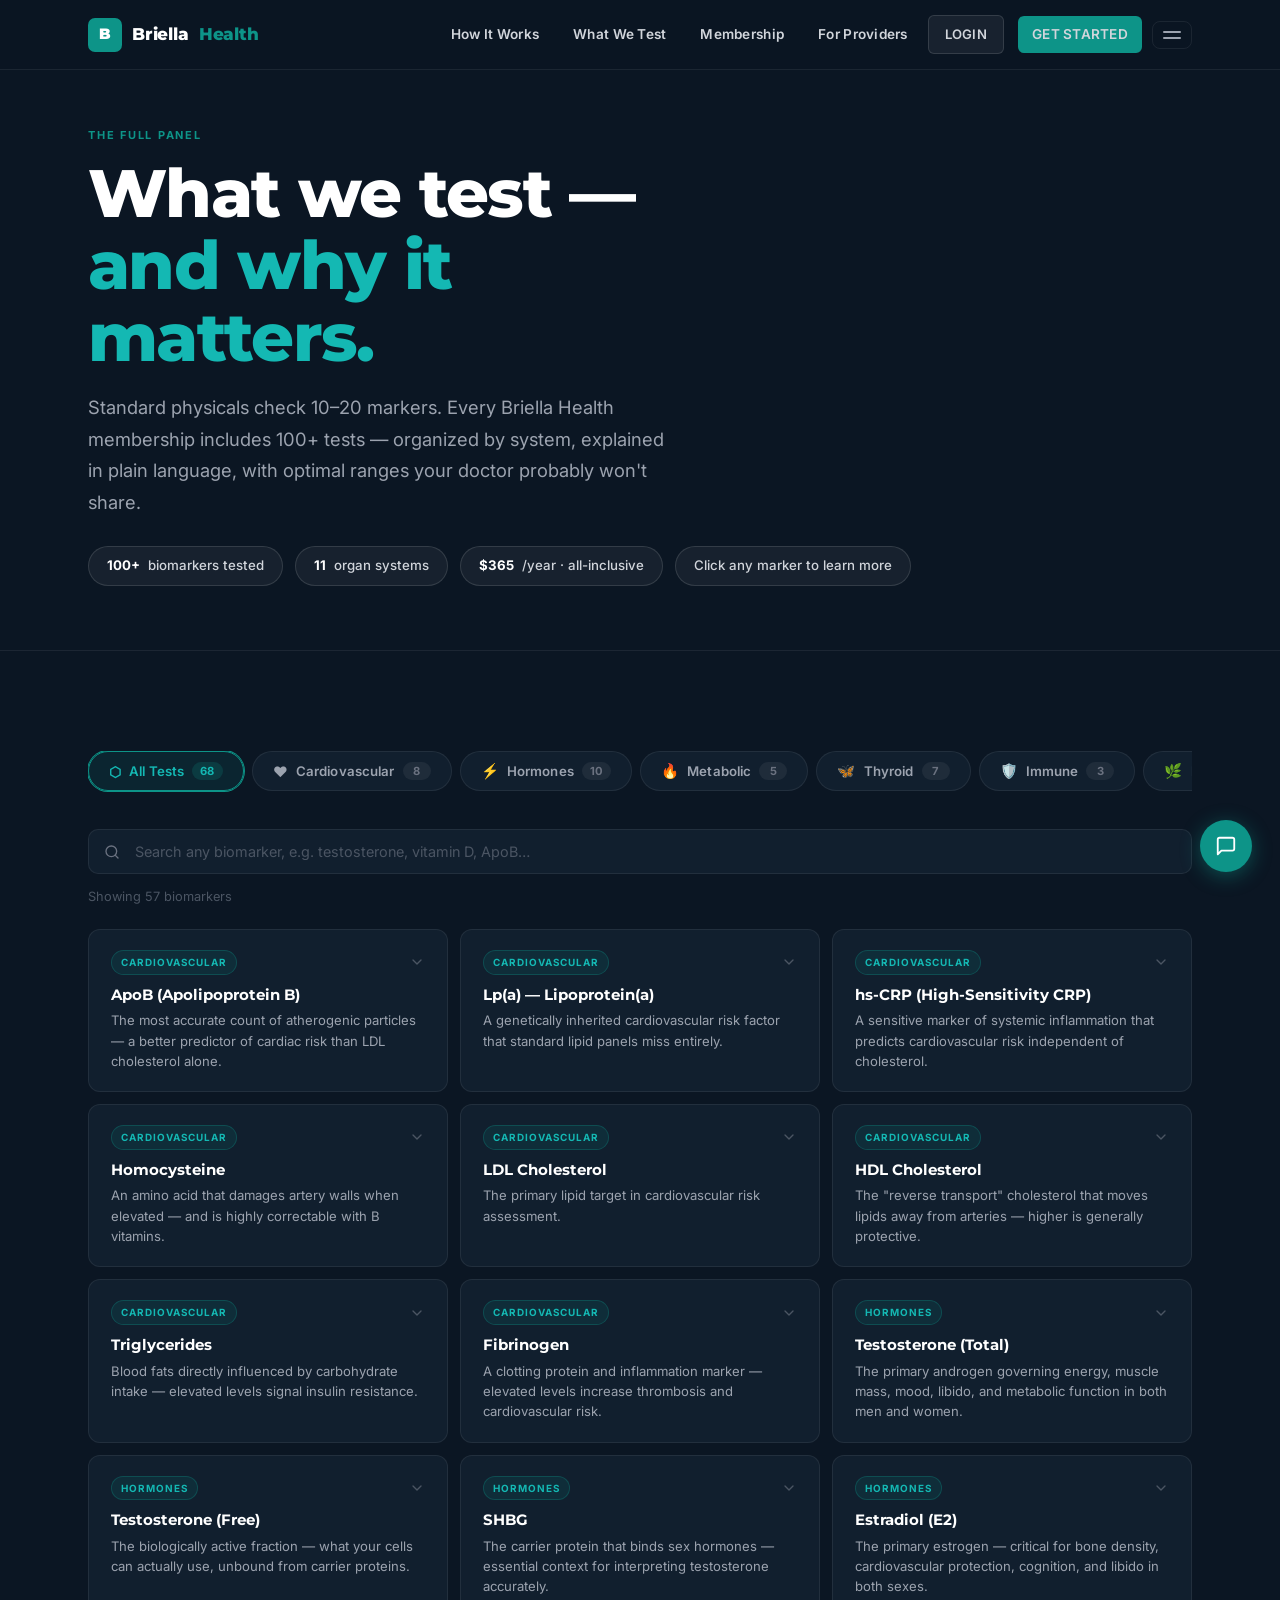
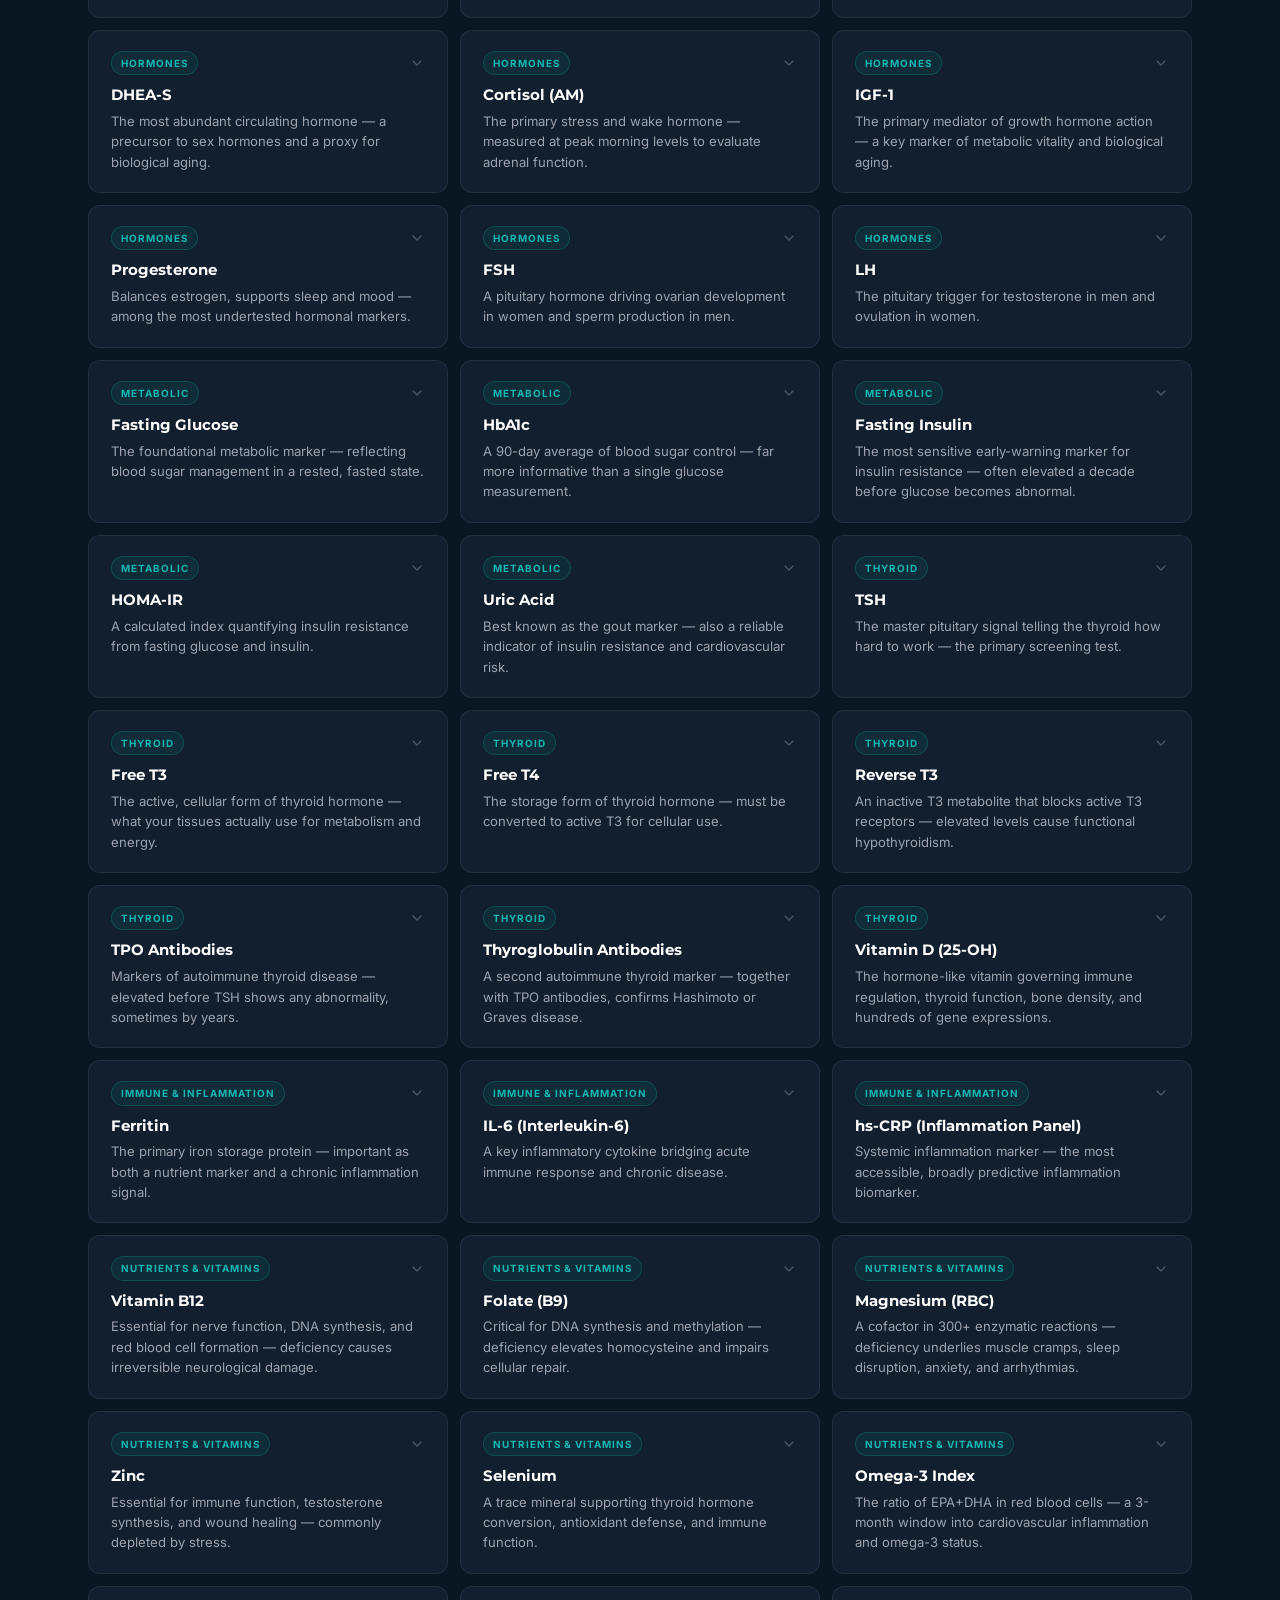
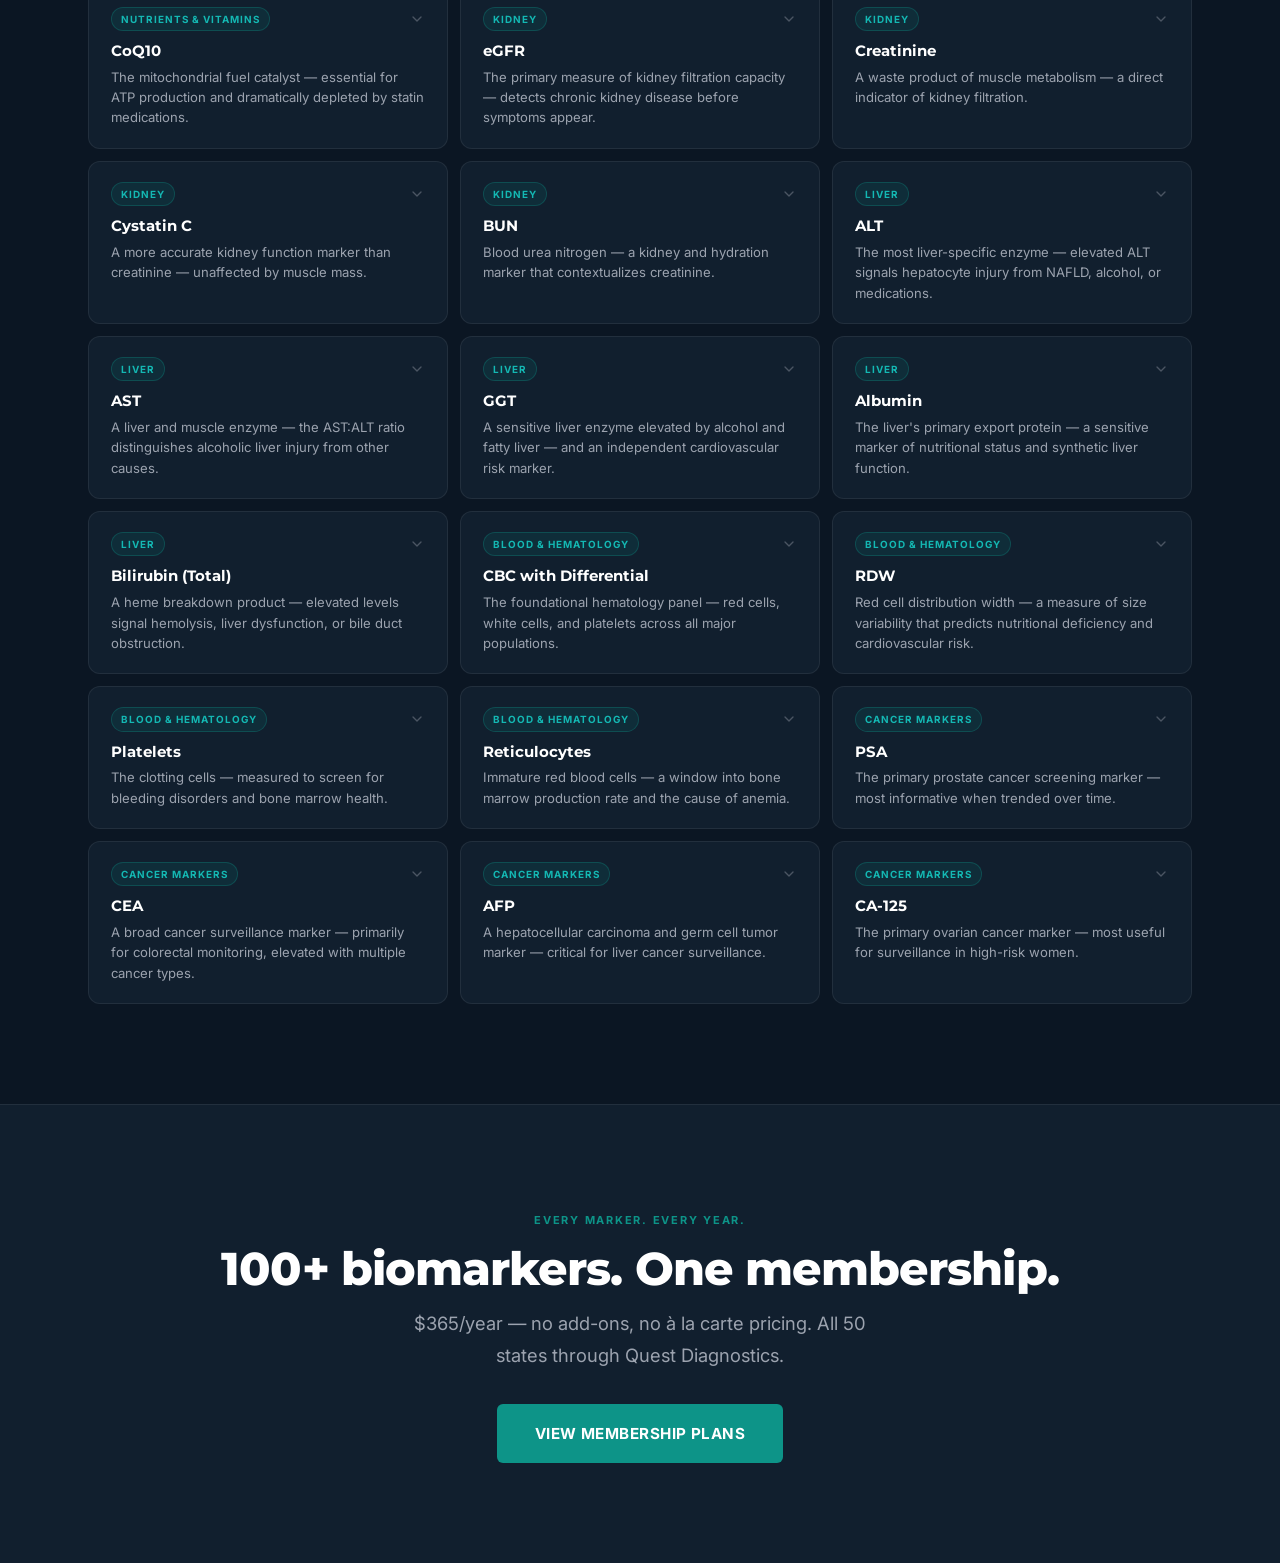
<file: biomarkers.html>
<!DOCTYPE html>
<html lang="en">
<head>
  <meta charset="UTF-8">
  <meta name="viewport" content="width=device-width, initial-scale=1.0">
  <title>Briella Health — What We Test</title>
  <meta name="description" content="Explore every biomarker in your Briella Health panel. 100+ tests across cardiovascular, hormones, thyroid, metabolic, immune, and more — with plain-language explanations and optimal ranges.">
  <link rel="stylesheet" href="styles.css">
  <link rel="preconnect" href="https://fonts.googleapis.com">
  <link rel="preconnect" href="https://fonts.gstatic.com" crossorigin>
  <style>
    /* ── Category Tab Bar ── */
    .cat-tabs-bar {
      display: flex;
      gap: 8px;
      overflow-x: auto;
      padding-bottom: 6px;
      margin-bottom: 32px;
      scrollbar-width: none;
      -webkit-overflow-scrolling: touch;
    }
    .cat-tabs-bar::-webkit-scrollbar { display: none; }
    .cat-tab {
      display: inline-flex;
      align-items: center;
      gap: 8px;
      padding: 10px 20px;
      border-radius: 100px;
      background: var(--bg-card);
      border: 1px solid var(--border);
      color: var(--gray-400);
      font-family: var(--font-body);
      font-size: 0.83rem;
      font-weight: 600;
      cursor: pointer;
      white-space: nowrap;
      transition: all 0.15s ease;
      letter-spacing: 0.01em;
    }
    .cat-tab:hover {
      border-color: var(--teal-border);
      color: var(--teal-light);
      background: var(--teal-dim);
    }
    .cat-tab.active {
      background: var(--teal-dim);
      border-color: var(--teal);
      color: var(--teal-light);
      box-shadow: 0 0 0 1px var(--teal);
    }
    .tab-icon { font-size: 0.9rem; }
    .tab-count {
      font-size: 0.7rem;
      font-weight: 700;
      background: rgba(255,255,255,0.06);
      color: var(--gray-500);
      padding: 2px 8px;
      border-radius: 100px;
      min-width: 28px;
      text-align: center;
      transition: all 0.15s;
    }
    .cat-tab.active .tab-count {
      background: rgba(13,148,136,0.2);
      color: var(--teal-light);
    }

    /* ── Search ── */
    .search-wrap {
      position: relative;
      margin-bottom: 12px;
    }
    .search-wrap svg {
      position: absolute;
      left: 16px;
      top: 50%;
      transform: translateY(-50%);
      pointer-events: none;
      stroke: var(--gray-500);
    }
    .bm-search-input {
      width: 100%;
      background: var(--bg-card);
      border: 1px solid var(--border);
      border-radius: 10px;
      padding: 13px 16px 13px 46px;
      color: var(--white);
      font-family: var(--font-body);
      font-size: 0.9rem;
      outline: none;
      transition: border-color 0.15s;
      box-sizing: border-box;
    }
    .bm-search-input:focus { border-color: var(--teal); }
    .bm-search-input::placeholder { color: var(--gray-600); }

    /* ── Count label ── */
    .bm-count-label {
      font-size: 0.8rem;
      color: var(--gray-600);
      margin-bottom: 20px;
    }

    /* ── Biomarker Grid ── */
    .bm-library-grid {
      display: grid;
      grid-template-columns: repeat(auto-fill, minmax(310px, 1fr));
      gap: 12px;
    }
    .bm-lib-card {
      background: var(--bg-card);
      border: 1px solid var(--border);
      border-radius: 12px;
      padding: 20px 22px;
      cursor: pointer;
      transition: border-color 0.18s, box-shadow 0.18s, transform 0.18s;
    }
    .bm-lib-card:hover {
      border-color: var(--teal-border);
      box-shadow: 0 4px 20px rgba(13,148,136,0.08);
      transform: translateY(-1px);
    }
    .bm-lib-card.expanded {
      border-color: var(--teal);
      box-shadow: 0 0 0 1px var(--teal), 0 8px 32px rgba(13,148,136,0.1);
    }
    .bm-lib-card-header {
      display: flex;
      justify-content: space-between;
      align-items: center;
      margin-bottom: 10px;
    }
    .bm-cat-tag {
      font-size: 0.62rem;
      font-weight: 700;
      letter-spacing: 0.1em;
      text-transform: uppercase;
      padding: 3px 9px;
      border-radius: 100px;
      background: var(--teal-dim);
      color: var(--teal-light);
      border: 1px solid var(--teal-border);
    }
    .bm-chevron {
      width: 16px;
      height: 16px;
      stroke: var(--gray-600);
      flex-shrink: 0;
      transition: transform 0.22s ease, stroke 0.18s;
    }
    .bm-lib-card.expanded .bm-chevron {
      transform: rotate(180deg);
      stroke: var(--teal);
    }
    .bm-lib-card h4 {
      font-size: 0.95rem;
      font-weight: 700;
      color: var(--white);
      margin-bottom: 6px;
      line-height: 1.3;
    }
    .bm-short {
      font-size: 0.83rem;
      color: var(--gray-400);
      line-height: 1.6;
      margin: 0;
    }
    .bm-detail {
      display: none;
      margin-top: 16px;
      padding-top: 16px;
      border-top: 1px solid var(--border);
    }
    .bm-detail.open { display: block; }
    .bm-why {
      font-size: 0.83rem;
      color: var(--gray-300);
      line-height: 1.7;
      margin-bottom: 16px;
    }
    .bm-ranges {
      display: grid;
      grid-template-columns: 1fr 1fr;
      gap: 10px;
    }
    .bm-range-item {
      background: rgba(255,255,255,0.03);
      border: 1px solid var(--border);
      border-radius: 8px;
      padding: 10px 12px;
    }
    .bm-range-item label {
      display: block;
      font-size: 0.6rem;
      font-weight: 700;
      text-transform: uppercase;
      letter-spacing: 0.08em;
      color: var(--gray-600);
      margin-bottom: 4px;
    }
    .bm-range-item span {
      font-size: 0.8rem;
      color: var(--gray-300);
      font-weight: 500;
    }
    .bm-range-item span.opt {
      color: var(--teal-light);
      font-weight: 700;
    }

    /* ── Hero stat pills ── */
    .hero-stat-row {
      display: flex;
      gap: 12px;
      flex-wrap: wrap;
      margin-top: 28px;
    }
    .hero-stat-pill {
      display: inline-flex;
      align-items: center;
      gap: 8px;
      background: rgba(255,255,255,0.05);
      border: 1px solid var(--border-strong);
      border-radius: 100px;
      padding: 8px 18px;
      font-size: 0.83rem;
      color: var(--gray-300);
      font-weight: 500;
    }
    .hero-stat-pill strong { color: var(--white); }

    @media (max-width: 768px) {
      .bm-library-grid { grid-template-columns: 1fr; }
      .bm-ranges { grid-template-columns: 1fr; }
    }
  </style>
</head>
<body>

<nav>
      <div class="nav-inner">
        <a href="index.html" class="nav-logo">
          <div class="logo-mark">B</div>
          Briella <span>Health</span>
        </a>
        <div class="nav-links" id="navLinks">
          <a href="how-it-works.html">How It Works</a>
          <a href="biomarkers.html">What We Test</a>
          <a href="membership.html">Membership</a>
          <a href="for-providers.html">For Providers</a>
          <a href="login.html" class="btn btn-ghost" style="font-size:0.82rem;padding:8px 16px;">Login</a>
          <a href="signup.html" class="btn btn-primary nav-cta">Get Started</a>
          <button class="nav-more-btn" id="navMoreBtn" onclick="toggleNavDropdown()" aria-label="More">
            <span class="more-bar"></span>
            <span class="more-bar"></span>
          </button>
        </div>
        <button class="nav-toggle" onclick="document.getElementById('navLinks').classList.toggle('open')" aria-label="Menu">
          <svg width="22" height="22" viewBox="0 0 24 24" fill="none" stroke="currentColor" stroke-width="2"><line x1="3" y1="6" x2="21" y2="6"/><line x1="3" y1="12" x2="21" y2="12"/><line x1="3" y1="18" x2="21" y2="18"/></svg>
        </button>
      </div>
      <div class="nav-dropdown" id="navDropdown">
        <div class="nav-dropdown-inner">
          <div class="nav-dropdown-cols">
            <div class="nav-dropdown-col">
              <div class="nav-dropdown-col-title">Explore</div>
              <a href="blog.html" class="nav-dropdown-link">
                <span class="nav-dropdown-label">Journal</span>
                <span class="nav-dropdown-desc">Physician-written health insights &amp; articles</span>
              </a>
              <a href="for-providers.html" class="nav-dropdown-link">
                <span class="nav-dropdown-label">For Providers</span>
                <span class="nav-dropdown-desc">Partner program for clinics &amp; practices</span>
              </a>
              <a href="mailto:hello@briellahealth.com" class="nav-dropdown-link">
                <span class="nav-dropdown-label">Contact Us</span>
                <span class="nav-dropdown-desc">hello@briellahealth.com</span>
              </a>
            </div>
            <div class="nav-dropdown-col">
              <div class="nav-dropdown-col-title">Quick Links</div>
              <a href="membership.html" class="nav-dropdown-link">
                <span class="nav-dropdown-label">Pricing</span>
                <span class="nav-dropdown-desc">$365/year — all-inclusive membership</span>
              </a>
              <a href="how-it-works.html" class="nav-dropdown-link">
                <span class="nav-dropdown-label">How It Works</span>
                <span class="nav-dropdown-desc">From sign-up to results in 3 steps</span>
              </a>
              <a href="signup.html" class="nav-dropdown-link">
                <span class="nav-dropdown-label">Gift a Membership</span>
                <span class="nav-dropdown-desc">Give the gift of comprehensive health data</span>
              </a>
            </div>
            <div class="nav-dropdown-col">
              <div class="nav-dropdown-card">
                <div class="eyebrow">Now Enrolling</div>
                <p class="nav-dropdown-card-title">100+ biomarkers.<br><em>$365/year.</em></p>
                <p class="nav-dropdown-card-body">No insurance required. HSA/FSA eligible. Quest Diagnostics nationwide.</p>
                <a href="signup.html" class="btn btn-primary" style="display:inline-block;">Get Started &rarr;</a>
              </div>
            </div>
          </div>
        </div>
      </div>
    </nav>

<!-- ===== HERO ===== -->
<section style="padding:120px 0 64px; border-bottom: 1px solid var(--border);">
  <div class="container">
    <div class="eyebrow">The Full Panel</div>
    <h1 style="max-width:640px; margin-bottom:18px;">What we test —<br><em style="font-style:normal; color:var(--teal-light);">and why it matters.</em></h1>
    <p class="lead" style="max-width:580px; margin-bottom:0; color:var(--gray-400);">Standard physicals check 10–20 markers. Every Briella Health membership includes 100+ tests — organized by system, explained in plain language, with optimal ranges your doctor probably won't share.</p>
    <div class="hero-stat-row">
      <div class="hero-stat-pill"><strong>100+</strong> biomarkers tested</div>
      <div class="hero-stat-pill"><strong>11</strong> organ systems</div>
      <div class="hero-stat-pill"><strong>$365</strong>/year · all-inclusive</div>
      <div class="hero-stat-pill">Click any marker to learn more</div>
    </div>
  </div>
</section>

<!-- ===== LIBRARY ===== -->
<section class="section">
  <div class="container">

    <!-- CATEGORY TAB BAR -->
    <div class="cat-tabs-bar" id="catTabs">
      <button class="cat-tab active" data-cat="all" onclick="setFilter('all',this)">
        <span class="tab-icon">⬡</span> All Tests <span class="tab-count" id="cnt-all">68</span>
      </button>
      <button class="cat-tab" data-cat="cardiovascular" onclick="setFilter('cardiovascular',this)">
        <span class="tab-icon">❤️</span> Cardiovascular <span class="tab-count" id="cnt-cardiovascular">—</span>
      </button>
      <button class="cat-tab" data-cat="hormones" onclick="setFilter('hormones',this)">
        <span class="tab-icon">⚡</span> Hormones <span class="tab-count" id="cnt-hormones">—</span>
      </button>
      <button class="cat-tab" data-cat="metabolic" onclick="setFilter('metabolic',this)">
        <span class="tab-icon">🔥</span> Metabolic <span class="tab-count" id="cnt-metabolic">—</span>
      </button>
      <button class="cat-tab" data-cat="thyroid" onclick="setFilter('thyroid',this)">
        <span class="tab-icon">🦋</span> Thyroid <span class="tab-count" id="cnt-thyroid">—</span>
      </button>
      <button class="cat-tab" data-cat="immune" onclick="setFilter('immune',this)">
        <span class="tab-icon">🛡️</span> Immune <span class="tab-count" id="cnt-immune">—</span>
      </button>
      <button class="cat-tab" data-cat="nutrients" onclick="setFilter('nutrients',this)">
        <span class="tab-icon">🌿</span> Nutrients <span class="tab-count" id="cnt-nutrients">—</span>
      </button>
      <button class="cat-tab" data-cat="kidney" onclick="setFilter('kidney',this)">
        <span class="tab-icon">💧</span> Kidney <span class="tab-count" id="cnt-kidney">—</span>
      </button>
      <button class="cat-tab" data-cat="liver" onclick="setFilter('liver',this)">
        <span class="tab-icon">🫁</span> Liver <span class="tab-count" id="cnt-liver">—</span>
      </button>
      <button class="cat-tab" data-cat="blood" onclick="setFilter('blood',this)">
        <span class="tab-icon">🩸</span> Blood <span class="tab-count" id="cnt-blood">—</span>
      </button>
      <button class="cat-tab" data-cat="cancer" onclick="setFilter('cancer',this)">
        <span class="tab-icon">🔬</span> Cancer Markers <span class="tab-count" id="cnt-cancer">—</span>
      </button>
    </div>

    <!-- SEARCH -->
    <div class="search-wrap">
      <svg width="16" height="16" viewBox="0 0 24 24" fill="none" stroke-width="2" stroke-linecap="round" stroke-linejoin="round">
        <circle cx="11" cy="11" r="8"/><path d="m21 21-4.35-4.35"/>
      </svg>
      <input class="bm-search-input" type="text" id="bmSearch" placeholder="Search any biomarker, e.g. testosterone, vitamin D, ApoB…" oninput="filterBiomarkers()">
    </div>

    <p class="bm-count-label" id="bmCountLabel"></p>
    <div class="bm-library-grid" id="bmGrid"></div>
  </div>
</section>

<!-- ===== BOTTOM CTA ===== -->
<section class="section" style="background:var(--bg-card); border-top:1px solid var(--border);">
  <div class="container" style="text-align:center;">
    <div class="eyebrow">Every marker. Every year.</div>
    <h2 style="margin-bottom:14px;">100+ biomarkers. One membership.</h2>
    <p class="lead" style="margin:0 auto 32px; max-width:460px; color:var(--gray-400);">$365/year — no add-ons, no à la carte pricing. All 50 states through Quest Diagnostics.</p>
    <a href="signup.html" class="btn btn-primary btn-lg">View Membership Plans</a>
  </div>
</section>

<!-- ===== LOGIN MODAL ===== -->
<div class="login-modal-overlay" id="loginModal" onclick="if(event.target===this)closeLoginModal()">
  <div class="login-modal">
    <button class="login-modal-close" onclick="closeLoginModal()">&#215;</button>
    <h3>Welcome back</h3>
    <p class="login-subtitle">Sign in to your Briella Health account</p>
    <div class="login-options">
      <a href="patient-portal.html" class="login-option">
        <div class="login-option-icon">🧬</div>
        <div><h4>I'm a Patient</h4><p>View your lab results, biomarker trends, and health insights</p></div>
      </a>
      <div class="login-divider">or</div>
      <a href="spa-portal.html" class="login-option">
        <div class="login-option-icon">🏥</div>
        <div><h4>I'm a Provider / Team</h4><p>Clinic, practice, or team — manage patients and view results</p></div>
      </a>
    </div>
  </div>
</div>

<script>
const catLabels = {
  cardiovascular:'Cardiovascular', hormones:'Hormones', metabolic:'Metabolic',
  thyroid:'Thyroid', immune:'Immune & Inflammation', nutrients:'Nutrients & Vitamins',
  kidney:'Kidney', liver:'Liver', blood:'Blood & Hematology', cancer:'Cancer Markers'
};

const biomarkers = [
  {id:'apoB',name:'ApoB (Apolipoprotein B)',cat:'cardiovascular',short:'The most accurate count of atherogenic particles — a better predictor of cardiac risk than LDL cholesterol alone.',why:'Unlike LDL-C, which measures cholesterol mass, ApoB directly counts every particle capable of depositing plaque. High ApoB predicts cardiovascular events even when standard LDL appears normal. Many cardiologists now consider it the primary lipid target.',std:'Rarely included in standard panels',opt:'< 80 mg/dL (< 60 if high risk)',unit:'mg/dL'},
  {id:'lpA',name:'Lp(a) — Lipoprotein(a)',cat:'cardiovascular',short:'A genetically inherited cardiovascular risk factor that standard lipid panels miss entirely.',why:'Lp(a) is an independent risk factor for heart attack, stroke, and aortic valve disease — largely determined by genetics, unaffected by diet or most medications. About 20% of the population has elevated levels and has no idea.',std:'Not included in standard panels',opt:'< 30 mg/dL',unit:'mg/dL'},
  {id:'hsCRP',name:'hs-CRP (High-Sensitivity CRP)',cat:'cardiovascular',short:'A sensitive marker of systemic inflammation that predicts cardiovascular risk independent of cholesterol.',why:'Chronic low-grade inflammation accelerates atherosclerosis. Levels above 3 mg/L double cardiovascular risk regardless of lipid status. hs-CRP can identify inflammation years before symptoms appear.',std:'< 3.0 mg/L (elevated)',opt:'< 1.0 mg/L',unit:'mg/L'},
  {id:'homocysteine',name:'Homocysteine',cat:'cardiovascular',short:'An amino acid that damages artery walls when elevated — and is highly correctable with B vitamins.',why:'Elevated homocysteine is an independent risk factor for heart disease, stroke, and cognitive decline. It responds well to B12, folate, and B6 supplementation — making early detection genuinely actionable.',std:'Not included in standard panels',opt:'< 8 µmol/L',unit:'µmol/L'},
  {id:'ldl',name:'LDL Cholesterol',cat:'cardiovascular',short:'The primary lipid target in cardiovascular risk assessment.',why:'LDL transports cholesterol to arterial walls. Persistently elevated LDL accelerates plaque formation. Context alongside ApoB and triglycerides matters significantly for true risk assessment.',std:'< 100 mg/dL',opt:'< 70 mg/dL',unit:'mg/dL'},
  {id:'hdl',name:'HDL Cholesterol',cat:'cardiovascular',short:'The "reverse transport" cholesterol that moves lipids away from arteries — higher is generally protective.',why:'HDL mediates reverse cholesterol transport, removing lipids from vessel walls. Low HDL is an independent cardiovascular risk factor. Very high HDL does not always confer additional protection.',std:'> 40 mg/dL (men)',opt:'> 60 mg/dL',unit:'mg/dL'},
  {id:'trig',name:'Triglycerides',cat:'cardiovascular',short:'Blood fats directly influenced by carbohydrate intake — elevated levels signal insulin resistance.',why:'Triglycerides are a sensitive marker of metabolic dysfunction. Levels above 150 mg/dL suggest early insulin resistance. The triglyceride-to-HDL ratio is a practical insulin resistance proxy.',std:'< 150 mg/dL',opt:'< 80 mg/dL',unit:'mg/dL'},
  {id:'fibrinogen',name:'Fibrinogen',cat:'cardiovascular',short:'A clotting protein and inflammation marker — elevated levels increase thrombosis and cardiovascular risk.',why:'Chronically elevated fibrinogen thickens blood, promotes clot formation, and predicts cardiovascular events. It responds to lifestyle modification and anti-inflammatory interventions.',std:'200–400 mg/dL',opt:'200–300 mg/dL',unit:'mg/dL'},
  {id:'testTotal',name:'Testosterone (Total)',cat:'hormones',short:'The primary androgen governing energy, muscle mass, mood, libido, and metabolic function in both men and women.',why:'Must be interpreted alongside free testosterone and SHBG. Low levels correlate with fatigue, low libido, muscle loss, insulin resistance, and depression. Optimal levels differ significantly from standard reference ranges.',std:'300–1000 ng/dL (men)',opt:'600–900 ng/dL (men)',unit:'ng/dL'},
  {id:'testFree',name:'Testosterone (Free)',cat:'hormones',short:'The biologically active fraction — what your cells can actually use, unbound from carrier proteins.',why:'Up to 98% of testosterone is bound and unavailable for tissue use. Normal total testosterone with low free testosterone is a common, clinically significant pattern that standard panels miss.',std:'5–21 ng/dL (men)',opt:'15–25 ng/dL (men)',unit:'ng/dL'},
  {id:'shbg',name:'SHBG',cat:'hormones',short:'The carrier protein that binds sex hormones — essential context for interpreting testosterone accurately.',why:'High SHBG reduces free testosterone availability despite normal total levels. Low SHBG (common in insulin resistance) can mask functional deficiency. The key to reading your androgen picture accurately.',std:'10–57 nmol/L (men)',opt:'20–40 nmol/L (men)',unit:'nmol/L'},
  {id:'estradiol',name:'Estradiol (E2)',cat:'hormones',short:'The primary estrogen — critical for bone density, cardiovascular protection, cognition, and libido in both sexes.',why:'In women, estradiol drives the cycle and protects bone and cardiovascular health. In men, produced via aromatization of testosterone — both too low and too high cause meaningful symptoms.',std:'15–350 pg/mL (women)',opt:'50–200 pg/mL (women, follicular)',unit:'pg/mL'},
  {id:'dheas',name:'DHEA-S',cat:'hormones',short:'The most abundant circulating hormone — a precursor to sex hormones and a proxy for biological aging.',why:'DHEA-S declines steadily with age, peaking in the late 20s. Low levels correlate with fatigue, immune dysfunction, and accelerated aging. It serves as a precursor for both testosterone and estrogen.',std:'35–430 µg/dL (men)',opt:'200–350 µg/dL (men)',unit:'µg/dL'},
  {id:'cortisol',name:'Cortisol (AM)',cat:'hormones',short:'The primary stress and wake hormone — measured at peak morning levels to evaluate adrenal function.',why:'Morning cortisol reflects adrenal reserve and circadian integrity. Chronically elevated cortisol suppresses testosterone, promotes fat storage, impairs sleep, and accelerates immune aging.',std:'6–23 µg/dL (AM)',opt:'12–20 µg/dL (AM)',unit:'µg/dL'},
  {id:'igf1',name:'IGF-1',cat:'hormones',short:'The primary mediator of growth hormone action — a key marker of metabolic vitality and biological aging.',why:'IGF-1 declines with age and reflects growth hormone output. Optimal levels support muscle synthesis, bone density, cognitive function, and cellular repair.',std:'75–200 ng/mL (age-dependent)',opt:'150–250 ng/mL',unit:'ng/mL'},
  {id:'progesterone',name:'Progesterone',cat:'hormones',short:'Balances estrogen, supports sleep and mood — among the most undertested hormonal markers.',why:'In women, deficiency causes irregular cycles, poor sleep, anxiety, and estrogen dominance. In men, it has neuroprotective effects as a testosterone precursor.',std:'Women (luteal): 5–20 ng/mL',opt:'Women (luteal): 10–25 ng/mL',unit:'ng/mL'},
  {id:'fsh',name:'FSH',cat:'hormones',short:'A pituitary hormone driving ovarian development in women and sperm production in men.',why:'Elevated FSH in women signals diminished ovarian reserve or menopause. In men, elevated FSH with low testosterone points to primary hypogonadism. Low FSH in both sexes indicates pituitary dysfunction.',std:'Women: 3–10 mIU/mL (follicular)',opt:'Context-dependent',unit:'mIU/mL'},
  {id:'lh',name:'LH',cat:'hormones',short:'The pituitary trigger for testosterone in men and ovulation in women.',why:'LH and FSH together define whether a hormone problem originates in the gonads or the pituitary — a distinction that changes treatment entirely.',std:'Women: 2–15 mIU/mL',opt:'Requires clinical context',unit:'mIU/mL'},
  {id:'glucose',name:'Fasting Glucose',cat:'metabolic',short:'The foundational metabolic marker — reflecting blood sugar management in a rested, fasted state.',why:'The "normal" cutoff of 100 mg/dL still leaves room for significant metabolic dysfunction. Optimal is below 85 mg/dL, where long-term risk curves begin to flatten.',std:'70–99 mg/dL (normal)',opt:'72–85 mg/dL',unit:'mg/dL'},
  {id:'hba1c',name:'HbA1c',cat:'metabolic',short:'A 90-day average of blood sugar control — far more informative than a single glucose measurement.',why:'HbA1c catches chronic hyperglycemia missed by a single glucose reading. Levels above 5.6% indicate prediabetes risk even within the conventional "normal" range.',std:'< 5.7% (normal)',opt:'4.8–5.4%',unit:'%'},
  {id:'insulin',name:'Fasting Insulin',cat:'metabolic',short:'The most sensitive early-warning marker for insulin resistance — often elevated a decade before glucose becomes abnormal.',why:'Insulin resistance drives type 2 diabetes, PCOS, weight gain, cardiovascular disease, and many cancers. Fasting glucose can remain normal while insulin is already chronically elevated.',std:'2–25 µIU/mL',opt:'2–6 µIU/mL',unit:'µIU/mL'},
  {id:'homaIR',name:'HOMA-IR',cat:'metabolic',short:'A calculated index quantifying insulin resistance from fasting glucose and insulin.',why:'HOMA-IR quantifies insulin resistance more meaningfully than either value alone. Above 2.0 suggests significant insulin resistance; above 2.9 is associated with metabolic syndrome.',std:'< 2.9',opt:'< 1.5',unit:'index'},
  {id:'uricAcid',name:'Uric Acid',cat:'metabolic',short:'Best known as the gout marker — also a reliable indicator of insulin resistance and cardiovascular risk.',why:'Hyperuricemia causes gout but also independently predicts metabolic syndrome, kidney disease, and cardiovascular events. Fructose and insulin resistance drive levels up even without dietary purine excess.',std:'2.5–7.5 mg/dL (men)',opt:'< 5.5 mg/dL',unit:'mg/dL'},
  {id:'tsh',name:'TSH',cat:'thyroid',short:'The master pituitary signal telling the thyroid how hard to work — the primary screening test.',why:'TSH is the most sensitive indicator of thyroid status. However, it alone misses conversion problems and autoimmune disease — the two most common thyroid issues in otherwise healthy adults.',std:'0.4–4.5 mIU/L',opt:'1.0–2.0 mIU/L',unit:'mIU/L'},
  {id:'freeT3',name:'Free T3',cat:'thyroid',short:'The active, cellular form of thyroid hormone — what your tissues actually use for metabolism and energy.',why:'T3 is four times more metabolically potent than T4. TSH and T4 can appear normal while T3 conversion is impaired — leaving patients with hypothyroid symptoms but "normal" labs. The most commonly missed thyroid problem.',std:'2.3–4.2 pg/mL',opt:'3.2–4.2 pg/mL',unit:'pg/mL'},
  {id:'freeT4',name:'Free T4',cat:'thyroid',short:'The storage form of thyroid hormone — must be converted to active T3 for cellular use.',why:'Normal T4 with low T3 suggests a conversion problem — often caused by chronic stress, nutrient deficiencies, or inflammation. A pattern invisible to standard thyroid screening.',std:'0.8–1.8 ng/dL',opt:'1.1–1.6 ng/dL',unit:'ng/dL'},
  {id:'reverseT3',name:'Reverse T3',cat:'thyroid',short:'An inactive T3 metabolite that blocks active T3 receptors — elevated levels cause functional hypothyroidism.',why:'Under chronic stress or caloric restriction, the body converts T4 to Reverse T3 instead of active T3, blocking T3 receptors. This causes hypothyroid symptoms with a normal TSH. Missed by every standard panel.',std:'9.2–24.1 ng/dL',opt:'< 15 ng/dL; Free T3:rT3 ratio > 20',unit:'ng/dL'},
  {id:'tpoAb',name:'TPO Antibodies',cat:'thyroid',short:'Markers of autoimmune thyroid disease — elevated before TSH shows any abnormality, sometimes by years.',why:'Anti-TPO antibodies diagnose Hashimoto thyroiditis — the most common autoimmune disease in the US. Identifying it early allows intervention before gland destruction progresses.',std:'< 35 IU/mL',opt:'< 10 IU/mL',unit:'IU/mL'},
  {id:'tgAb',name:'Thyroglobulin Antibodies',cat:'thyroid',short:'A second autoimmune thyroid marker — together with TPO antibodies, confirms Hashimoto or Graves disease.',why:'TgAb are present in 60–80% of Hashimoto patients. Testing both TPO and TgAb maximizes autoimmune thyroid detection.',std:'< 4 IU/mL',opt:'< 1 IU/mL',unit:'IU/mL'},
  {id:'vitD',name:'Vitamin D (25-OH)',cat:'thyroid',short:'The hormone-like vitamin governing immune regulation, thyroid function, bone density, and hundreds of gene expressions.',why:'Vitamin D deficiency impairs thyroid receptor sensitivity and worsens autoimmune thyroid disease. Over 40% of Americans are deficient. The standard "sufficient" cutoff of 30 ng/mL is too low for optimal function.',std:'30–100 ng/mL (sufficient)',opt:'60–80 ng/mL',unit:'ng/mL'},
  {id:'ferritin',name:'Ferritin',cat:'immune',short:'The primary iron storage protein — important as both a nutrient marker and a chronic inflammation signal.',why:'Low ferritin causes fatigue, hair loss, and poor cognitive function long before anemia develops. High ferritin signals iron overload or hidden chronic inflammation. Routinely missed at low-normal levels.',std:'12–300 ng/mL (men)',opt:'70–150 ng/mL (men); 50–100 ng/mL (women)',unit:'ng/mL'},
  {id:'il6',name:'IL-6 (Interleukin-6)',cat:'immune',short:'A key inflammatory cytokine bridging acute immune response and chronic disease.',why:'Chronically elevated IL-6 drives insulin resistance, muscle wasting, depression, and accelerated cognitive aging. A central biomarker in metabolic medicine and oncology.',std:'< 7 pg/mL',opt:'< 3 pg/mL',unit:'pg/mL'},
  {id:'hsCRP2',name:'hs-CRP (Inflammation Panel)',cat:'immune',short:'Systemic inflammation marker — the most accessible, broadly predictive inflammation biomarker.',why:'Elevated levels predict cardiovascular events, cancer progression, and metabolic dysfunction years before clinical diagnosis. Responsive to diet, sleep, exercise, and targeted supplementation.',std:'< 3 mg/L',opt:'< 1 mg/L',unit:'mg/L'},
  {id:'b12',name:'Vitamin B12',cat:'nutrients',short:'Essential for nerve function, DNA synthesis, and red blood cell formation — deficiency causes irreversible neurological damage.',why:'Common in vegans, metformin users, and those on acid suppressants. Serum B12 can appear adequate while functional deficiency exists — methylmalonic acid confirms.',std:'200–900 pg/mL',opt:'700–1000 pg/mL',unit:'pg/mL'},
  {id:'folate',name:'Folate (B9)',cat:'nutrients',short:'Critical for DNA synthesis and methylation — deficiency elevates homocysteine and impairs cellular repair.',why:'Folate drives methylation reactions throughout the body. MTHFR gene variants reduce folate conversion efficiency and require methylated supplementation.',std:'> 5.9 ng/mL',opt:'> 15 ng/mL',unit:'ng/mL'},
  {id:'magnesium',name:'Magnesium (RBC)',cat:'nutrients',short:'A cofactor in 300+ enzymatic reactions — deficiency underlies muscle cramps, sleep disruption, anxiety, and arrhythmias.',why:'Standard serum magnesium misses most deficiency — RBC magnesium is the functional measure. Deficiency impairs ATP production, insulin signaling, and vascular tone. Over 60% of Americans fall short.',std:'Serum: 1.7–2.2 mg/dL',opt:'RBC Mag: 5.5–7.0 mg/dL',unit:'mg/dL'},
  {id:'zinc',name:'Zinc',cat:'nutrients',short:'Essential for immune function, testosterone synthesis, and wound healing — commonly depleted by stress.',why:'Zinc deficiency suppresses immune function, reduces testosterone production, and impairs wound healing. A cofactor for 300+ enzymes. Stress, alcohol, and phytate-rich diets deplete it rapidly.',std:'60–130 µg/dL',opt:'90–115 µg/dL',unit:'µg/dL'},
  {id:'selenium',name:'Selenium',cat:'nutrients',short:'A trace mineral supporting thyroid hormone conversion, antioxidant defense, and immune function.',why:'Selenium is required for enzymes that convert T4 to active T3. Deficiency worsens Hashimoto thyroiditis and impairs fertility. Soil depletion has made deficiency more common than appreciated.',std:'70–150 ng/mL',opt:'110–130 ng/mL',unit:'ng/mL'},
  {id:'omega3',name:'Omega-3 Index',cat:'nutrients',short:'The ratio of EPA+DHA in red blood cells — a 3-month window into cardiovascular inflammation and omega-3 status.',why:'An Omega-3 Index below 4% doubles cardiac event risk. Achieving 8–12% through diet or supplementation reduces inflammation, triglycerides, and arrhythmia risk.',std:'> 4% (minimum)',opt:'8–12%',unit:'% of RBC fatty acids'},
  {id:'coq10',name:'CoQ10',cat:'nutrients',short:'The mitochondrial fuel catalyst — essential for ATP production and dramatically depleted by statin medications.',why:'CoQ10 declines with age and is blocked by statin drugs. Low CoQ10 causes muscle weakness, fatigue, and cardiac dysfunction. A critical marker for anyone on statins.',std:'0.5–1.7 µg/mL',opt:'1.0–2.0 µg/mL',unit:'µg/mL'},
  {id:'egfr',name:'eGFR',cat:'kidney',short:'The primary measure of kidney filtration capacity — detects chronic kidney disease before symptoms appear.',why:'Early CKD (eGFR 60–90) is asymptomatic and reversible with intervention. Tracking trends over time is more informative than any single value.',std:'> 60 mL/min/1.73m²',opt:'> 90 mL/min/1.73m²',unit:'mL/min/1.73m²'},
  {id:'creatinine',name:'Creatinine',cat:'kidney',short:'A waste product of muscle metabolism — a direct indicator of kidney filtration.',why:'Must be interpreted alongside eGFR and muscle mass. Rapid increases signal acute kidney injury even within the "normal" range.',std:'0.7–1.3 mg/dL (men)',opt:'0.8–1.1 mg/dL (men)',unit:'mg/dL'},
  {id:'cystatinC',name:'Cystatin C',cat:'kidney',short:'A more accurate kidney function marker than creatinine — unaffected by muscle mass.',why:'Cystatin C is produced at a constant rate and filtered exclusively by glomeruli. Unaffected by muscle mass, diet, or exercise — the gold standard for early CKD detection.',std:'0.62–1.15 mg/L',opt:'< 0.85 mg/L',unit:'mg/L'},
  {id:'bun',name:'BUN',cat:'kidney',short:'Blood urea nitrogen — a kidney and hydration marker that contextualizes creatinine.',why:'The BUN:creatinine ratio distinguishes kidney disease from dehydration or high protein intake. High BUN with normal creatinine often indicates dehydration rather than kidney disease.',std:'7–20 mg/dL',opt:'10–16 mg/dL',unit:'mg/dL'},
  {id:'alt',name:'ALT',cat:'liver',short:'The most liver-specific enzyme — elevated ALT signals hepatocyte injury from NAFLD, alcohol, or medications.',why:'Even mildly elevated ALT (> 30 U/L) within "normal" ranges predicts liver disease progression. The most sensitive and specific marker for early fatty liver disease.',std:'7–56 U/L',opt:'< 25 U/L (men); < 20 U/L (women)',unit:'U/L'},
  {id:'ast',name:'AST',cat:'liver',short:'A liver and muscle enzyme — the AST:ALT ratio distinguishes alcoholic liver injury from other causes.',why:'An AST:ALT ratio > 2:1 strongly suggests alcoholic hepatitis. Isolated AST elevation in athletes often reflects muscle, not liver, stress.',std:'10–40 U/L',opt:'< 25 U/L',unit:'U/L'},
  {id:'ggt',name:'GGT',cat:'liver',short:'A sensitive liver enzyme elevated by alcohol and fatty liver — and an independent cardiovascular risk marker.',why:'GGT is highly sensitive to alcohol consumption, even at modest levels. Elevated GGT independently predicts cardiovascular mortality and all-cause mortality.',std:'9–48 U/L (men)',opt:'< 20 U/L',unit:'U/L'},
  {id:'albumin',name:'Albumin',cat:'liver',short:"The liver's primary export protein — a sensitive marker of nutritional status and synthetic liver function.",why:"Albumin reflects the liver's capacity to synthesize protein. It declines in liver failure, malnutrition, and chronic inflammation. Low albumin is a powerful predictor of poor surgical outcomes.",std:'3.5–5.0 g/dL',opt:'4.2–5.0 g/dL',unit:'g/dL'},
  {id:'bilirubin',name:'Bilirubin (Total)',cat:'liver',short:'A heme breakdown product — elevated levels signal hemolysis, liver dysfunction, or bile duct obstruction.',why:'Elevated indirect bilirubin often reflects Gilbert syndrome (benign) or hemolysis. Elevated direct bilirubin suggests hepatocellular dysfunction or biliary obstruction. The pattern distinguishes the cause.',std:'0.2–1.2 mg/dL',opt:'0.3–0.9 mg/dL',unit:'mg/dL'},
  {id:'cbc',name:'CBC with Differential',cat:'blood',short:'The foundational hematology panel — red cells, white cells, and platelets across all major populations.',why:'CBC with differential gives a complete picture of blood cell populations. Anemia patterns point to specific deficiencies. White cell differentials distinguish viral from bacterial infection.',std:'Varies by component',opt:'All components within reference ranges',unit:'Multiple'},
  {id:'rdw',name:'RDW',cat:'blood',short:'Red cell distribution width — a measure of size variability that predicts nutritional deficiency and cardiovascular risk.',why:'Elevated RDW indicates mixed nutrient deficiency or chronic disease. High RDW is an independent predictor of cardiovascular mortality and all-cause mortality — a surprisingly powerful risk marker.',std:'11.5–14.5%',opt:'11.5–13.0%',unit:'%'},
  {id:'platelets',name:'Platelets',cat:'blood',short:'The clotting cells — measured to screen for bleeding disorders and bone marrow health.',why:'Low platelets cause bleeding risk; elevated platelets can indicate infection, iron deficiency, or a myeloproliferative disorder. Sensitive markers of spleen and bone marrow function.',std:'150,000–400,000 /µL',opt:'175,000–350,000 /µL',unit:'/µL'},
  {id:'reticulocytes',name:'Reticulocytes',cat:'blood',short:'Immature red blood cells — a window into bone marrow production rate and the cause of anemia.',why:'Reticulocyte count distinguishes underproduction anemia (bone marrow failure, deficiency) from increased destruction (hemolysis, bleeding). Essential for proper anemia workup.',std:'0.5–2.5%',opt:'1.0–2.0%',unit:'%'},
  {id:'psa',name:'PSA',cat:'cancer',short:'The primary prostate cancer screening marker — most informative when trended over time.',why:'PSA rises with cancer, BPH, infection, and inflammation. A single value is less informative than PSA velocity. Elevated PSA warrants further evaluation — not automatic intervention.',std:'< 4.0 ng/mL',opt:'< 1.5 ng/mL (men under 50); trend matters most',unit:'ng/mL'},
  {id:'cea',name:'CEA',cat:'cancer',short:'A broad cancer surveillance marker — primarily for colorectal monitoring, elevated with multiple cancer types.',why:'CEA is elevated in colorectal, lung, breast, gastric, and pancreatic cancers. Most valuable as a surveillance tool after cancer treatment and for trending over time.',std:'< 3.0 ng/mL (non-smokers)',opt:'< 2.5 ng/mL',unit:'ng/mL'},
  {id:'afp',name:'AFP',cat:'cancer',short:'A hepatocellular carcinoma and germ cell tumor marker — critical for liver cancer surveillance.',why:'Elevated AFP in adults signals hepatocellular carcinoma (HCC) or testicular germ cell tumors. Particularly important for those with metabolic liver disease, hepatitis B/C, or cirrhosis.',std:'< 10 ng/mL',opt:'< 5 ng/mL',unit:'ng/mL'},
  {id:'ca125',name:'CA-125',cat:'cancer',short:'The primary ovarian cancer marker — most useful for surveillance in high-risk women.',why:'CA-125 is elevated in 80% of advanced ovarian cancers. Most clinically useful in women with a known risk history and as a post-treatment surveillance tool.',std:'< 35 U/mL',opt:'< 20 U/mL',unit:'U/mL'}
];

// Count by category and update tab counts
const catCounts = {};
biomarkers.forEach(b => { catCounts[b.cat] = (catCounts[b.cat]||0)+1; });
Object.entries(catCounts).forEach(([cat,n]) => {
  const el = document.getElementById('cnt-'+cat);
  if(el) el.textContent = n;
});

let activeFilter = 'all';

function renderBiomarkers(list) {
  const grid = document.getElementById('bmGrid');
  const label = document.getElementById('bmCountLabel');
  label.textContent = `Showing ${list.length} biomarker${list.length!==1?'s':''}`;
  if(!list.length){
    grid.innerHTML='<div style="color:var(--gray-600);font-size:0.9rem;grid-column:1/-1;padding:48px 0;text-align:center;">No biomarkers match your search.</div>';
    return;
  }
  grid.innerHTML = list.map(b=>`
    <div class="bm-lib-card" id="card-${b.id}" onclick="toggleCard('${b.id}')">
      <div class="bm-lib-card-header">
        <span class="bm-cat-tag">${catLabels[b.cat]||b.cat}</span>
        <svg class="bm-chevron" viewBox="0 0 24 24" fill="none" stroke-width="2" stroke-linecap="round" stroke-linejoin="round"><polyline points="6 9 12 15 18 9"/></svg>
      </div>
      <h4>${b.name}</h4>
      <p class="bm-short">${b.short}</p>
      <div class="bm-detail" id="detail-${b.id}">
        <p class="bm-why">${b.why}</p>
        <div class="bm-ranges">
          <div class="bm-range-item"><label>Standard Range</label><span>${b.std}</span></div>
          <div class="bm-range-item"><label>Optimal Range</label><span class="opt">${b.opt}</span></div>
        </div>
      </div>
    </div>
  `).join('');
}

function toggleCard(id){
  const card=document.getElementById('card-'+id);
  const detail=document.getElementById('detail-'+id);
  card.classList.toggle('expanded');
  detail.classList.toggle('open');
}

function filterBiomarkers(){
  const q=document.getElementById('bmSearch').value.toLowerCase().trim();
  let list=activeFilter==='all'?biomarkers:biomarkers.filter(b=>b.cat===activeFilter);
  if(q) list=list.filter(b=>b.name.toLowerCase().includes(q)||b.short.toLowerCase().includes(q)||b.why.toLowerCase().includes(q));
  renderBiomarkers(list);
}

function setFilter(cat,el){
  activeFilter=cat;
  document.querySelectorAll('.cat-tab').forEach(c=>c.classList.remove('active'));
  el.classList.add('active');
  document.getElementById('bmSearch').value='';
  filterBiomarkers();
}

function openLoginModal(){document.getElementById('loginModal').classList.add('open');document.body.style.overflow='hidden';}
function closeLoginModal(){document.getElementById('loginModal').classList.remove('open');document.body.style.overflow='';}
document.addEventListener('keydown',e=>{if(e.key==='Escape')closeLoginModal();});

renderBiomarkers(biomarkers);
</script>


<!-- ===== FLOATING HELP ===== -->
<style>
/* ===== HELP BUTTON (inline) ===== */
.help-btn{position:fixed;bottom:28px;right:28px;width:52px;height:52px;border-radius:50%;background:#0d9488;color:#fff;border:none;cursor:pointer;box-shadow:0 4px 20px rgba(13,148,136,0.45);z-index:9000;transition:background .15s,transform .15s;display:flex;align-items:center;justify-content:center;}
.help-btn:hover{background:#14b8b3;transform:scale(1.08);}
.help-overlay{position:fixed;bottom:92px;right:28px;z-index:9001;opacity:0;pointer-events:none;transform:translateY(12px) scale(.97);transition:all .22s ease;width:300px;}
.help-overlay.open{opacity:1;pointer-events:all;transform:translateY(0) scale(1);}
.help-panel{background:#111f2e;border:1px solid rgba(255,255,255,0.12);border-radius:16px;padding:24px;box-shadow:0 20px 60px rgba(0,0,0,.55);}
.help-panel-header{display:flex;justify-content:space-between;align-items:center;margin-bottom:16px;}
.help-panel-title{font-weight:700;font-size:.95rem;color:#fff;}
.help-panel-close{background:none;border:none;color:#6b7280;font-size:1.4rem;cursor:pointer;line-height:1;padding:0;}
.help-panel-close:hover{color:#fff;}
.help-links-list{display:flex;flex-direction:column;gap:8px;margin-bottom:20px;}
.help-link{display:block;padding:10px 14px;background:rgba(255,255,255,0.04);border:1px solid rgba(255,255,255,0.08);border-radius:9px;font-size:.82rem;color:#d1d5db;text-decoration:none;transition:all .15s;}
.help-link:hover{border-color:rgba(13,148,136,0.4);color:#14b8b3;background:rgba(13,148,136,0.08);}
.help-divider{border:none;border-top:1px solid rgba(255,255,255,0.07);margin:16px 0;}
.help-email-btn{display:block;width:100%;padding:11px;border-radius:9px;background:#0d9488;color:#fff;text-align:center;text-decoration:none;font-weight:700;font-size:.85rem;transition:background .15s;}
.help-email-btn:hover{background:#14b8b3;}
</style>
<button class="help-btn" onclick="toggleHelpPanel()" aria-label="Chat with us">
  <svg width="22" height="22" viewBox="0 0 24 24" fill="none" stroke="currentColor" stroke-width="2" stroke-linecap="round" stroke-linejoin="round">
    <path d="M21 15a2 2 0 0 1-2 2H7l-4 4V5a2 2 0 0 1 2-2h14a2 2 0 0 1 2 2z"/>
  </svg>
</button>
<div class="help-overlay" id="helpOverlay">
  <div class="help-panel">
    <div class="help-panel-header">
      <span class="help-panel-title">How can we help?</span>
      <button class="help-panel-close" onclick="toggleHelpPanel()">&#215;</button>
    </div>
    <div class="help-links-list">
      <a href="how-it-works.html" class="help-link">How does Briella Health work?</a>
      <a href="biomarkers.html" class="help-link">What biomarkers do you test?</a>
      <a href="membership.html" class="help-link">What&#39;s included in my membership?</a>
      <a href="membership.html" class="help-link">Can I use my HSA or FSA?</a>
      <a href="signup.html" class="help-link">Create a new account</a>
      <a href="login.html" class="help-link">Log in to my account</a>
    </div>
    <hr class="help-divider">
    <p style="font-size:.78rem;color:#9ca3af;text-align:center;margin-bottom:12px;">Still have a question?</p>
    <a href="mailto:hello@briellahealth.com" class="help-email-btn">Email Us</a>
    <p style="font-size:.72rem;color:#6b7280;text-align:center;margin-top:10px;">We typically respond within 1 business day.</p>
  </div>
</div>
<script>
(function(){
  function toggleHelpPanel(){
    var o=document.getElementById('helpOverlay');
    if(o) o.classList.toggle('open');
  }
  window.toggleHelpPanel=toggleHelpPanel;
  document.addEventListener('keydown',function(e){if(e.key==='Escape'){var o=document.getElementById('helpOverlay');if(o)o.classList.remove('open');}});
})();
</script>

    <script>
    /* ---- Nav dropdown ---- */
    function toggleNavDropdown() {
      var dd = document.getElementById('navDropdown');
      var btn = document.getElementById('navMoreBtn');
      if (!dd) return;
      var isOpen = dd.classList.contains('open');
      dd.classList.toggle('open', !isOpen);
      btn.classList.toggle('open', !isOpen);
    }
    document.addEventListener('click', function(e) {
      var btn = document.getElementById('navMoreBtn');
      var dd  = document.getElementById('navDropdown');
      if (!btn || !dd) return;
      if (!btn.contains(e.target) && !dd.contains(e.target)) {
        dd.classList.remove('open');
        btn.classList.remove('open');
      }
    });
    document.addEventListener('keydown', function(e) {
      if (e.key === 'Escape') {
        var dd  = document.getElementById('navDropdown');
        var btn = document.getElementById('navMoreBtn');
        if (dd) dd.classList.remove('open');
        if (btn) btn.classList.remove('open');
      }
    });
    </script>
  </body>
</html>
</file>
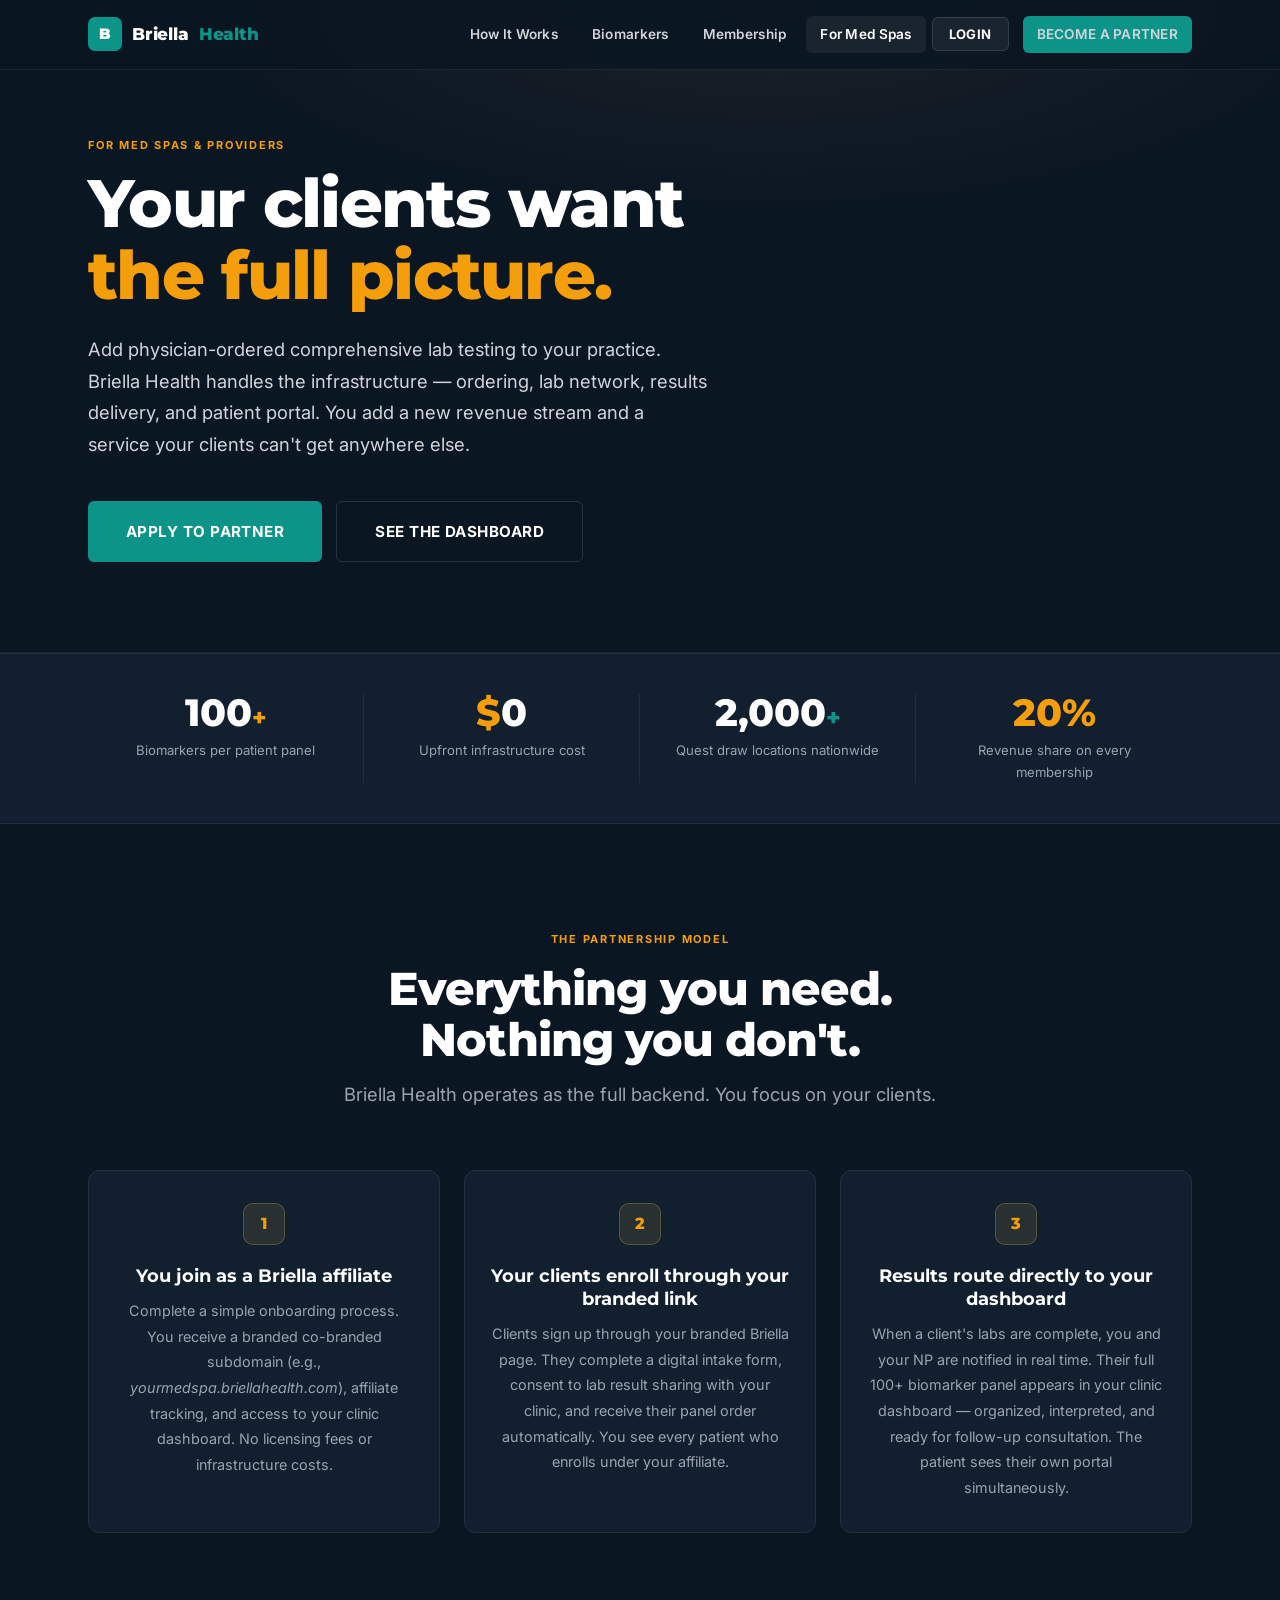
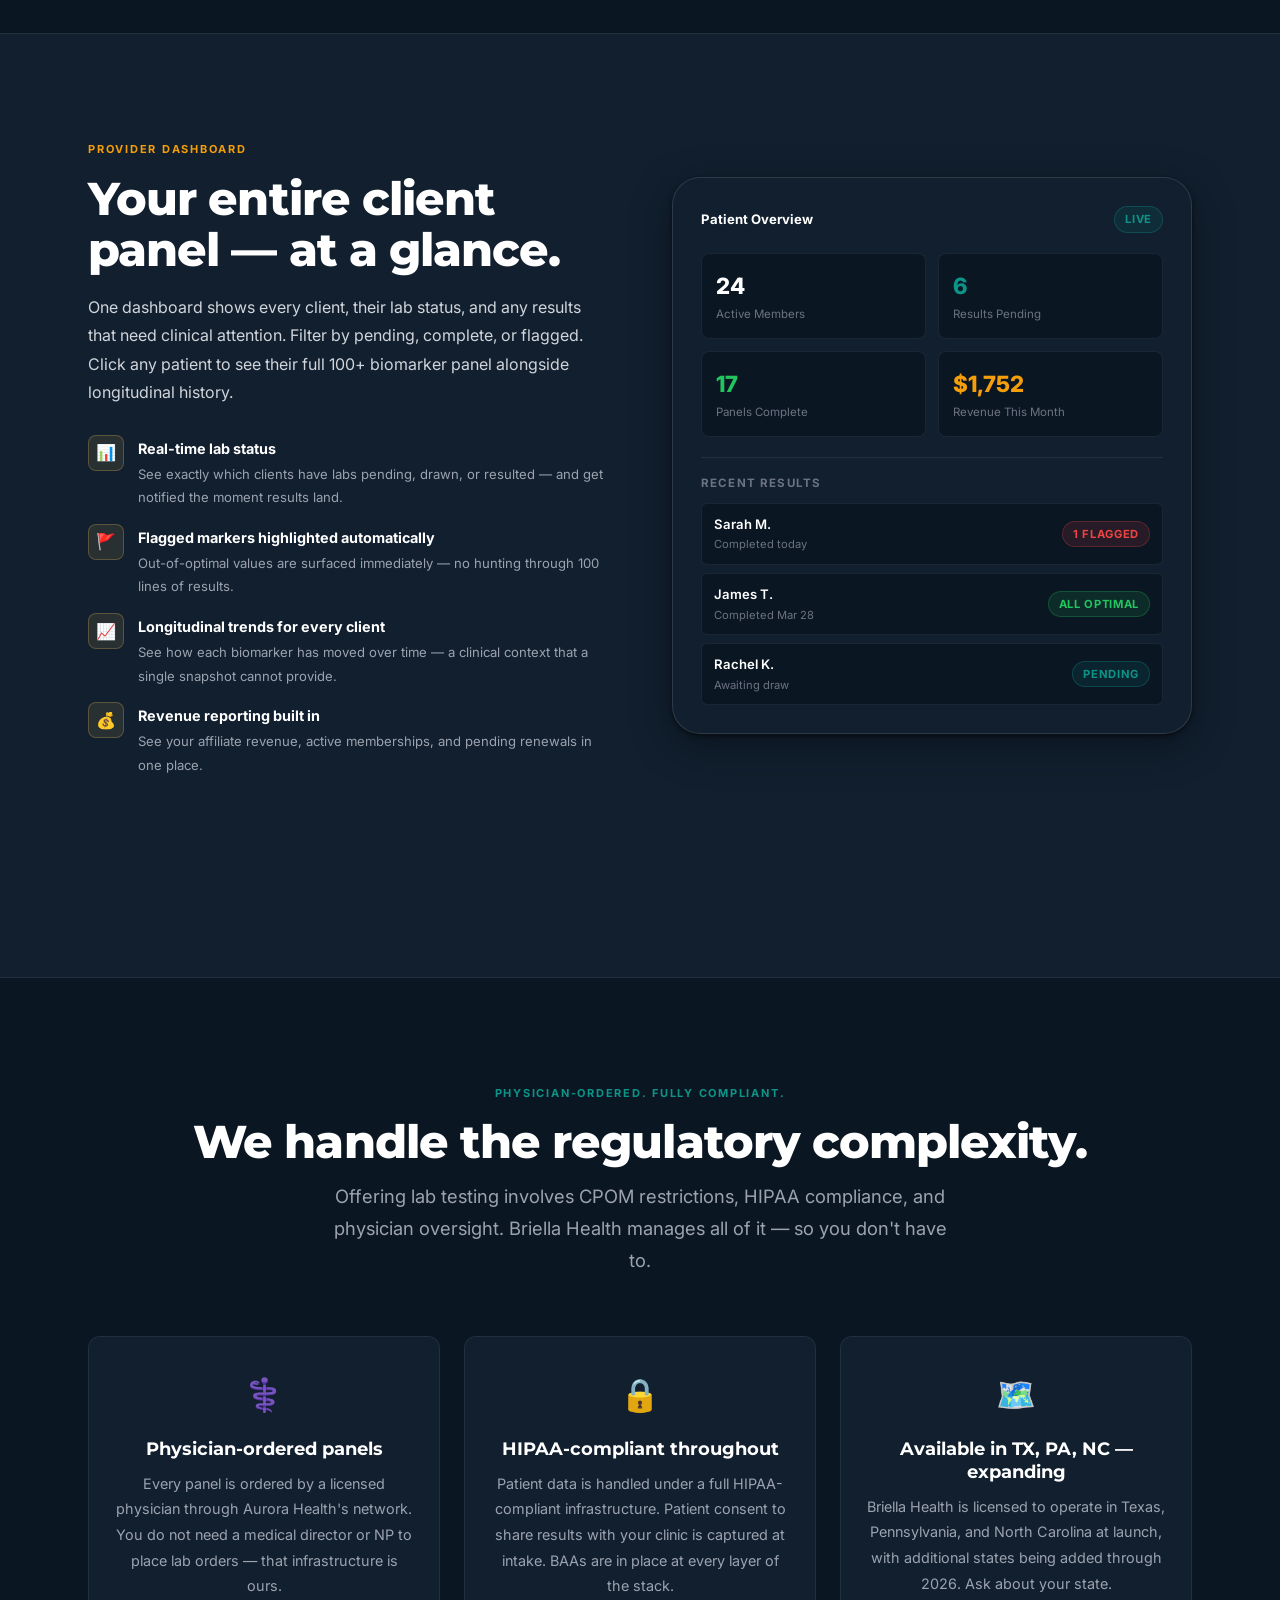
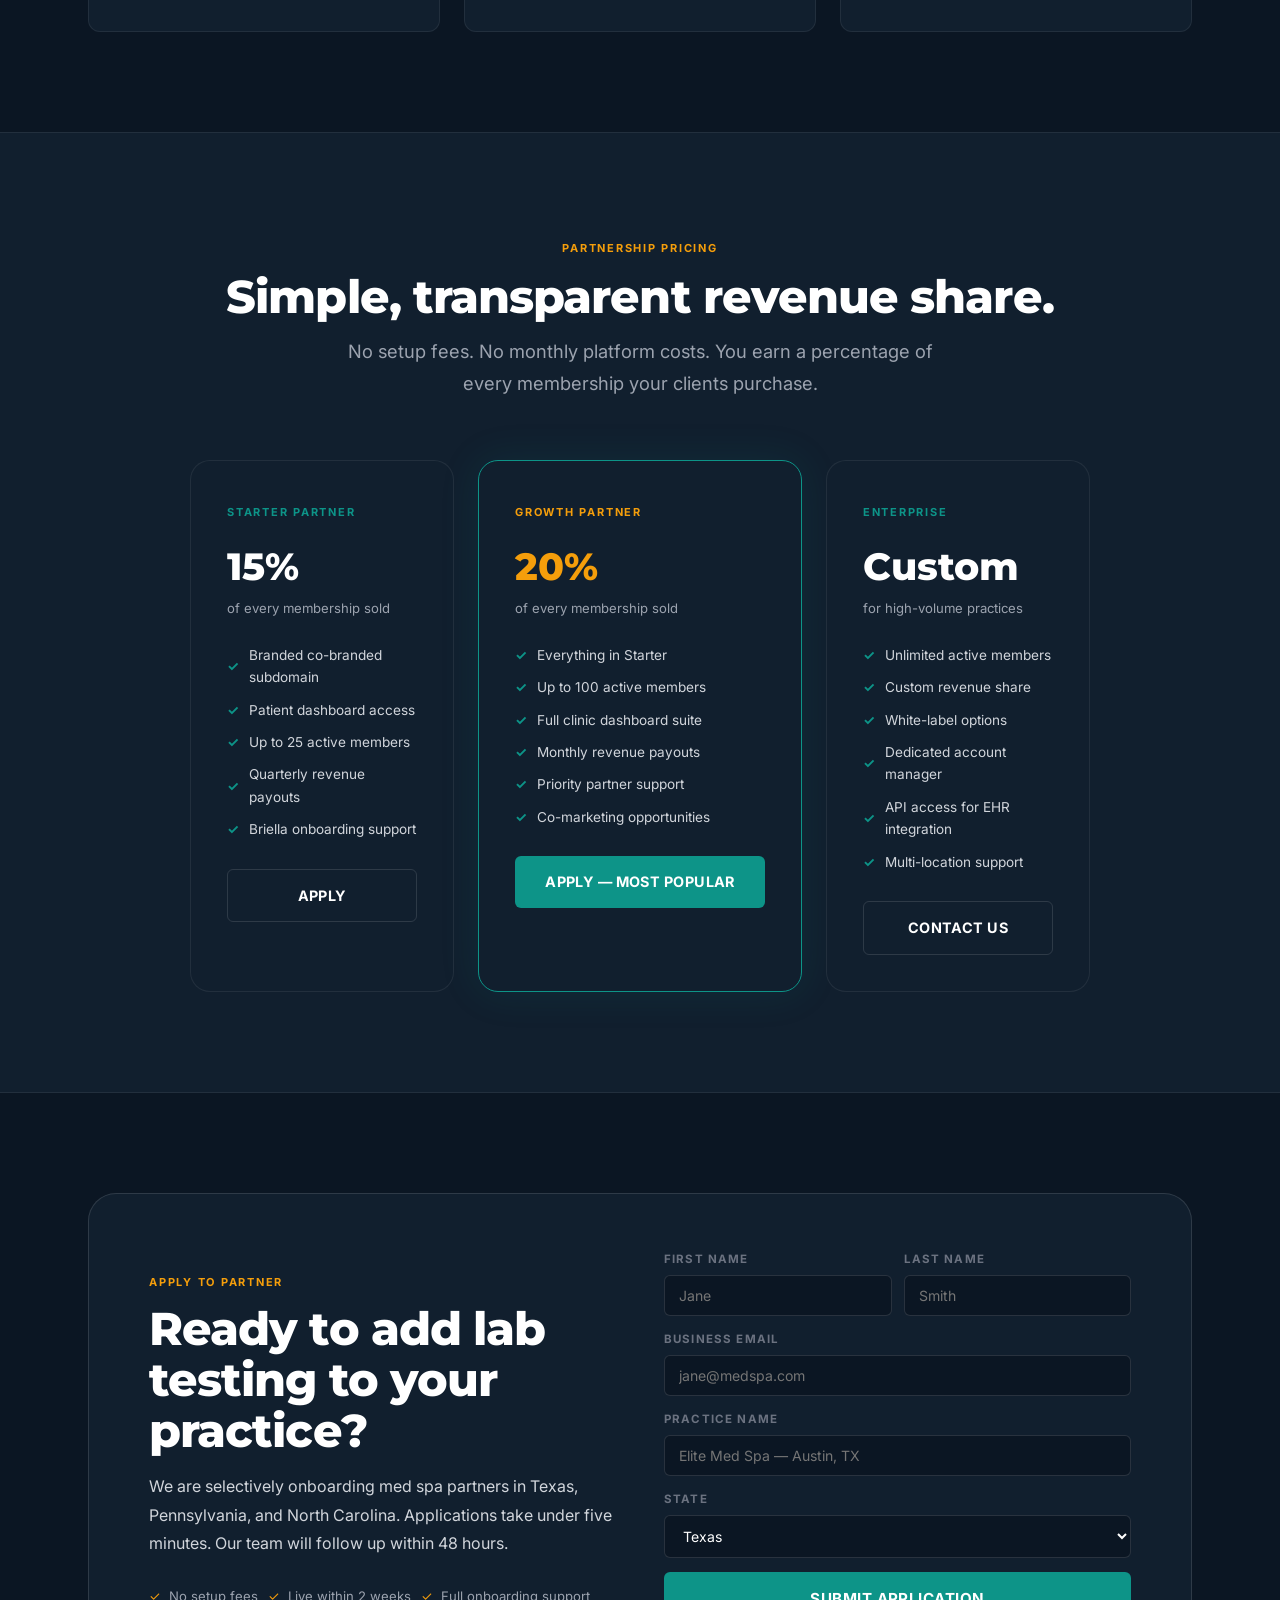
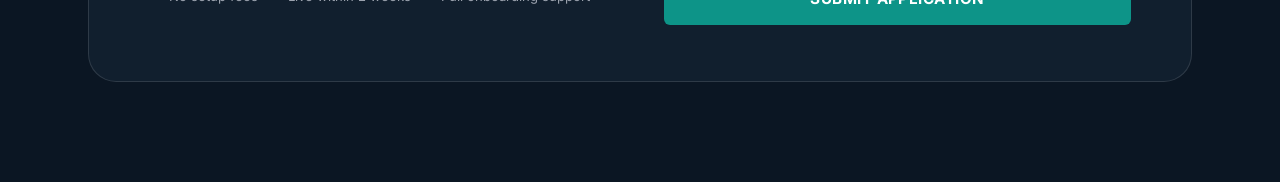
<file: for-med-spas.html>
<!DOCTYPE html>
<html lang="en">
<head>
  <meta charset="UTF-8">
  <meta name="viewport" content="width=device-width, initial-scale=1.0">
  <title>Briella Health — For Med Spas &amp; Providers</title>
  <meta name="description" content="Offer physician-ordered comprehensive lab testing under your brand. Briella Health gives med spas a full lab platform, patient dashboard, and revenue share — no infrastructure required.">
  <link rel="stylesheet" href="styles.css">
  <link rel="preconnect" href="https://fonts.googleapis.com">
  <link rel="preconnect" href="https://fonts.gstatic.com" crossorigin>
</head>
<body>

<!-- NAV -->
<nav>
  <div class="nav-inner">
    <a href="index.html" class="nav-logo">
      <div class="logo-mark">B</div>
      Briella <span>Health</span>
    </a>
    <div class="nav-links" id="navLinks">
      <a href="how-it-works.html">How It Works</a>
      <a href="biomarkers.html">Biomarkers</a>
      <a href="membership.html">Membership</a>
      <a href="for-med-spas.html" class="active">For Med Spas</a>
      <button onclick="openLoginModal()" class="btn btn-ghost" style="font-size:0.82rem;padding:8px 16px;">Login</button>
      <a href="#partner" class="btn btn-primary nav-cta">Become a Partner</a>
    </div>
    <button class="nav-toggle" onclick="document.getElementById('navLinks').classList.toggle('open')" aria-label="Menu">
      <svg width="22" height="22" viewBox="0 0 24 24" fill="none" stroke="currentColor" stroke-width="2"><line x1="3" y1="6" x2="21" y2="6"/><line x1="3" y1="12" x2="21" y2="12"/><line x1="3" y1="18" x2="21" y2="18"/></svg>
    </button>
  </div>
</nav>

<!-- HERO -->
<section style="padding:130px 0 90px;position:relative;overflow:hidden;border-bottom:1px solid var(--border);">
  <div style="position:absolute;inset:0;background:radial-gradient(ellipse 70% 50% at 60% 0%,rgba(212,168,83,0.08) 0%,transparent 65%);pointer-events:none;"></div>
  <div class="container">
    <div style="max-width:680px;">
      <div class="eyebrow" style="color:var(--gold);">For Med Spas &amp; Providers</div>
      <h1 style="margin-bottom:22px;">Your clients want<br><em style="font-style:normal;color:var(--gold);">the full picture.</em></h1>
      <p class="lead" style="margin-bottom:40px;">Add physician-ordered comprehensive lab testing to your practice. Briella Health handles the infrastructure — ordering, lab network, results delivery, and patient portal. You add a new revenue stream and a service your clients can't get anywhere else.</p>
      <div style="display:flex;gap:14px;flex-wrap:wrap;">
        <a href="#partner" class="btn btn-primary btn-lg">Apply to Partner</a>
        <a href="spa-portal.html" class="btn btn-outline btn-lg">See the Dashboard</a>
      </div>
    </div>
  </div>
</section>

<!-- STAT BAR -->
<div class="stat-bar">
  <div class="container">
    <div class="stat-grid">
      <div class="stat-item">
        <div class="stat-value">100<span style="font-size:1.5rem;color:var(--gold)">+</span></div>
        <div class="stat-label">Biomarkers per patient panel</div>
      </div>
      <div class="stat-item">
        <div class="stat-value"><span style="color:var(--gold);">$</span>0</div>
        <div class="stat-label">Upfront infrastructure cost</div>
      </div>
      <div class="stat-item">
        <div class="stat-value">2,000<span style="font-size:1.5rem">+</span></div>
        <div class="stat-label">Quest draw locations nationwide</div>
      </div>
      <div class="stat-item">
        <div class="stat-value" style="color:var(--gold);">20%</div>
        <div class="stat-label">Revenue share on every membership</div>
      </div>
    </div>
  </div>
</div>

<!-- HOW IT WORKS FOR SPAS -->
<section class="section">
  <div class="container">
    <div class="section-header centered">
      <div class="eyebrow" style="color:var(--gold);">The Partnership Model</div>
      <h2>Everything you need.<br>Nothing you don't.</h2>
      <p class="lead">Briella Health operates as the full backend. You focus on your clients.</p>
    </div>
    <div class="steps-grid">
      <div class="step-card" style="text-align:center;">
        <div class="step-number" style="background:rgba(212,168,83,0.12);border-color:rgba(212,168,83,0.3);color:var(--gold);margin:0 auto 20px;">1</div>
        <h3>You join as a Briella affiliate</h3>
        <p>Complete a simple onboarding process. You receive a branded co-branded subdomain (e.g., <em>yourmedspa.briellahealth.com</em>), affiliate tracking, and access to your clinic dashboard. No licensing fees or infrastructure costs.</p>
      </div>
      <div class="step-card" style="text-align:center;">
        <div class="step-number" style="background:rgba(212,168,83,0.12);border-color:rgba(212,168,83,0.3);color:var(--gold);margin:0 auto 20px;">2</div>
        <h3>Your clients enroll through your branded link</h3>
        <p>Clients sign up through your branded Briella page. They complete a digital intake form, consent to lab result sharing with your clinic, and receive their panel order automatically. You see every patient who enrolls under your affiliate.</p>
      </div>
      <div class="step-card" style="text-align:center;">
        <div class="step-number" style="background:rgba(212,168,83,0.12);border-color:rgba(212,168,83,0.3);color:var(--gold);margin:0 auto 20px;">3</div>
        <h3>Results route directly to your dashboard</h3>
        <p>When a client's labs are complete, you and your NP are notified in real time. Their full 100+ biomarker panel appears in your clinic dashboard — organized, interpreted, and ready for follow-up consultation. The patient sees their own portal simultaneously.</p>
      </div>
    </div>
  </div>
</section>

<!-- WHAT YOUR DASHBOARD INCLUDES -->
<section class="section" style="background:var(--bg-card);border-top:1px solid var(--border);border-bottom:1px solid var(--border);">
  <div class="container">
    <div class="feature-row">
      <div>
        <div class="eyebrow" style="color:var(--gold);">Provider Dashboard</div>
        <h2 style="margin-bottom:18px;">Your entire client panel — at a glance.</h2>
        <p style="margin-bottom:28px;color:var(--gray-300);">One dashboard shows every client, their lab status, and any results that need clinical attention. Filter by pending, complete, or flagged. Click any patient to see their full 100+ biomarker panel alongside longitudinal history.</p>
        <div style="display:flex;flex-direction:column;gap:14px;">
          <div style="display:flex;align-items:flex-start;gap:14px;">
            <div style="width:36px;height:36px;background:rgba(212,168,83,0.12);border:1px solid rgba(212,168,83,0.3);border-radius:8px;display:flex;align-items:center;justify-content:center;font-size:1rem;flex-shrink:0;">📊</div>
            <div><strong style="font-size:0.9rem;">Real-time lab status</strong><p style="font-size:0.82rem;color:var(--gray-400);margin-top:2px;">See exactly which clients have labs pending, drawn, or resulted — and get notified the moment results land.</p></div>
          </div>
          <div style="display:flex;align-items:flex-start;gap:14px;">
            <div style="width:36px;height:36px;background:rgba(212,168,83,0.12);border:1px solid rgba(212,168,83,0.3);border-radius:8px;display:flex;align-items:center;justify-content:center;font-size:1rem;flex-shrink:0;">🚩</div>
            <div><strong style="font-size:0.9rem;">Flagged markers highlighted automatically</strong><p style="font-size:0.82rem;color:var(--gray-400);margin-top:2px;">Out-of-optimal values are surfaced immediately — no hunting through 100 lines of results.</p></div>
          </div>
          <div style="display:flex;align-items:flex-start;gap:14px;">
            <div style="width:36px;height:36px;background:rgba(212,168,83,0.12);border:1px solid rgba(212,168,83,0.3);border-radius:8px;display:flex;align-items:center;justify-content:center;font-size:1rem;flex-shrink:0;">📈</div>
            <div><strong style="font-size:0.9rem;">Longitudinal trends for every client</strong><p style="font-size:0.82rem;color:var(--gray-400);margin-top:2px;">See how each biomarker has moved over time — a clinical context that a single snapshot cannot provide.</p></div>
          </div>
          <div style="display:flex;align-items:flex-start;gap:14px;">
            <div style="width:36px;height:36px;background:rgba(212,168,83,0.12);border:1px solid rgba(212,168,83,0.3);border-radius:8px;display:flex;align-items:center;justify-content:center;font-size:1rem;flex-shrink:0;">💰</div>
            <div><strong style="font-size:0.9rem;">Revenue reporting built in</strong><p style="font-size:0.82rem;color:var(--gray-400);margin-top:2px;">See your affiliate revenue, active memberships, and pending renewals in one place.</p></div>
          </div>
        </div>
      </div>
      <div>
        <div class="feature-mockup">
          <!-- Mini dashboard preview -->
          <div style="display:flex;justify-content:space-between;align-items:center;margin-bottom:20px;">
            <span style="font-size:0.82rem;font-weight:700;color:var(--white);">Patient Overview</span>
            <span class="status-pill status-pending">Live</span>
          </div>
          <div style="display:grid;grid-template-columns:1fr 1fr;gap:12px;margin-bottom:20px;">
            <div style="background:var(--bg-dark);border-radius:8px;padding:14px;border:1px solid var(--border);">
              <div style="font-size:1.4rem;font-weight:800;color:var(--white);">24</div>
              <div style="font-size:0.72rem;color:var(--gray-500);">Active Members</div>
            </div>
            <div style="background:var(--bg-dark);border-radius:8px;padding:14px;border:1px solid var(--border);">
              <div style="font-size:1.4rem;font-weight:800;color:var(--teal);">6</div>
              <div style="font-size:0.72rem;color:var(--gray-500);">Results Pending</div>
            </div>
            <div style="background:var(--bg-dark);border-radius:8px;padding:14px;border:1px solid var(--border);">
              <div style="font-size:1.4rem;font-weight:800;color:#22c55e;">17</div>
              <div style="font-size:0.72rem;color:var(--gray-500);">Panels Complete</div>
            </div>
            <div style="background:var(--bg-dark);border-radius:8px;padding:14px;border:1px solid var(--border);">
              <div style="font-size:1.4rem;font-weight:800;color:var(--gold);">$1,752</div>
              <div style="font-size:0.72rem;color:var(--gray-500);">Revenue This Month</div>
            </div>
          </div>
          <div style="border-top:1px solid var(--border);padding-top:16px;">
            <div style="font-size:0.72rem;font-weight:700;text-transform:uppercase;letter-spacing:0.1em;color:var(--gray-500);margin-bottom:10px;">Recent Results</div>
            <div style="display:flex;flex-direction:column;gap:8px;">
              <div style="display:flex;justify-content:space-between;align-items:center;padding:10px 12px;background:var(--bg-dark);border-radius:6px;border:1px solid var(--border);">
                <div><div style="font-size:0.82rem;font-weight:600;">Sarah M.</div><div style="font-size:0.7rem;color:var(--gray-500);">Completed today</div></div>
                <span class="status-pill status-flag">1 Flagged</span>
              </div>
              <div style="display:flex;justify-content:space-between;align-items:center;padding:10px 12px;background:var(--bg-dark);border-radius:6px;border:1px solid var(--border);">
                <div><div style="font-size:0.82rem;font-weight:600;">James T.</div><div style="font-size:0.7rem;color:var(--gray-500);">Completed Mar 28</div></div>
                <span class="status-pill status-optimal">All Optimal</span>
              </div>
              <div style="display:flex;justify-content:space-between;align-items:center;padding:10px 12px;background:var(--bg-dark);border-radius:6px;border:1px solid var(--border);">
                <div><div style="font-size:0.82rem;font-weight:600;">Rachel K.</div><div style="font-size:0.7rem;color:var(--gray-500);">Awaiting draw</div></div>
                <span class="status-pill status-pending">Pending</span>
              </div>
            </div>
          </div>
        </div>
      </div>
    </div>
  </div>
</section>

<!-- COMPLIANCE -->
<section class="section">
  <div class="container">
    <div class="section-header centered">
      <div class="eyebrow">Physician-Ordered. Fully Compliant.</div>
      <h2>We handle the regulatory complexity.</h2>
      <p class="lead">Offering lab testing involves CPOM restrictions, HIPAA compliance, and physician oversight. Briella Health manages all of it — so you don't have to.</p>
    </div>
    <div class="steps-grid">
      <div class="step-card" style="text-align:center;">
        <div style="font-size:2rem;margin-bottom:16px;">⚕️</div>
        <h3>Physician-ordered panels</h3>
        <p>Every panel is ordered by a licensed physician through Aurora Health's network. You do not need a medical director or NP to place lab orders — that infrastructure is ours.</p>
      </div>
      <div class="step-card" style="text-align:center;">
        <div style="font-size:2rem;margin-bottom:16px;">🔒</div>
        <h3>HIPAA-compliant throughout</h3>
        <p>Patient data is handled under a full HIPAA-compliant infrastructure. Patient consent to share results with your clinic is captured at intake. BAAs are in place at every layer of the stack.</p>
      </div>
      <div class="step-card" style="text-align:center;">
        <div style="font-size:2rem;margin-bottom:16px;">🗺️</div>
        <h3>Available in TX, PA, NC — expanding</h3>
        <p>Briella Health is licensed to operate in Texas, Pennsylvania, and North Carolina at launch, with additional states being added through 2026. Ask about your state.</p>
      </div>
    </div>
  </div>
</section>

<!-- PRICING -->
<section id="pricing" class="section" style="background:var(--bg-card);border-top:1px solid var(--border);border-bottom:1px solid var(--border);">
  <div class="container">
    <div class="section-header centered">
      <div class="eyebrow" style="color:var(--gold);">Partnership Pricing</div>
      <h2>Simple, transparent revenue share.</h2>
      <p class="lead">No setup fees. No monthly platform costs. You earn a percentage of every membership your clients purchase.</p>
    </div>
    <div class="pricing-grid" style="max-width:900px;margin:0 auto;">
      <div class="pricing-card">
        <div class="eyebrow">Starter Partner</div>
        <div class="price-value">15%</div>
        <div class="price-period">of every membership sold</div>
        <div class="price-feature-list">
          <div class="price-feature">Branded co-branded subdomain</div>
          <div class="price-feature">Patient dashboard access</div>
          <div class="price-feature">Up to 25 active members</div>
          <div class="price-feature">Quarterly revenue payouts</div>
          <div class="price-feature">Briella onboarding support</div>
        </div>
        <a href="#partner" class="btn btn-outline" style="width:100%;margin-top:28px;text-align:center;">Apply</a>
      </div>
      <div class="pricing-card featured">
        <div class="eyebrow" style="color:var(--gold);">Growth Partner</div>
        <div class="price-value" style="color:var(--gold);">20%</div>
        <div class="price-period">of every membership sold</div>
        <div class="price-feature-list">
          <div class="price-feature">Everything in Starter</div>
          <div class="price-feature">Up to 100 active members</div>
          <div class="price-feature">Full clinic dashboard suite</div>
          <div class="price-feature">Monthly revenue payouts</div>
          <div class="price-feature">Priority partner support</div>
          <div class="price-feature">Co-marketing opportunities</div>
        </div>
        <a href="#partner" class="btn btn-primary" style="width:100%;margin-top:28px;text-align:center;">Apply — Most Popular</a>
      </div>
      <div class="pricing-card">
        <div class="eyebrow">Enterprise</div>
        <div class="price-value">Custom</div>
        <div class="price-period">for high-volume practices</div>
        <div class="price-feature-list">
          <div class="price-feature">Unlimited active members</div>
          <div class="price-feature">Custom revenue share</div>
          <div class="price-feature">White-label options</div>
          <div class="price-feature">Dedicated account manager</div>
          <div class="price-feature">API access for EHR integration</div>
          <div class="price-feature">Multi-location support</div>
        </div>
        <a href="#partner" class="btn btn-outline" style="width:100%;margin-top:28px;text-align:center;">Contact Us</a>
      </div>
    </div>
  </div>
</section>

<!-- CTA / APPLY -->
<section id="partner" class="section">
  <div class="container">
    <div class="physician-strip">
      <div>
        <div class="eyebrow" style="color:var(--gold);">Apply to Partner</div>
        <h2 style="margin-bottom:16px;">Ready to add lab testing to your practice?</h2>
        <p style="color:var(--gray-300);margin-bottom:28px;">We are selectively onboarding med spa partners in Texas, Pennsylvania, and North Carolina. Applications take under five minutes. Our team will follow up within 48 hours.</p>
        <div style="display:flex;gap:10px;flex-wrap:wrap;">
          <div style="display:flex;align-items:center;gap:8px;font-size:0.82rem;color:var(--gray-400);"><span style="color:var(--gold);">✓</span> No setup fees</div>
          <div style="display:flex;align-items:center;gap:8px;font-size:0.82rem;color:var(--gray-400);"><span style="color:var(--gold);">✓</span> Live within 2 weeks</div>
          <div style="display:flex;align-items:center;gap:8px;font-size:0.82rem;color:var(--gray-400);"><span style="color:var(--gold);">✓</span> Full onboarding support</div>
        </div>
      </div>
      <div>
        <form onsubmit="handlePartnerApply(event)" style="display:flex;flex-direction:column;gap:14px;">
          <div style="display:grid;grid-template-columns:1fr 1fr;gap:12px;">
            <div><label style="font-size:0.72rem;font-weight:700;text-transform:uppercase;letter-spacing:0.1em;color:var(--gray-500);display:block;margin-bottom:6px;">First Name</label><input type="text" placeholder="Jane" style="width:100%;background:var(--bg-dark);border:1px solid var(--border-strong);border-radius:6px;padding:11px 14px;color:var(--white);font-family:var(--font-body);font-size:0.88rem;outline:none;"></div>
            <div><label style="font-size:0.72rem;font-weight:700;text-transform:uppercase;letter-spacing:0.1em;color:var(--gray-500);display:block;margin-bottom:6px;">Last Name</label><input type="text" placeholder="Smith" style="width:100%;background:var(--bg-dark);border:1px solid var(--border-strong);border-radius:6px;padding:11px 14px;color:var(--white);font-family:var(--font-body);font-size:0.88rem;outline:none;"></div>
          </div>
          <div><label style="font-size:0.72rem;font-weight:700;text-transform:uppercase;letter-spacing:0.1em;color:var(--gray-500);display:block;margin-bottom:6px;">Business Email</label><input type="email" placeholder="jane@medspa.com" style="width:100%;background:var(--bg-dark);border:1px solid var(--border-strong);border-radius:6px;padding:11px 14px;color:var(--white);font-family:var(--font-body);font-size:0.88rem;outline:none;"></div>
          <div><label style="font-size:0.72rem;font-weight:700;text-transform:uppercase;letter-spacing:0.1em;color:var(--gray-500);display:block;margin-bottom:6px;">Practice Name</label><input type="text" placeholder="Elite Med Spa — Austin, TX" style="width:100%;background:var(--bg-dark);border:1px solid var(--border-strong);border-radius:6px;padding:11px 14px;color:var(--white);font-family:var(--font-body);font-size:0.88rem;outline:none;"></div>
          <div><label style="font-size:0.72rem;font-weight:700;text-transform:uppercase;letter-spacing:0.1em;color:var(--gray-500);display:block;margin-bottom:6px;">State</label>
          <select style="width:100%;background:var(--bg-dark);border:1px solid var(--border-strong);border-radius:6px;padding:11px 14px;color:var(--white);font-family:var(--font-body);font-size:0.88rem;outline:none;">
            <option>Texas</option><option>Pennsylvania</option><option>North Carolina</option><option>Other (contact us)</option>
          </select></div>
          <button type="submit" class="btn btn-primary btn-lg" style="width:100%;">Submit Application</button>
        </form>
      </div>
    </div>
  </div>
</section>

<!-- LOGIN MODAL -->
<div class="login-modal-overlay" id="loginModal" onclick="if(event.target===this)closeLoginModal()">
  <div class="login-modal">
    <button class="login-modal-close" onclick="closeLoginModal()">&#215;</button>
    <h3>Welcome back</h3>
    <p class="login-subtitle">Sign in to your Briella Health account</p>
    <div class="login-options">
      <a href="patient-portal.html" class="login-option">
        <div class="login-option-icon">🧬</div>
        <div><h4>I'm a Patient</h4><p>View your lab results, biomarker trends, and health insights</p></div>
      </a>
      <div class="login-divider">or</div>
      <a href="spa-portal.html" class="login-option">
        <div class="login-option-icon">🏥</div>
        <div><h4>I'm a Provider / Med Spa</h4><p>Manage your patients and view their lab results</p></div>
      </a>
    </div>
  </div>
</div>

<script>
function openLoginModal() { document.getElementById('loginModal').classList.add('open'); document.body.style.overflow='hidden'; }
function closeLoginModal() { document.getElementById('loginModal').classList.remove('open'); document.body.style.overflow=''; }
document.addEventListener('keydown', e => { if(e.key==='Escape') closeLoginModal(); });
function handlePartnerApply(e) {
  e.preventDefault();
  const btn = e.target.querySelector('button[type=submit]');
  btn.textContent = '✓ Application received — we\'ll be in touch within 48 hours.';
  btn.style.background = '#22c55e';
  btn.disabled = true;
}
</script>
</body>
</html>
</file>
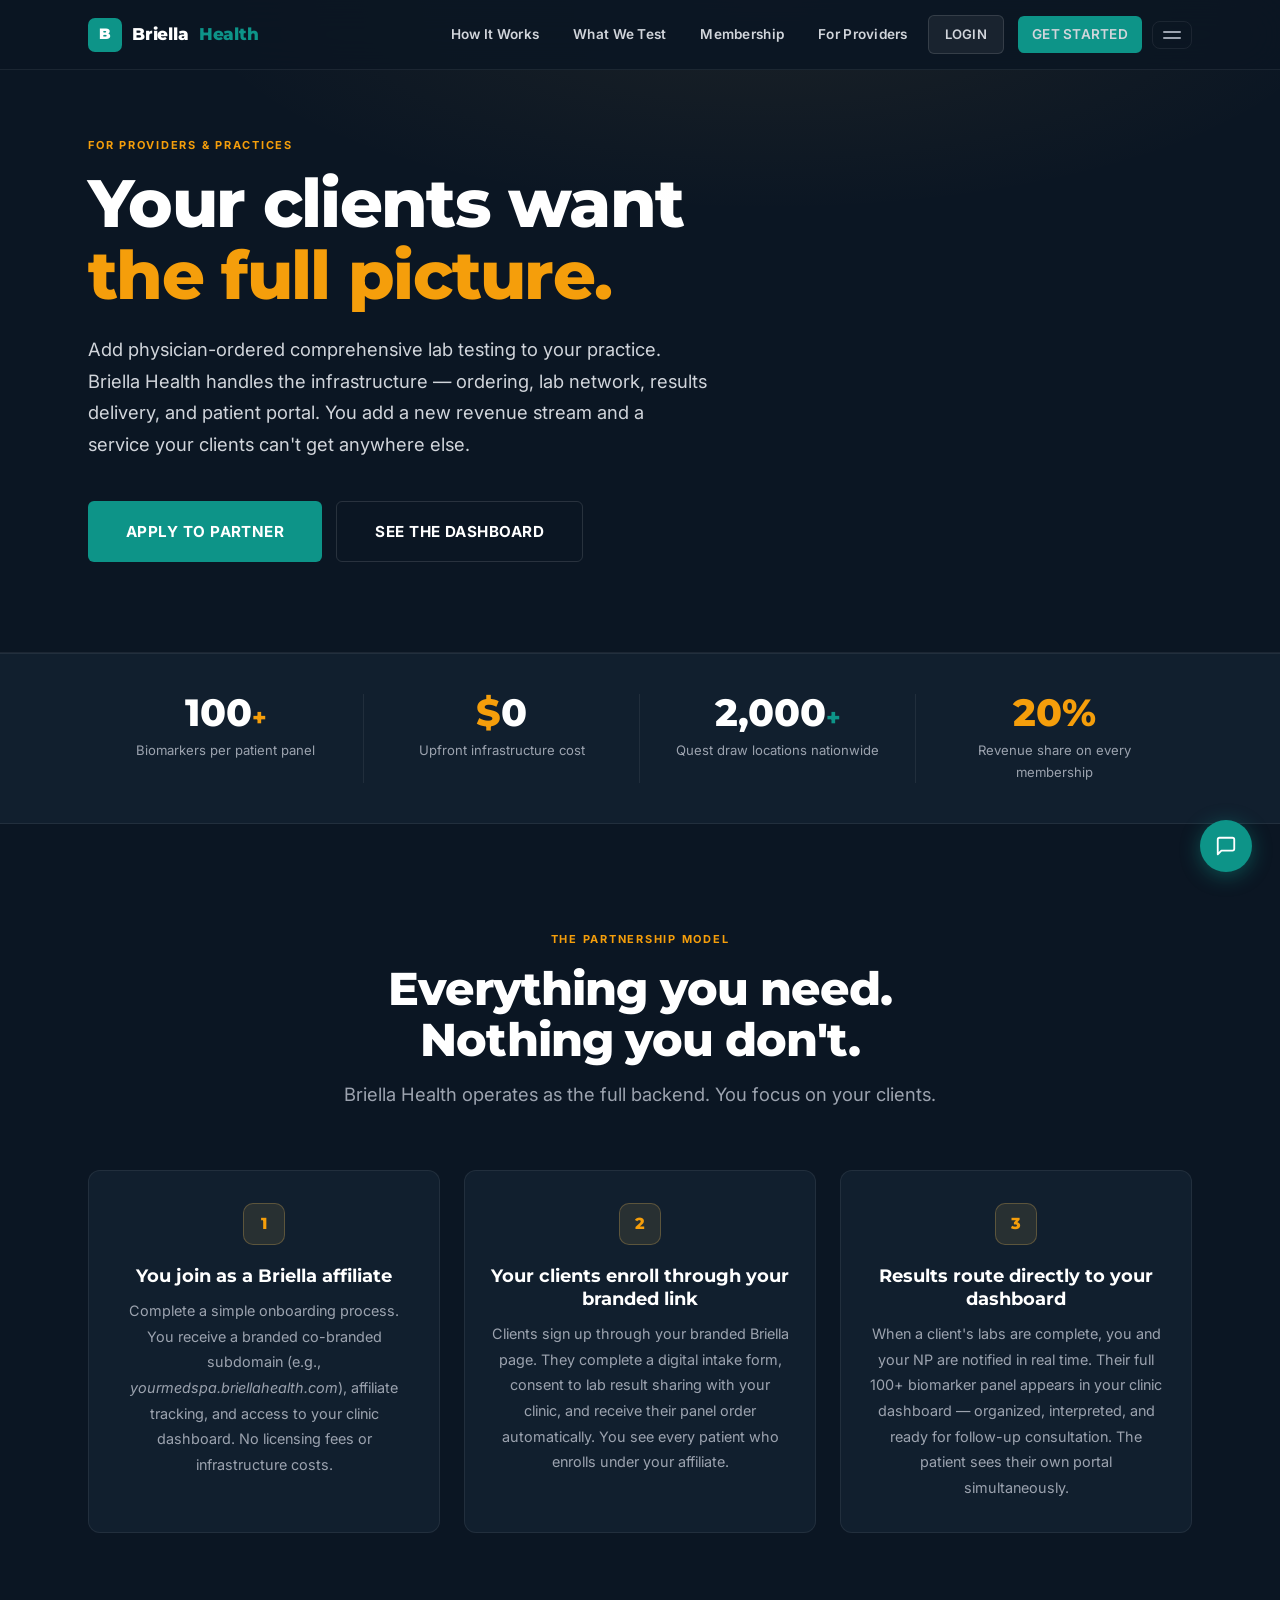
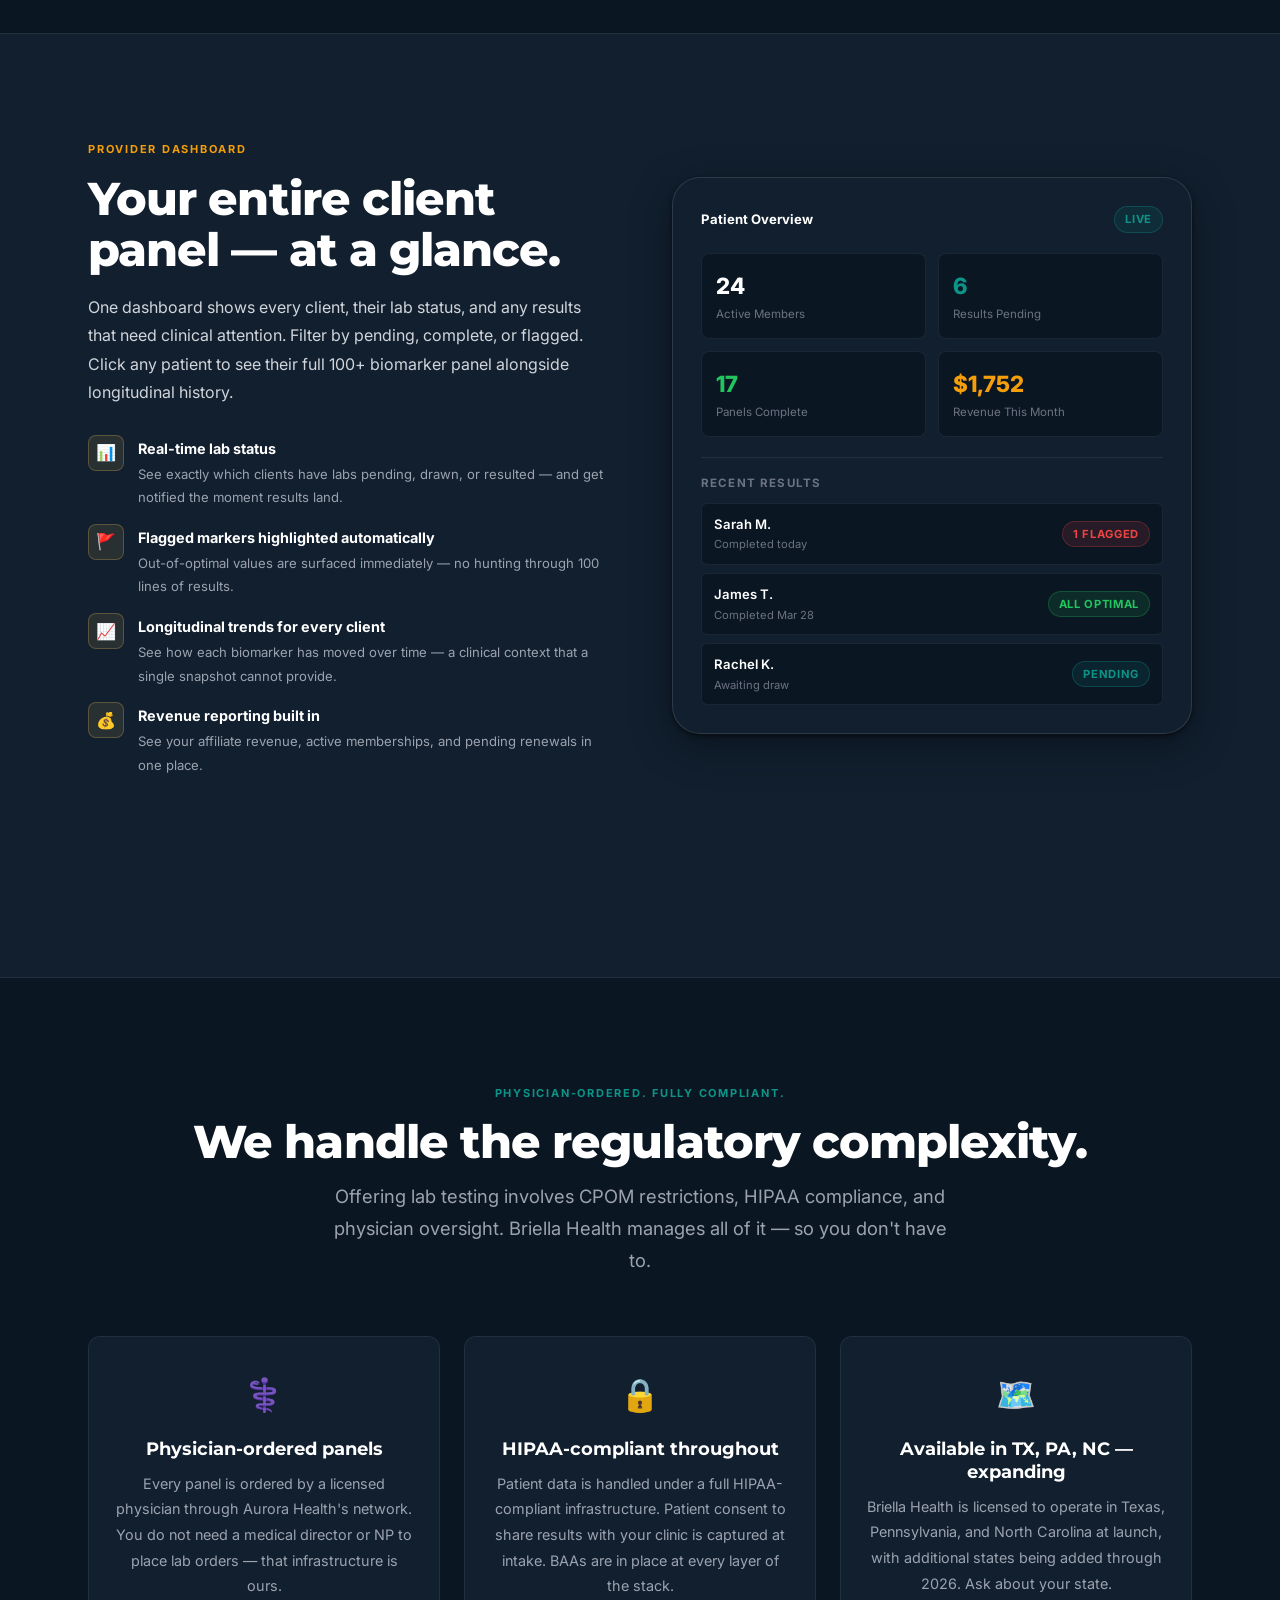
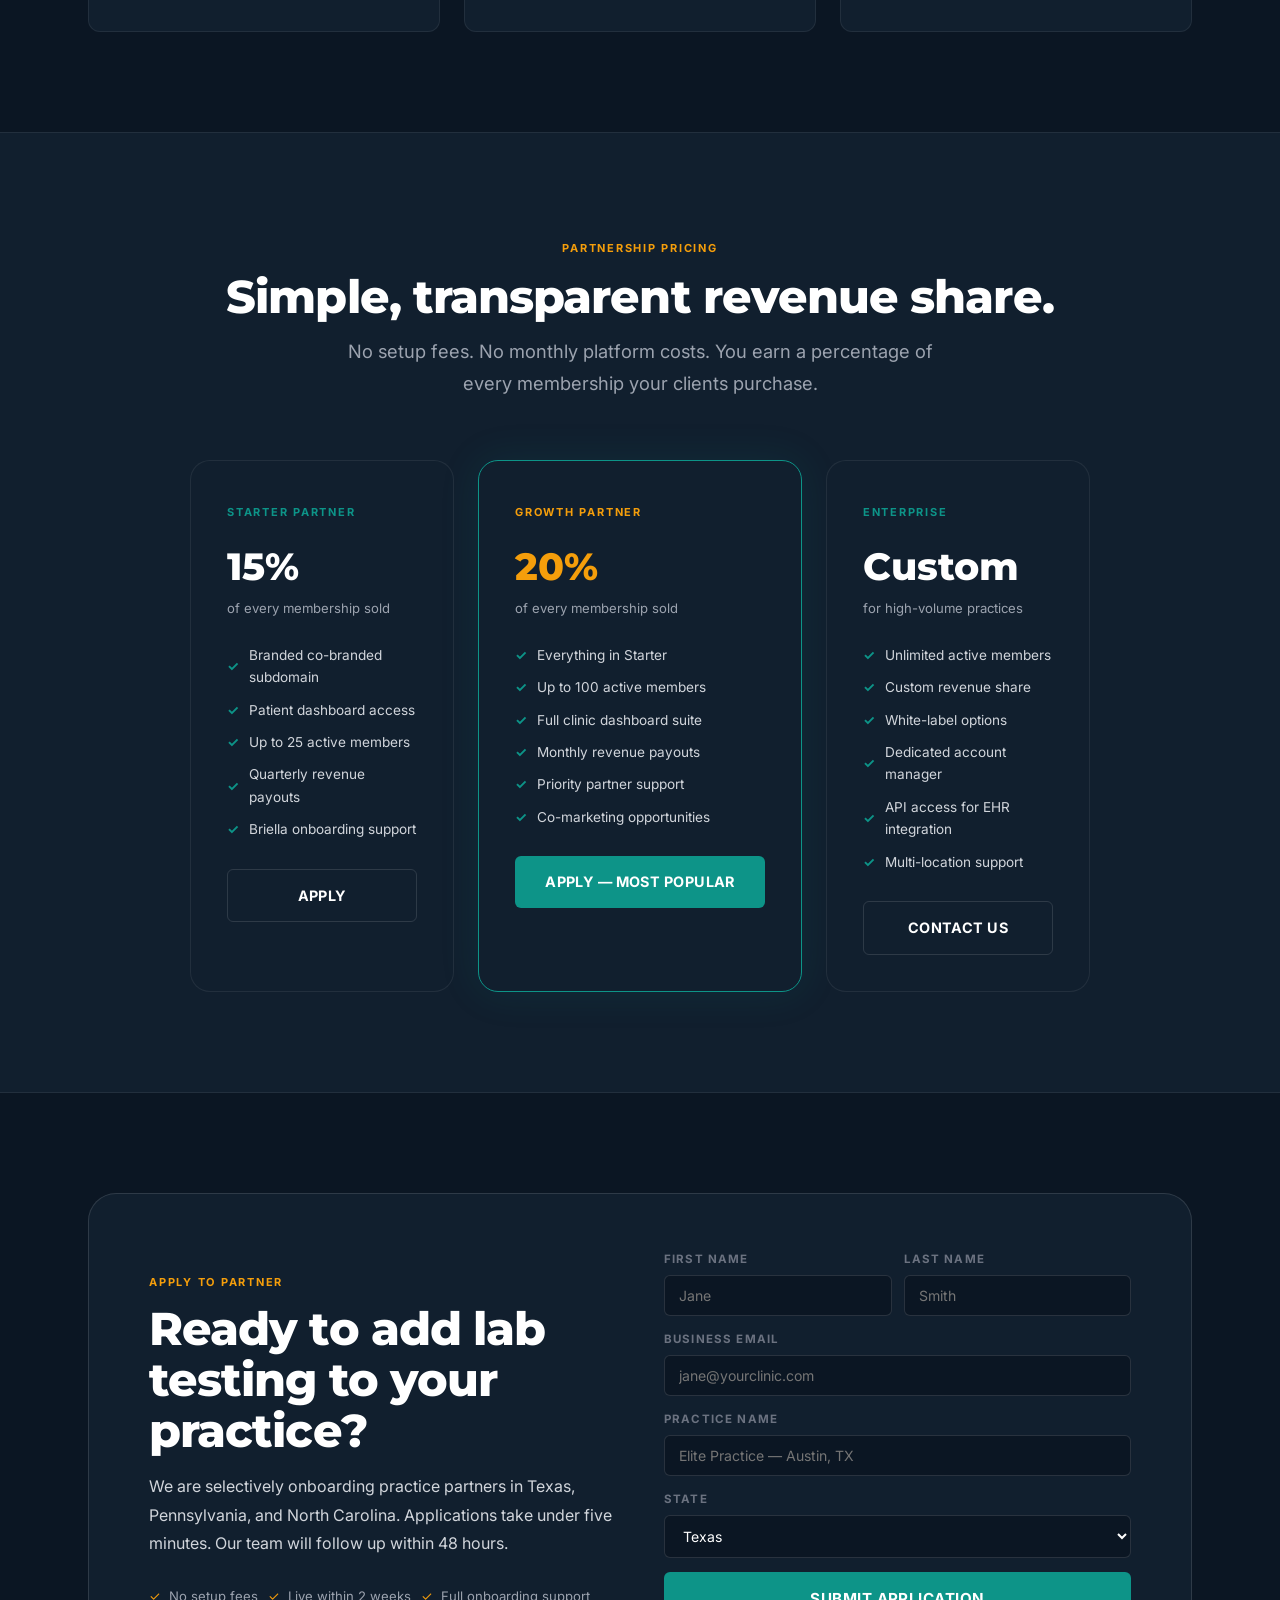
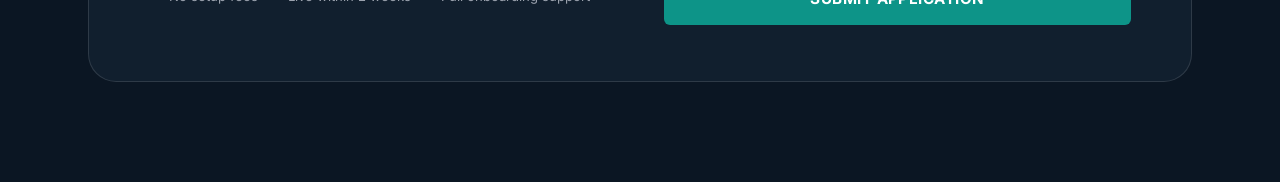
<file: for-providers.html>
<!DOCTYPE html>
<html lang="en">
<head>
  <meta charset="UTF-8">
  <meta name="viewport" content="width=device-width, initial-scale=1.0">
  <title>Briella Health — For Providers &amp; Practices</title>
  <meta name="description" content="Offer physician-ordered comprehensive lab testing under your brand. Briella Health gives practices a full lab platform, patient dashboard, and revenue share — no infrastructure required.">
  <link rel="stylesheet" href="styles.css">
  <link rel="preconnect" href="https://fonts.googleapis.com">
  <link rel="preconnect" href="https://fonts.gstatic.com" crossorigin>
</head>
<body>

<!-- NAV -->
<nav>
      <div class="nav-inner">
        <a href="index.html" class="nav-logo">
          <div class="logo-mark">B</div>
          Briella <span>Health</span>
        </a>
        <div class="nav-links" id="navLinks">
          <a href="how-it-works.html">How It Works</a>
          <a href="biomarkers.html">What We Test</a>
          <a href="membership.html">Membership</a>
          <a href="for-providers.html">For Providers</a>
          <a href="login.html" class="btn btn-ghost" style="font-size:0.82rem;padding:8px 16px;">Login</a>
          <a href="signup.html" class="btn btn-primary nav-cta">Get Started</a>
          <button class="nav-more-btn" id="navMoreBtn" onclick="toggleNavDropdown()" aria-label="More">
            <span class="more-bar"></span>
            <span class="more-bar"></span>
          </button>
        </div>
        <button class="nav-toggle" onclick="document.getElementById('navLinks').classList.toggle('open')" aria-label="Menu">
          <svg width="22" height="22" viewBox="0 0 24 24" fill="none" stroke="currentColor" stroke-width="2"><line x1="3" y1="6" x2="21" y2="6"/><line x1="3" y1="12" x2="21" y2="12"/><line x1="3" y1="18" x2="21" y2="18"/></svg>
        </button>
      </div>
      <div class="nav-dropdown" id="navDropdown">
        <div class="nav-dropdown-inner">
          <div class="nav-dropdown-cols">
            <div class="nav-dropdown-col">
              <div class="nav-dropdown-col-title">Explore</div>
              <a href="blog.html" class="nav-dropdown-link">
                <span class="nav-dropdown-label">Journal</span>
                <span class="nav-dropdown-desc">Physician-written health insights &amp; articles</span>
              </a>
              <a href="for-providers.html" class="nav-dropdown-link">
                <span class="nav-dropdown-label">For Providers</span>
                <span class="nav-dropdown-desc">Partner program for clinics &amp; practices</span>
              </a>
              <a href="mailto:hello@briellahealth.com" class="nav-dropdown-link">
                <span class="nav-dropdown-label">Contact Us</span>
                <span class="nav-dropdown-desc">hello@briellahealth.com</span>
              </a>
            </div>
            <div class="nav-dropdown-col">
              <div class="nav-dropdown-col-title">Quick Links</div>
              <a href="membership.html" class="nav-dropdown-link">
                <span class="nav-dropdown-label">Pricing</span>
                <span class="nav-dropdown-desc">$365/year — all-inclusive membership</span>
              </a>
              <a href="how-it-works.html" class="nav-dropdown-link">
                <span class="nav-dropdown-label">How It Works</span>
                <span class="nav-dropdown-desc">From sign-up to results in 3 steps</span>
              </a>
              <a href="signup.html" class="nav-dropdown-link">
                <span class="nav-dropdown-label">Gift a Membership</span>
                <span class="nav-dropdown-desc">Give the gift of comprehensive health data</span>
              </a>
            </div>
            <div class="nav-dropdown-col">
              <div class="nav-dropdown-card">
                <div class="eyebrow">Now Enrolling</div>
                <p class="nav-dropdown-card-title">100+ biomarkers.<br><em>$365/year.</em></p>
                <p class="nav-dropdown-card-body">No insurance required. HSA/FSA eligible. Quest Diagnostics nationwide.</p>
                <a href="signup.html" class="btn btn-primary" style="display:inline-block;">Get Started &rarr;</a>
              </div>
            </div>
          </div>
        </div>
      </div>
    </nav>

<!-- HERO -->
<section style="padding:130px 0 90px;position:relative;overflow:hidden;border-bottom:1px solid var(--border);">
  <div style="position:absolute;inset:0;background:radial-gradient(ellipse 70% 50% at 60% 0%,rgba(212,168,83,0.08) 0%,transparent 65%);pointer-events:none;"></div>
  <div class="container">
    <div style="max-width:680px;">
      <div class="eyebrow" style="color:var(--gold);">For Providers &amp; Practices</div>
      <h1 style="margin-bottom:22px;">Your clients want<br><em style="font-style:normal;color:var(--gold);">the full picture.</em></h1>
      <p class="lead" style="margin-bottom:40px;">Add physician-ordered comprehensive lab testing to your practice. Briella Health handles the infrastructure — ordering, lab network, results delivery, and patient portal. You add a new revenue stream and a service your clients can't get anywhere else.</p>
      <div style="display:flex;gap:14px;flex-wrap:wrap;">
        <a href="#partner" class="btn btn-primary btn-lg">Apply to Partner</a>
        <a href="spa-portal.html" class="btn btn-outline btn-lg">See the Dashboard</a>
      </div>
    </div>
  </div>
</section>

<!-- STAT BAR -->
<div class="stat-bar">
  <div class="container">
    <div class="stat-grid">
      <div class="stat-item">
        <div class="stat-value">100<span style="font-size:1.5rem;color:var(--gold)">+</span></div>
        <div class="stat-label">Biomarkers per patient panel</div>
      </div>
      <div class="stat-item">
        <div class="stat-value"><span style="color:var(--gold);">$</span>0</div>
        <div class="stat-label">Upfront infrastructure cost</div>
      </div>
      <div class="stat-item">
        <div class="stat-value">2,000<span style="font-size:1.5rem">+</span></div>
        <div class="stat-label">Quest draw locations nationwide</div>
      </div>
      <div class="stat-item">
        <div class="stat-value" style="color:var(--gold);">20%</div>
        <div class="stat-label">Revenue share on every membership</div>
      </div>
    </div>
  </div>
</div>

<!-- HOW IT WORKS FOR SPAS -->
<section class="section">
  <div class="container">
    <div class="section-header centered">
      <div class="eyebrow" style="color:var(--gold);">The Partnership Model</div>
      <h2>Everything you need.<br>Nothing you don't.</h2>
      <p class="lead">Briella Health operates as the full backend. You focus on your clients.</p>
    </div>
    <div class="steps-grid">
      <div class="step-card" style="text-align:center;">
        <div class="step-number" style="background:rgba(212,168,83,0.12);border-color:rgba(212,168,83,0.3);color:var(--gold);margin:0 auto 20px;">1</div>
        <h3>You join as a Briella affiliate</h3>
        <p>Complete a simple onboarding process. You receive a branded co-branded subdomain (e.g., <em>yourmedspa.briellahealth.com</em>), affiliate tracking, and access to your clinic dashboard. No licensing fees or infrastructure costs.</p>
      </div>
      <div class="step-card" style="text-align:center;">
        <div class="step-number" style="background:rgba(212,168,83,0.12);border-color:rgba(212,168,83,0.3);color:var(--gold);margin:0 auto 20px;">2</div>
        <h3>Your clients enroll through your branded link</h3>
        <p>Clients sign up through your branded Briella page. They complete a digital intake form, consent to lab result sharing with your clinic, and receive their panel order automatically. You see every patient who enrolls under your affiliate.</p>
      </div>
      <div class="step-card" style="text-align:center;">
        <div class="step-number" style="background:rgba(212,168,83,0.12);border-color:rgba(212,168,83,0.3);color:var(--gold);margin:0 auto 20px;">3</div>
        <h3>Results route directly to your dashboard</h3>
        <p>When a client's labs are complete, you and your NP are notified in real time. Their full 100+ biomarker panel appears in your clinic dashboard — organized, interpreted, and ready for follow-up consultation. The patient sees their own portal simultaneously.</p>
      </div>
    </div>
  </div>
</section>

<!-- WHAT YOUR DASHBOARD INCLUDES -->
<section class="section" style="background:var(--bg-card);border-top:1px solid var(--border);border-bottom:1px solid var(--border);">
  <div class="container">
    <div class="feature-row">
      <div>
        <div class="eyebrow" style="color:var(--gold);">Provider Dashboard</div>
        <h2 style="margin-bottom:18px;">Your entire client panel — at a glance.</h2>
        <p style="margin-bottom:28px;color:var(--gray-300);">One dashboard shows every client, their lab status, and any results that need clinical attention. Filter by pending, complete, or flagged. Click any patient to see their full 100+ biomarker panel alongside longitudinal history.</p>
        <div style="display:flex;flex-direction:column;gap:14px;">
          <div style="display:flex;align-items:flex-start;gap:14px;">
            <div style="width:36px;height:36px;background:rgba(212,168,83,0.12);border:1px solid rgba(212,168,83,0.3);border-radius:8px;display:flex;align-items:center;justify-content:center;font-size:1rem;flex-shrink:0;">📊</div>
            <div><strong style="font-size:0.9rem;">Real-time lab status</strong><p style="font-size:0.82rem;color:var(--gray-400);margin-top:2px;">See exactly which clients have labs pending, drawn, or resulted — and get notified the moment results land.</p></div>
          </div>
          <div style="display:flex;align-items:flex-start;gap:14px;">
            <div style="width:36px;height:36px;background:rgba(212,168,83,0.12);border:1px solid rgba(212,168,83,0.3);border-radius:8px;display:flex;align-items:center;justify-content:center;font-size:1rem;flex-shrink:0;">🚩</div>
            <div><strong style="font-size:0.9rem;">Flagged markers highlighted automatically</strong><p style="font-size:0.82rem;color:var(--gray-400);margin-top:2px;">Out-of-optimal values are surfaced immediately — no hunting through 100 lines of results.</p></div>
          </div>
          <div style="display:flex;align-items:flex-start;gap:14px;">
            <div style="width:36px;height:36px;background:rgba(212,168,83,0.12);border:1px solid rgba(212,168,83,0.3);border-radius:8px;display:flex;align-items:center;justify-content:center;font-size:1rem;flex-shrink:0;">📈</div>
            <div><strong style="font-size:0.9rem;">Longitudinal trends for every client</strong><p style="font-size:0.82rem;color:var(--gray-400);margin-top:2px;">See how each biomarker has moved over time — a clinical context that a single snapshot cannot provide.</p></div>
          </div>
          <div style="display:flex;align-items:flex-start;gap:14px;">
            <div style="width:36px;height:36px;background:rgba(212,168,83,0.12);border:1px solid rgba(212,168,83,0.3);border-radius:8px;display:flex;align-items:center;justify-content:center;font-size:1rem;flex-shrink:0;">💰</div>
            <div><strong style="font-size:0.9rem;">Revenue reporting built in</strong><p style="font-size:0.82rem;color:var(--gray-400);margin-top:2px;">See your affiliate revenue, active memberships, and pending renewals in one place.</p></div>
          </div>
        </div>
      </div>
      <div>
        <div class="feature-mockup">
          <!-- Mini dashboard preview -->
          <div style="display:flex;justify-content:space-between;align-items:center;margin-bottom:20px;">
            <span style="font-size:0.82rem;font-weight:700;color:var(--white);">Patient Overview</span>
            <span class="status-pill status-pending">Live</span>
          </div>
          <div style="display:grid;grid-template-columns:1fr 1fr;gap:12px;margin-bottom:20px;">
            <div style="background:var(--bg-dark);border-radius:8px;padding:14px;border:1px solid var(--border);">
              <div style="font-size:1.4rem;font-weight:800;color:var(--white);">24</div>
              <div style="font-size:0.72rem;color:var(--gray-500);">Active Members</div>
            </div>
            <div style="background:var(--bg-dark);border-radius:8px;padding:14px;border:1px solid var(--border);">
              <div style="font-size:1.4rem;font-weight:800;color:var(--teal);">6</div>
              <div style="font-size:0.72rem;color:var(--gray-500);">Results Pending</div>
            </div>
            <div style="background:var(--bg-dark);border-radius:8px;padding:14px;border:1px solid var(--border);">
              <div style="font-size:1.4rem;font-weight:800;color:#22c55e;">17</div>
              <div style="font-size:0.72rem;color:var(--gray-500);">Panels Complete</div>
            </div>
            <div style="background:var(--bg-dark);border-radius:8px;padding:14px;border:1px solid var(--border);">
              <div style="font-size:1.4rem;font-weight:800;color:var(--gold);">$1,752</div>
              <div style="font-size:0.72rem;color:var(--gray-500);">Revenue This Month</div>
            </div>
          </div>
          <div style="border-top:1px solid var(--border);padding-top:16px;">
            <div style="font-size:0.72rem;font-weight:700;text-transform:uppercase;letter-spacing:0.1em;color:var(--gray-500);margin-bottom:10px;">Recent Results</div>
            <div style="display:flex;flex-direction:column;gap:8px;">
              <div style="display:flex;justify-content:space-between;align-items:center;padding:10px 12px;background:var(--bg-dark);border-radius:6px;border:1px solid var(--border);">
                <div><div style="font-size:0.82rem;font-weight:600;">Sarah M.</div><div style="font-size:0.7rem;color:var(--gray-500);">Completed today</div></div>
                <span class="status-pill status-flag">1 Flagged</span>
              </div>
              <div style="display:flex;justify-content:space-between;align-items:center;padding:10px 12px;background:var(--bg-dark);border-radius:6px;border:1px solid var(--border);">
                <div><div style="font-size:0.82rem;font-weight:600;">James T.</div><div style="font-size:0.7rem;color:var(--gray-500);">Completed Mar 28</div></div>
                <span class="status-pill status-optimal">All Optimal</span>
              </div>
              <div style="display:flex;justify-content:space-between;align-items:center;padding:10px 12px;background:var(--bg-dark);border-radius:6px;border:1px solid var(--border);">
                <div><div style="font-size:0.82rem;font-weight:600;">Rachel K.</div><div style="font-size:0.7rem;color:var(--gray-500);">Awaiting draw</div></div>
                <span class="status-pill status-pending">Pending</span>
              </div>
            </div>
          </div>
        </div>
      </div>
    </div>
  </div>
</section>

<!-- COMPLIANCE -->
<section class="section">
  <div class="container">
    <div class="section-header centered">
      <div class="eyebrow">Physician-Ordered. Fully Compliant.</div>
      <h2>We handle the regulatory complexity.</h2>
      <p class="lead">Offering lab testing involves CPOM restrictions, HIPAA compliance, and physician oversight. Briella Health manages all of it — so you don't have to.</p>
    </div>
    <div class="steps-grid">
      <div class="step-card" style="text-align:center;">
        <div style="font-size:2rem;margin-bottom:16px;">⚕️</div>
        <h3>Physician-ordered panels</h3>
        <p>Every panel is ordered by a licensed physician through Aurora Health's network. You do not need a medical director or NP to place lab orders — that infrastructure is ours.</p>
      </div>
      <div class="step-card" style="text-align:center;">
        <div style="font-size:2rem;margin-bottom:16px;">🔒</div>
        <h3>HIPAA-compliant throughout</h3>
        <p>Patient data is handled under a full HIPAA-compliant infrastructure. Patient consent to share results with your clinic is captured at intake. BAAs are in place at every layer of the stack.</p>
      </div>
      <div class="step-card" style="text-align:center;">
        <div style="font-size:2rem;margin-bottom:16px;">🗺️</div>
        <h3>Available in TX, PA, NC — expanding</h3>
        <p>Briella Health is licensed to operate in Texas, Pennsylvania, and North Carolina at launch, with additional states being added through 2026. Ask about your state.</p>
      </div>
    </div>
  </div>
</section>

<!-- PRICING -->
<section id="pricing" class="section" style="background:var(--bg-card);border-top:1px solid var(--border);border-bottom:1px solid var(--border);">
  <div class="container">
    <div class="section-header centered">
      <div class="eyebrow" style="color:var(--gold);">Partnership Pricing</div>
      <h2>Simple, transparent revenue share.</h2>
      <p class="lead">No setup fees. No monthly platform costs. You earn a percentage of every membership your clients purchase.</p>
    </div>
    <div class="pricing-grid" style="max-width:900px;margin:0 auto;">
      <div class="pricing-card">
        <div class="eyebrow">Starter Partner</div>
        <div class="price-value">15%</div>
        <div class="price-period">of every membership sold</div>
        <div class="price-feature-list">
          <div class="price-feature">Branded co-branded subdomain</div>
          <div class="price-feature">Patient dashboard access</div>
          <div class="price-feature">Up to 25 active members</div>
          <div class="price-feature">Quarterly revenue payouts</div>
          <div class="price-feature">Briella onboarding support</div>
        </div>
        <a href="#partner" class="btn btn-outline" style="width:100%;margin-top:28px;text-align:center;">Apply</a>
      </div>
      <div class="pricing-card featured">
        <div class="eyebrow" style="color:var(--gold);">Growth Partner</div>
        <div class="price-value" style="color:var(--gold);">20%</div>
        <div class="price-period">of every membership sold</div>
        <div class="price-feature-list">
          <div class="price-feature">Everything in Starter</div>
          <div class="price-feature">Up to 100 active members</div>
          <div class="price-feature">Full clinic dashboard suite</div>
          <div class="price-feature">Monthly revenue payouts</div>
          <div class="price-feature">Priority partner support</div>
          <div class="price-feature">Co-marketing opportunities</div>
        </div>
        <a href="#partner" class="btn btn-primary" style="width:100%;margin-top:28px;text-align:center;">Apply — Most Popular</a>
      </div>
      <div class="pricing-card">
        <div class="eyebrow">Enterprise</div>
        <div class="price-value">Custom</div>
        <div class="price-period">for high-volume practices</div>
        <div class="price-feature-list">
          <div class="price-feature">Unlimited active members</div>
          <div class="price-feature">Custom revenue share</div>
          <div class="price-feature">White-label options</div>
          <div class="price-feature">Dedicated account manager</div>
          <div class="price-feature">API access for EHR integration</div>
          <div class="price-feature">Multi-location support</div>
        </div>
        <a href="#partner" class="btn btn-outline" style="width:100%;margin-top:28px;text-align:center;">Contact Us</a>
      </div>
    </div>
  </div>
</section>

<!-- CTA / APPLY -->
<section id="partner" class="section">
  <div class="container">
    <div class="physician-strip">
      <div>
        <div class="eyebrow" style="color:var(--gold);">Apply to Partner</div>
        <h2 style="margin-bottom:16px;">Ready to add lab testing to your practice?</h2>
        <p style="color:var(--gray-300);margin-bottom:28px;">We are selectively onboarding practice partners in Texas, Pennsylvania, and North Carolina. Applications take under five minutes. Our team will follow up within 48 hours.</p>
        <div style="display:flex;gap:10px;flex-wrap:wrap;">
          <div style="display:flex;align-items:center;gap:8px;font-size:0.82rem;color:var(--gray-400);"><span style="color:var(--gold);">✓</span> No setup fees</div>
          <div style="display:flex;align-items:center;gap:8px;font-size:0.82rem;color:var(--gray-400);"><span style="color:var(--gold);">✓</span> Live within 2 weeks</div>
          <div style="display:flex;align-items:center;gap:8px;font-size:0.82rem;color:var(--gray-400);"><span style="color:var(--gold);">✓</span> Full onboarding support</div>
        </div>
      </div>
      <div>
        <form onsubmit="handlePartnerApply(event)" style="display:flex;flex-direction:column;gap:14px;">
          <div style="display:grid;grid-template-columns:1fr 1fr;gap:12px;">
            <div><label style="font-size:0.72rem;font-weight:700;text-transform:uppercase;letter-spacing:0.1em;color:var(--gray-500);display:block;margin-bottom:6px;">First Name</label><input type="text" placeholder="Jane" style="width:100%;background:var(--bg-dark);border:1px solid var(--border-strong);border-radius:6px;padding:11px 14px;color:var(--white);font-family:var(--font-body);font-size:0.88rem;outline:none;"></div>
            <div><label style="font-size:0.72rem;font-weight:700;text-transform:uppercase;letter-spacing:0.1em;color:var(--gray-500);display:block;margin-bottom:6px;">Last Name</label><input type="text" placeholder="Smith" style="width:100%;background:var(--bg-dark);border:1px solid var(--border-strong);border-radius:6px;padding:11px 14px;color:var(--white);font-family:var(--font-body);font-size:0.88rem;outline:none;"></div>
          </div>
          <div><label style="font-size:0.72rem;font-weight:700;text-transform:uppercase;letter-spacing:0.1em;color:var(--gray-500);display:block;margin-bottom:6px;">Business Email</label><input type="email" placeholder="jane@yourclinic.com" style="width:100%;background:var(--bg-dark);border:1px solid var(--border-strong);border-radius:6px;padding:11px 14px;color:var(--white);font-family:var(--font-body);font-size:0.88rem;outline:none;"></div>
          <div><label style="font-size:0.72rem;font-weight:700;text-transform:uppercase;letter-spacing:0.1em;color:var(--gray-500);display:block;margin-bottom:6px;">Practice Name</label><input type="text" placeholder="Elite Practice — Austin, TX" style="width:100%;background:var(--bg-dark);border:1px solid var(--border-strong);border-radius:6px;padding:11px 14px;color:var(--white);font-family:var(--font-body);font-size:0.88rem;outline:none;"></div>
          <div><label style="font-size:0.72rem;font-weight:700;text-transform:uppercase;letter-spacing:0.1em;color:var(--gray-500);display:block;margin-bottom:6px;">State</label>
          <select style="width:100%;background:var(--bg-dark);border:1px solid var(--border-strong);border-radius:6px;padding:11px 14px;color:var(--white);font-family:var(--font-body);font-size:0.88rem;outline:none;">
            <option>Texas</option><option>Pennsylvania</option><option>North Carolina</option><option>Other (contact us)</option>
          </select></div>
          <button type="submit" class="btn btn-primary btn-lg" style="width:100%;">Submit Application</button>
        </form>
      </div>
    </div>
  </div>
</section>

<!-- LOGIN MODAL -->
<div class="login-modal-overlay" id="loginModal" onclick="if(event.target===this)closeLoginModal()">
  <div class="login-modal">
    <button class="login-modal-close" onclick="closeLoginModal()">&#215;</button>
    <h3>Welcome back</h3>
    <p class="login-subtitle">Sign in to your Briella Health account</p>
    <div class="login-options">
      <a href="patient-portal.html" class="login-option">
        <div class="login-option-icon">🧬</div>
        <div><h4>I'm a Patient</h4><p>View your lab results, biomarker trends, and health insights</p></div>
      </a>
      <div class="login-divider">or</div>
      <a href="spa-portal.html" class="login-option">
        <div class="login-option-icon">🏥</div>
        <div><h4>I'm a Provider / Team</h4><p>Clinic, practice, or team — manage patients and view results</p></div>
      </a>
    </div>
  </div>
</div>

<script>
function openLoginModal() { document.getElementById('loginModal').classList.add('open'); document.body.style.overflow='hidden'; }
function closeLoginModal() { document.getElementById('loginModal').classList.remove('open'); document.body.style.overflow=''; }
document.addEventListener('keydown', e => { if(e.key==='Escape') closeLoginModal(); });
function handlePartnerApply(e) {
  e.preventDefault();
  const btn = e.target.querySelector('button[type=submit]');
  btn.textContent = '✓ Application received — we\'ll be in touch within 48 hours.';
  btn.style.background = '#22c55e';
  btn.disabled = true;
}
</script>


<!-- ===== FLOATING HELP ===== -->
<style>
/* ===== HELP BUTTON (inline) ===== */
.help-btn{position:fixed;bottom:28px;right:28px;width:52px;height:52px;border-radius:50%;background:#0d9488;color:#fff;border:none;cursor:pointer;box-shadow:0 4px 20px rgba(13,148,136,0.45);z-index:9000;transition:background .15s,transform .15s;display:flex;align-items:center;justify-content:center;}
.help-btn:hover{background:#14b8b3;transform:scale(1.08);}
.help-overlay{position:fixed;bottom:92px;right:28px;z-index:9001;opacity:0;pointer-events:none;transform:translateY(12px) scale(.97);transition:all .22s ease;width:300px;}
.help-overlay.open{opacity:1;pointer-events:all;transform:translateY(0) scale(1);}
.help-panel{background:#111f2e;border:1px solid rgba(255,255,255,0.12);border-radius:16px;padding:24px;box-shadow:0 20px 60px rgba(0,0,0,.55);}
.help-panel-header{display:flex;justify-content:space-between;align-items:center;margin-bottom:16px;}
.help-panel-title{font-weight:700;font-size:.95rem;color:#fff;}
.help-panel-close{background:none;border:none;color:#6b7280;font-size:1.4rem;cursor:pointer;line-height:1;padding:0;}
.help-panel-close:hover{color:#fff;}
.help-links-list{display:flex;flex-direction:column;gap:8px;margin-bottom:20px;}
.help-link{display:block;padding:10px 14px;background:rgba(255,255,255,0.04);border:1px solid rgba(255,255,255,0.08);border-radius:9px;font-size:.82rem;color:#d1d5db;text-decoration:none;transition:all .15s;}
.help-link:hover{border-color:rgba(13,148,136,0.4);color:#14b8b3;background:rgba(13,148,136,0.08);}
.help-divider{border:none;border-top:1px solid rgba(255,255,255,0.07);margin:16px 0;}
.help-email-btn{display:block;width:100%;padding:11px;border-radius:9px;background:#0d9488;color:#fff;text-align:center;text-decoration:none;font-weight:700;font-size:.85rem;transition:background .15s;}
.help-email-btn:hover{background:#14b8b3;}
</style>
<button class="help-btn" onclick="toggleHelpPanel()" aria-label="Chat with us">
  <svg width="22" height="22" viewBox="0 0 24 24" fill="none" stroke="currentColor" stroke-width="2" stroke-linecap="round" stroke-linejoin="round">
    <path d="M21 15a2 2 0 0 1-2 2H7l-4 4V5a2 2 0 0 1 2-2h14a2 2 0 0 1 2 2z"/>
  </svg>
</button>
<div class="help-overlay" id="helpOverlay">
  <div class="help-panel">
    <div class="help-panel-header">
      <span class="help-panel-title">How can we help?</span>
      <button class="help-panel-close" onclick="toggleHelpPanel()">&#215;</button>
    </div>
    <div class="help-links-list">
      <a href="how-it-works.html" class="help-link">How does Briella Health work?</a>
      <a href="biomarkers.html" class="help-link">What biomarkers do you test?</a>
      <a href="membership.html" class="help-link">What&#39;s included in my membership?</a>
      <a href="membership.html" class="help-link">Can I use my HSA or FSA?</a>
      <a href="signup.html" class="help-link">Create a new account</a>
      <a href="login.html" class="help-link">Log in to my account</a>
    </div>
    <hr class="help-divider">
    <p style="font-size:.78rem;color:#9ca3af;text-align:center;margin-bottom:12px;">Still have a question?</p>
    <a href="mailto:hello@briellahealth.com" class="help-email-btn">Email Us</a>
    <p style="font-size:.72rem;color:#6b7280;text-align:center;margin-top:10px;">We typically respond within 1 business day.</p>
  </div>
</div>
<script>
(function(){
  function toggleHelpPanel(){
    var o=document.getElementById('helpOverlay');
    if(o) o.classList.toggle('open');
  }
  window.toggleHelpPanel=toggleHelpPanel;
  document.addEventListener('keydown',function(e){if(e.key==='Escape'){var o=document.getElementById('helpOverlay');if(o)o.classList.remove('open');}});
})();
</script>

    <script>
    /* ---- Nav dropdown ---- */
    function toggleNavDropdown() {
      var dd = document.getElementById('navDropdown');
      var btn = document.getElementById('navMoreBtn');
      if (!dd) return;
      var isOpen = dd.classList.contains('open');
      dd.classList.toggle('open', !isOpen);
      btn.classList.toggle('open', !isOpen);
    }
    document.addEventListener('click', function(e) {
      var btn = document.getElementById('navMoreBtn');
      var dd  = document.getElementById('navDropdown');
      if (!btn || !dd) return;
      if (!btn.contains(e.target) && !dd.contains(e.target)) {
        dd.classList.remove('open');
        btn.classList.remove('open');
      }
    });
    document.addEventListener('keydown', function(e) {
      if (e.key === 'Escape') {
        var dd  = document.getElementById('navDropdown');
        var btn = document.getElementById('navMoreBtn');
        if (dd) dd.classList.remove('open');
        if (btn) btn.classList.remove('open');
      }
    });
    </script>
  </body>
</html>
</file>
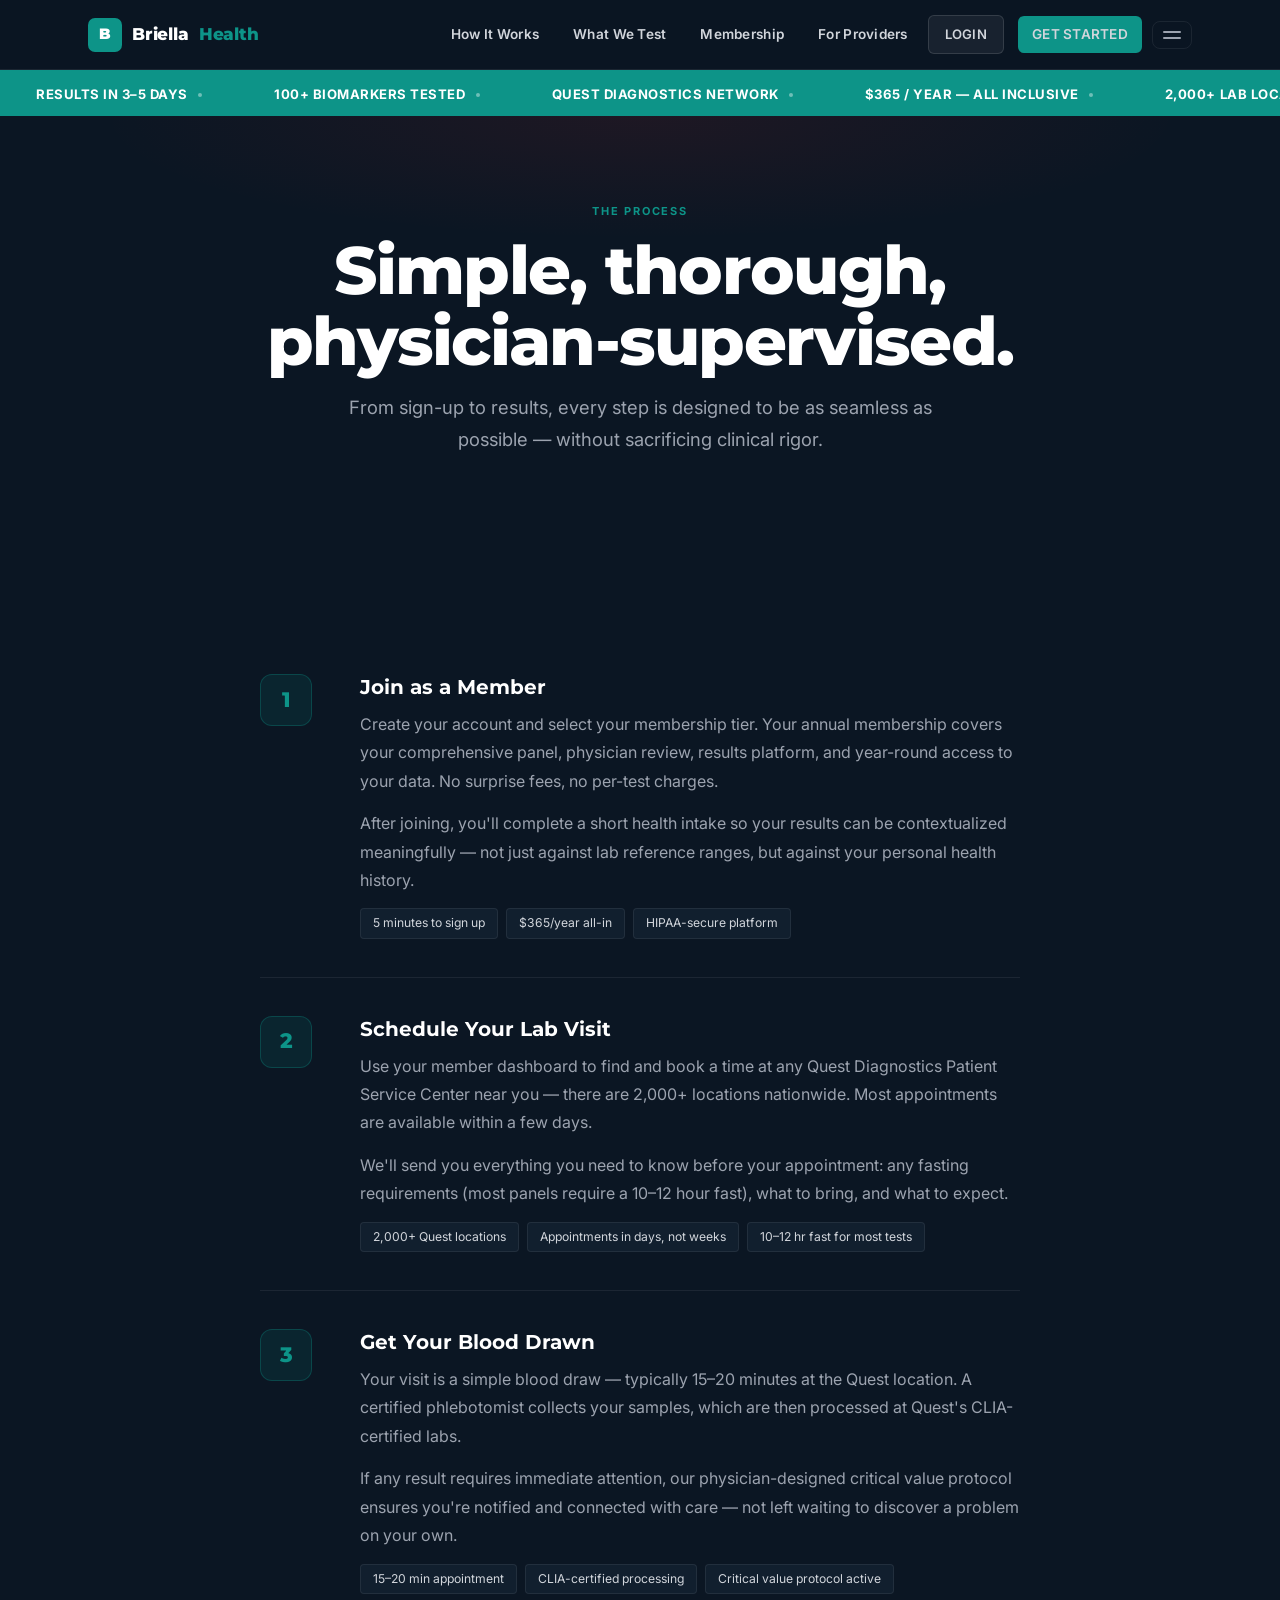
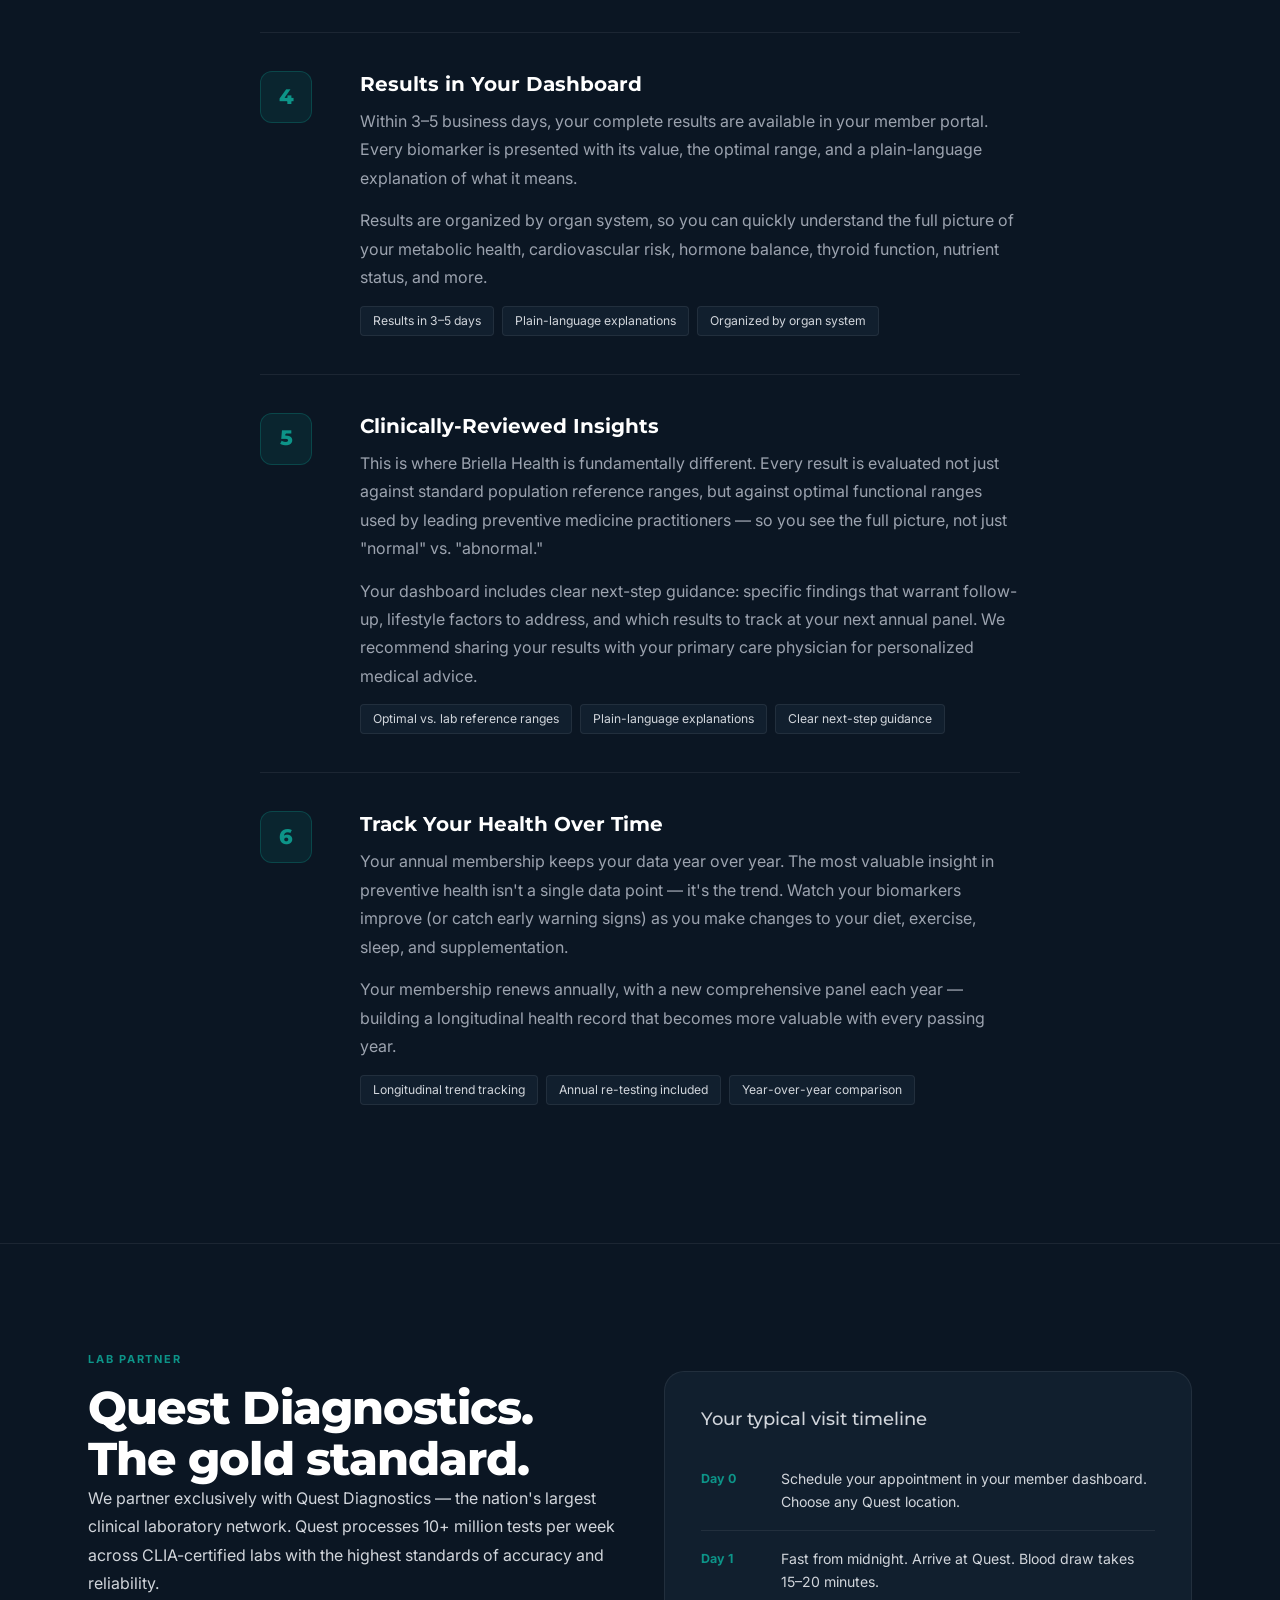
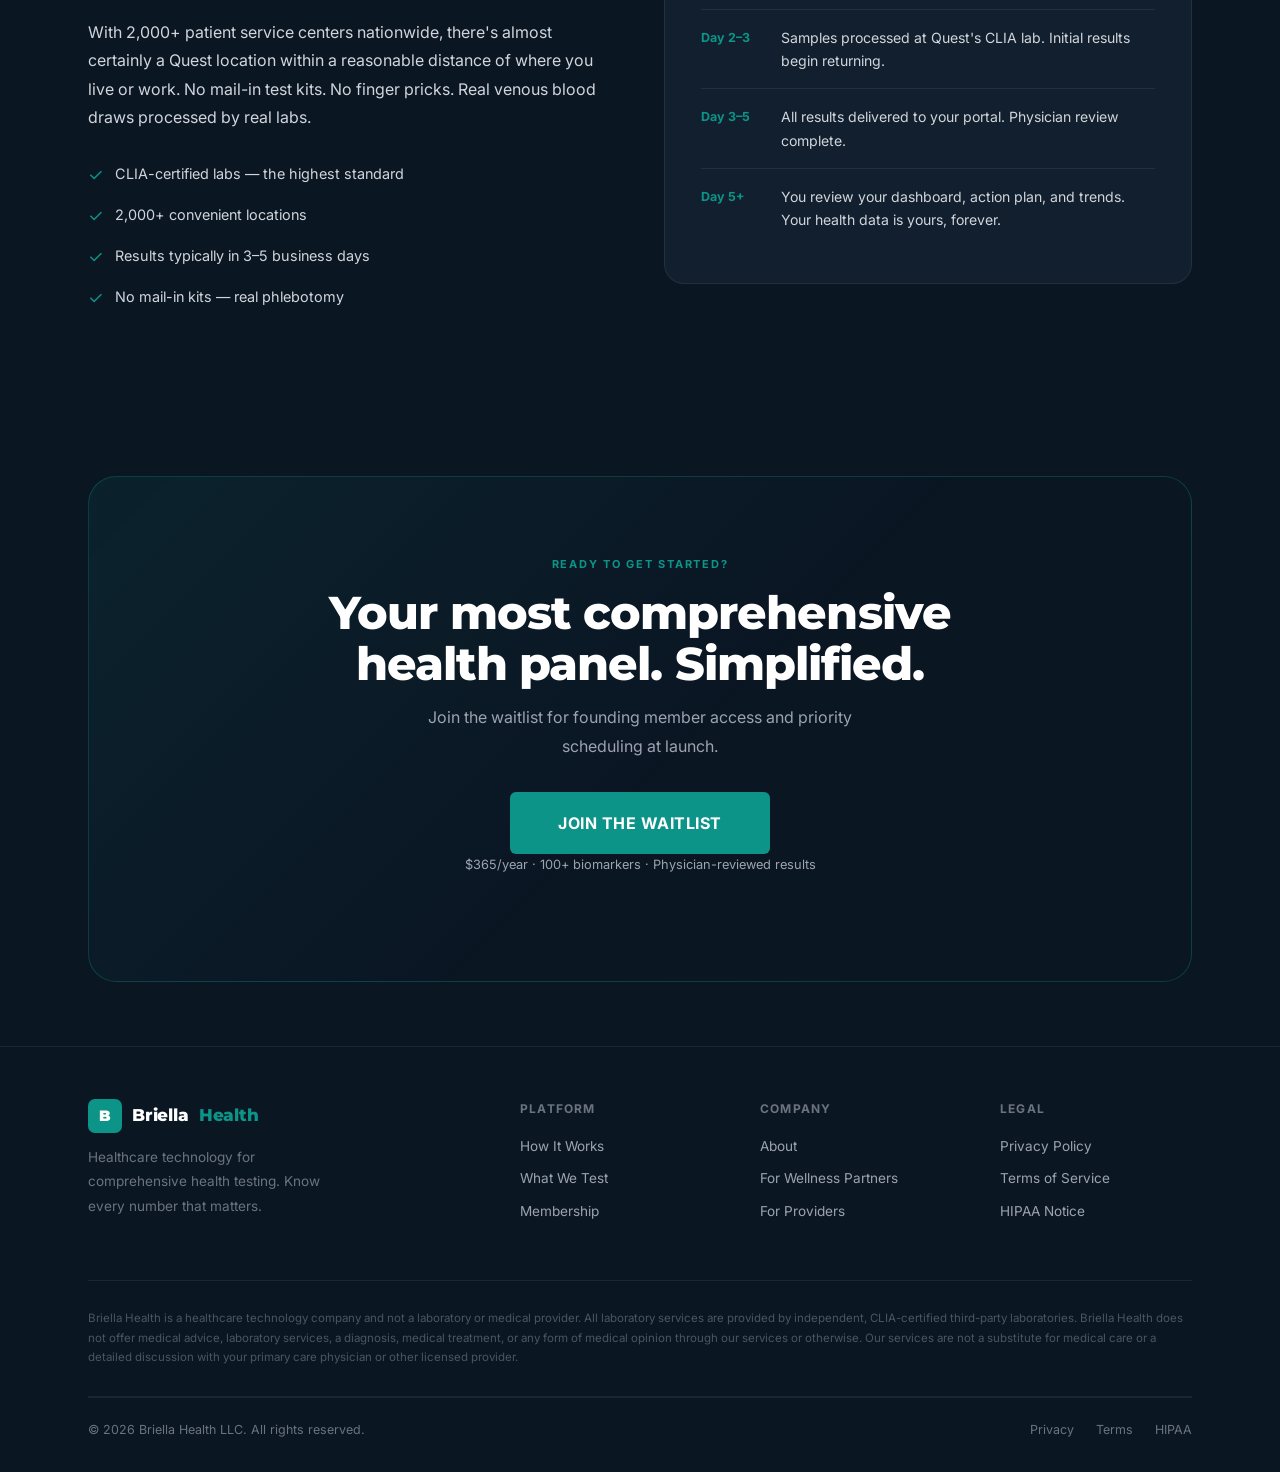
<file: how-it-works.html>
<!DOCTYPE html>
<html lang="en">
<head>
  <meta charset="UTF-8">
  <meta name="viewport" content="width=device-width, initial-scale=1.0">
  <title>How It Works — Briella Health</title>
  <meta name="description" content="See exactly how Briella Health works — from joining to your first comprehensive lab panel and physician-reviewed results.">
  <link rel="stylesheet" href="styles.css">
  <link rel="preconnect" href="https://fonts.googleapis.com">
  <link rel="preconnect" href="https://fonts.gstatic.com" crossorigin>
</head>
<body>

<!-- ===== NAVIGATION ===== -->
<nav>
      <div class="nav-inner">
        <a href="index.html" class="nav-logo">
          <div class="logo-mark">B</div>
          Briella <span>Health</span>
        </a>
        <div class="nav-links" id="navLinks">
          <a href="how-it-works.html">How It Works</a>
          <a href="biomarkers.html">What We Test</a>
          <a href="membership.html">Membership</a>
          <a href="for-providers.html">For Providers</a>
          <a href="login.html" class="btn btn-ghost" style="font-size:0.82rem;padding:8px 16px;">Login</a>
          <a href="signup.html" class="btn btn-primary nav-cta">Get Started</a>
          <button class="nav-more-btn" id="navMoreBtn" onclick="toggleNavDropdown()" aria-label="More">
            <span class="more-bar"></span>
            <span class="more-bar"></span>
          </button>
        </div>
        <button class="nav-toggle" onclick="document.getElementById('navLinks').classList.toggle('open')" aria-label="Menu">
          <svg width="22" height="22" viewBox="0 0 24 24" fill="none" stroke="currentColor" stroke-width="2"><line x1="3" y1="6" x2="21" y2="6"/><line x1="3" y1="12" x2="21" y2="12"/><line x1="3" y1="18" x2="21" y2="18"/></svg>
        </button>
      </div>
      <div class="nav-dropdown" id="navDropdown">
        <div class="nav-dropdown-inner">
          <div class="nav-dropdown-cols">
            <div class="nav-dropdown-col">
              <div class="nav-dropdown-col-title">Explore</div>
              <a href="blog.html" class="nav-dropdown-link">
                <span class="nav-dropdown-label">Journal</span>
                <span class="nav-dropdown-desc">Physician-written health insights &amp; articles</span>
              </a>
              <a href="for-providers.html" class="nav-dropdown-link">
                <span class="nav-dropdown-label">For Providers</span>
                <span class="nav-dropdown-desc">Partner program for clinics &amp; practices</span>
              </a>
              <a href="mailto:hello@briellahealth.com" class="nav-dropdown-link">
                <span class="nav-dropdown-label">Contact Us</span>
                <span class="nav-dropdown-desc">hello@briellahealth.com</span>
              </a>
            </div>
            <div class="nav-dropdown-col">
              <div class="nav-dropdown-col-title">Quick Links</div>
              <a href="membership.html" class="nav-dropdown-link">
                <span class="nav-dropdown-label">Pricing</span>
                <span class="nav-dropdown-desc">$365/year — all-inclusive membership</span>
              </a>
              <a href="how-it-works.html" class="nav-dropdown-link">
                <span class="nav-dropdown-label">How It Works</span>
                <span class="nav-dropdown-desc">From sign-up to results in 3 steps</span>
              </a>
              <a href="signup.html" class="nav-dropdown-link">
                <span class="nav-dropdown-label">Gift a Membership</span>
                <span class="nav-dropdown-desc">Give the gift of comprehensive health data</span>
              </a>
            </div>
            <div class="nav-dropdown-col">
              <div class="nav-dropdown-card">
                <div class="eyebrow">Now Enrolling</div>
                <p class="nav-dropdown-card-title">100+ biomarkers.<br><em>$365/year.</em></p>
                <p class="nav-dropdown-card-body">No insurance required. HSA/FSA eligible. Quest Diagnostics nationwide.</p>
                <a href="signup.html" class="btn btn-primary" style="display:inline-block;">Get Started &rarr;</a>
              </div>
            </div>
          </div>
        </div>
      </div>
    </nav>

<!-- ===== TICKER BAR ===== -->
<div class="ticker-bar">
  <div class="ticker-inner">
    <span class="ticker-item">Results in 3–5 Days <span class="ticker-dot"></span></span>
    <span class="ticker-item">100+ Biomarkers Tested <span class="ticker-dot"></span></span>
    <span class="ticker-item">Quest Diagnostics Network <span class="ticker-dot"></span></span>
    <span class="ticker-item">$365 / Year — All Inclusive <span class="ticker-dot"></span></span>
    <span class="ticker-item">2,000+ Lab Locations <span class="ticker-dot"></span></span>
    <span class="ticker-item">No Insurance Required <span class="ticker-dot"></span></span>
    <span class="ticker-item">Results in 3–5 Days <span class="ticker-dot"></span></span>
    <span class="ticker-item">100+ Biomarkers Tested <span class="ticker-dot"></span></span>
    <span class="ticker-item">Quest Diagnostics Network <span class="ticker-dot"></span></span>
    <span class="ticker-item">$365 / Year — All Inclusive <span class="ticker-dot"></span></span>
    <span class="ticker-item">2,000+ Lab Locations <span class="ticker-dot"></span></span>
    <span class="ticker-item">No Insurance Required <span class="ticker-dot"></span></span>
  </div>
</div>

<!-- ===== PAGE HERO ===== -->
<section class="page-hero">
  <div class="container">
    <div class="eyebrow">The Process</div>
    <h1>Simple, thorough,<br>physician-supervised.</h1>
    <p class="lead">From sign-up to results, every step is designed to be as seamless as possible — without sacrificing clinical rigor.</p>
  </div>
</section>

<!-- ===== PROCESS STEPS ===== -->
<section class="section">
  <div class="container">
    <div style="max-width: 760px; margin: 0 auto;">

      <div class="process-step fade-up">
        <div class="process-num">1</div>
        <div class="process-content">
          <h3>Join as a Member</h3>
          <p>Create your account and select your membership tier. Your annual membership covers your comprehensive panel, physician review, results platform, and year-round access to your data. No surprise fees, no per-test charges.</p>
          <p>After joining, you'll complete a short health intake so your results can be contextualized meaningfully — not just against lab reference ranges, but against your personal health history.</p>
          <div class="process-detail">
            <span class="process-tag">5 minutes to sign up</span>
            <span class="process-tag">$365/year all-in</span>
            <span class="process-tag">HIPAA-secure platform</span>
          </div>
        </div>
      </div>

      <div class="process-step fade-up">
        <div class="process-num">2</div>
        <div class="process-content">
          <h3>Schedule Your Lab Visit</h3>
          <p>Use your member dashboard to find and book a time at any Quest Diagnostics Patient Service Center near you — there are 2,000+ locations nationwide. Most appointments are available within a few days.</p>
          <p>We'll send you everything you need to know before your appointment: any fasting requirements (most panels require a 10–12 hour fast), what to bring, and what to expect.</p>
          <div class="process-detail">
            <span class="process-tag">2,000+ Quest locations</span>
            <span class="process-tag">Appointments in days, not weeks</span>
            <span class="process-tag">10–12 hr fast for most tests</span>
          </div>
        </div>
      </div>

      <div class="process-step fade-up">
        <div class="process-num">3</div>
        <div class="process-content">
          <h3>Get Your Blood Drawn</h3>
          <p>Your visit is a simple blood draw — typically 15–20 minutes at the Quest location. A certified phlebotomist collects your samples, which are then processed at Quest's CLIA-certified labs.</p>
          <p>If any result requires immediate attention, our physician-designed critical value protocol ensures you're notified and connected with care — not left waiting to discover a problem on your own.</p>
          <div class="process-detail">
            <span class="process-tag">15–20 min appointment</span>
            <span class="process-tag">CLIA-certified processing</span>
            <span class="process-tag">Critical value protocol active</span>
          </div>
        </div>
      </div>

      <div class="process-step fade-up">
        <div class="process-num">4</div>
        <div class="process-content">
          <h3>Results in Your Dashboard</h3>
          <p>Within 3–5 business days, your complete results are available in your member portal. Every biomarker is presented with its value, the optimal range, and a plain-language explanation of what it means.</p>
          <p>Results are organized by organ system, so you can quickly understand the full picture of your metabolic health, cardiovascular risk, hormone balance, thyroid function, nutrient status, and more.</p>
          <div class="process-detail">
            <span class="process-tag">Results in 3–5 days</span>
            <span class="process-tag">Plain-language explanations</span>
            <span class="process-tag">Organized by organ system</span>
          </div>
        </div>
      </div>

      <div class="process-step fade-up">
        <div class="process-num">5</div>
        <div class="process-content">
          <h3>Clinically-Reviewed Insights</h3>
          <p>This is where Briella Health is fundamentally different. Every result is evaluated not just against standard population reference ranges, but against optimal functional ranges used by leading preventive medicine practitioners — so you see the full picture, not just "normal" vs. "abnormal."</p>
          <p>Your dashboard includes clear next-step guidance: specific findings that warrant follow-up, lifestyle factors to address, and which results to track at your next annual panel. We recommend sharing your results with your primary care physician for personalized medical advice.</p>
          <div class="process-detail">
            <span class="process-tag">Optimal vs. lab reference ranges</span>
            <span class="process-tag">Plain-language explanations</span>
            <span class="process-tag">Clear next-step guidance</span>
          </div>
        </div>
      </div>

      <div class="process-step fade-up">
        <div class="process-num">6</div>
        <div class="process-content">
          <h3>Track Your Health Over Time</h3>
          <p>Your annual membership keeps your data year over year. The most valuable insight in preventive health isn't a single data point — it's the trend. Watch your biomarkers improve (or catch early warning signs) as you make changes to your diet, exercise, sleep, and supplementation.</p>
          <p>Your membership renews annually, with a new comprehensive panel each year — building a longitudinal health record that becomes more valuable with every passing year.</p>
          <div class="process-detail">
            <span class="process-tag">Longitudinal trend tracking</span>
            <span class="process-tag">Annual re-testing included</span>
            <span class="process-tag">Year-over-year comparison</span>
          </div>
        </div>
      </div>

    </div>
  </div>
</section>

<hr class="divider">

<!-- ===== ABOUT THE LABS ===== -->
<section class="section">
  <div class="container">
    <div style="display: grid; grid-template-columns: 1fr 1fr; gap: 48px; align-items: center;">
      <div>
        <div class="eyebrow">Lab Partner</div>
        <h2>Quest Diagnostics.<br>The gold standard.</h2>
        <p style="margin-bottom:20px;">We partner exclusively with Quest Diagnostics — the nation's largest clinical laboratory network. Quest processes 10+ million tests per week across CLIA-certified labs with the highest standards of accuracy and reliability.</p>
        <p>With 2,000+ patient service centers nationwide, there's almost certainly a Quest location within a reasonable distance of where you live or work. No mail-in test kits. No finger pricks. Real venous blood draws processed by real labs.</p>
        <div style="margin-top: 28px; display: flex; flex-direction: column; gap: 12px;">
          <div style="display:flex; align-items:center; gap:12px; font-size:0.9rem; color:var(--gray-300);">
            <span style="color:var(--teal); font-size:1.1rem;">✓</span> CLIA-certified labs — the highest standard
          </div>
          <div style="display:flex; align-items:center; gap:12px; font-size:0.9rem; color:var(--gray-300);">
            <span style="color:var(--teal); font-size:1.1rem;">✓</span> 2,000+ convenient locations
          </div>
          <div style="display:flex; align-items:center; gap:12px; font-size:0.9rem; color:var(--gray-300);">
            <span style="color:var(--teal); font-size:1.1rem;">✓</span> Results typically in 3–5 business days
          </div>
          <div style="display:flex; align-items:center; gap:12px; font-size:0.9rem; color:var(--gray-300);">
            <span style="color:var(--teal); font-size:1.1rem;">✓</span> No mail-in kits — real phlebotomy
          </div>
        </div>
      </div>
      <div>
        <div style="background: var(--bg-card); border: 1px solid var(--border); border-radius: var(--radius-lg); padding: 36px;">
          <h3 style="margin-bottom: 20px; font-size:1.1rem; color: var(--gray-300); font-weight: 500;">Your typical visit timeline</h3>
          <div style="display: flex; flex-direction: column; gap: 0;">
            <div style="display:flex; gap:20px; align-items:flex-start; padding: 16px 0; border-bottom: 1px solid var(--border);">
              <div style="font-size:0.78rem; font-weight:700; color:var(--teal); min-width:60px; padding-top:2px;">Day 0</div>
              <div style="font-size:0.88rem; color:var(--gray-300);">Schedule your appointment in your member dashboard. Choose any Quest location.</div>
            </div>
            <div style="display:flex; gap:20px; align-items:flex-start; padding: 16px 0; border-bottom: 1px solid var(--border);">
              <div style="font-size:0.78rem; font-weight:700; color:var(--teal); min-width:60px; padding-top:2px;">Day 1</div>
              <div style="font-size:0.88rem; color:var(--gray-300);">Fast from midnight. Arrive at Quest. Blood draw takes 15–20 minutes.</div>
            </div>
            <div style="display:flex; gap:20px; align-items:flex-start; padding: 16px 0; border-bottom: 1px solid var(--border);">
              <div style="font-size:0.78rem; font-weight:700; color:var(--teal); min-width:60px; padding-top:2px;">Day 2–3</div>
              <div style="font-size:0.88rem; color:var(--gray-300);">Samples processed at Quest's CLIA lab. Initial results begin returning.</div>
            </div>
            <div style="display:flex; gap:20px; align-items:flex-start; padding: 16px 0; border-bottom: 1px solid var(--border);">
              <div style="font-size:0.78rem; font-weight:700; color:var(--teal); min-width:60px; padding-top:2px;">Day 3–5</div>
              <div style="font-size:0.88rem; color:var(--gray-300);">All results delivered to your portal. Physician review complete.</div>
            </div>
            <div style="display:flex; gap:20px; align-items:flex-start; padding: 16px 0;">
              <div style="font-size:0.78rem; font-weight:700; color:var(--teal); min-width:60px; padding-top:2px;">Day 5+</div>
              <div style="font-size:0.88rem; color:var(--gray-300);">You review your dashboard, action plan, and trends. Your health data is yours, forever.</div>
            </div>
          </div>
        </div>
      </div>
    </div>
  </div>
</section>

<!-- ===== CTA ===== -->
<section class="section-sm">
  <div class="container">
    <div class="cta-band">
      <div class="eyebrow">Ready to Get Started?</div>
      <h2>Your most comprehensive<br>health panel. Simplified.</h2>
      <p>Join the waitlist for founding member access and priority scheduling at launch.</p>
      <a href="signup.html" class="btn btn-primary btn-lg">Join the Waitlist</a>
      <p class="cta-note">$365/year · 100+ biomarkers · Physician-reviewed results</p>
    </div>
  </div>
</section>

<!-- ===== FOOTER ===== -->
<footer>
  <div class="container">
    <div class="footer-inner">
      <div class="footer-brand">
        <a href="index.html" class="nav-logo">
          <div class="logo-mark">B</div>
          Briella <span>Health</span>
        </a>
        <p>Healthcare technology for comprehensive health testing. Know every number that matters.</p>
      </div>
      <div class="footer-col">
        <h5>Platform</h5>
        <a href="how-it-works.html">How It Works</a>
        <a href="biomarkers.html">What We Test</a>
        <a href="membership.html">Membership</a>
      </div>
      <div class="footer-col">
        <h5>Company</h5>
        <a href="#">About</a>
        <a href="#">For Wellness Partners</a>
        <a href="#">For Providers</a>
      </div>
      <div class="footer-col">
        <h5>Legal</h5>
        <a href="#">Privacy Policy</a>
        <a href="#">Terms of Service</a>
        <a href="#">HIPAA Notice</a>
      </div>
    </div>
    <!-- Legal Disclaimer -->
    <div class="footer-disclaimer">
      <p>Briella Health is a healthcare technology company and not a laboratory or medical provider. All laboratory services are provided by independent, CLIA-certified third-party laboratories. Briella Health does not offer medical advice, laboratory services, a diagnosis, medical treatment, or any form of medical opinion through our services or otherwise. Our services are not a substitute for medical care or a detailed discussion with your primary care physician or other licensed provider.</p>
    </div>

    <div class="footer-bottom">
      <span>© 2026 Briella Health LLC. All rights reserved.</span>
      <div class="footer-legal">
        <a href="#">Privacy</a>
        <a href="#">Terms</a>
        <a href="#">HIPAA</a>
      </div>
    </div>
  </div>
</footer>

<script>
  const observer = new IntersectionObserver((entries) => {
    entries.forEach(e => { if (e.isIntersecting) e.target.classList.add('visible'); });
  }, { threshold: 0.1 });
  document.querySelectorAll('.fade-up').forEach(el => observer.observe(el));
</script>

<!-- LOGIN MODAL -->
<div class="login-modal-overlay" id="loginModal" onclick="if(event.target===this)closeLoginModal()">
  <div class="login-modal">
    <button class="login-modal-close" onclick="closeLoginModal()">&#215;</button>
    <h3>Welcome back</h3>
    <p class="login-subtitle">Sign in to your Briella Health account</p>
    <div class="login-options">
      <a href="patient-portal.html" class="login-option">
        <div class="login-option-icon">🧬</div>
        <div><h4>I'm a Patient</h4><p>View your lab results, biomarker trends, and health insights</p></div>
      </a>
      <div class="login-divider">or</div>
      <a href="spa-portal.html" class="login-option">
        <div class="login-option-icon">🏥</div>
        <div><h4>I'm a Provider / Team</h4><p>Clinic, practice, or team — manage patients and view results</p></div>
      </a>
    </div>
  </div>
</div>
<script>
function openLoginModal() { document.getElementById('loginModal').classList.add('open'); document.body.style.overflow='hidden'; }
function closeLoginModal() { document.getElementById('loginModal').classList.remove('open'); document.body.style.overflow=''; }
document.addEventListener('keydown', e => { if(e.key==='Escape') closeLoginModal(); });
<\/script>



<!-- ===== FLOATING HELP ===== -->
<style>
/* ===== HELP BUTTON (inline) ===== */
.help-btn{position:fixed;bottom:28px;right:28px;width:52px;height:52px;border-radius:50%;background:#0d9488;color:#fff;border:none;cursor:pointer;box-shadow:0 4px 20px rgba(13,148,136,0.45);z-index:9000;transition:background .15s,transform .15s;display:flex;align-items:center;justify-content:center;}
.help-btn:hover{background:#14b8b3;transform:scale(1.08);}
.help-overlay{position:fixed;bottom:92px;right:28px;z-index:9001;opacity:0;pointer-events:none;transform:translateY(12px) scale(.97);transition:all .22s ease;width:300px;}
.help-overlay.open{opacity:1;pointer-events:all;transform:translateY(0) scale(1);}
.help-panel{background:#111f2e;border:1px solid rgba(255,255,255,0.12);border-radius:16px;padding:24px;box-shadow:0 20px 60px rgba(0,0,0,.55);}
.help-panel-header{display:flex;justify-content:space-between;align-items:center;margin-bottom:16px;}
.help-panel-title{font-weight:700;font-size:.95rem;color:#fff;}
.help-panel-close{background:none;border:none;color:#6b7280;font-size:1.4rem;cursor:pointer;line-height:1;padding:0;}
.help-panel-close:hover{color:#fff;}
.help-links-list{display:flex;flex-direction:column;gap:8px;margin-bottom:20px;}
.help-link{display:block;padding:10px 14px;background:rgba(255,255,255,0.04);border:1px solid rgba(255,255,255,0.08);border-radius:9px;font-size:.82rem;color:#d1d5db;text-decoration:none;transition:all .15s;}
.help-link:hover{border-color:rgba(13,148,136,0.4);color:#14b8b3;background:rgba(13,148,136,0.08);}
.help-divider{border:none;border-top:1px solid rgba(255,255,255,0.07);margin:16px 0;}
.help-email-btn{display:block;width:100%;padding:11px;border-radius:9px;background:#0d9488;color:#fff;text-align:center;text-decoration:none;font-weight:700;font-size:.85rem;transition:background .15s;}
.help-email-btn:hover{background:#14b8b3;}
</style>
<button class="help-btn" onclick="toggleHelpPanel()" aria-label="Chat with us">
  <svg width="22" height="22" viewBox="0 0 24 24" fill="none" stroke="currentColor" stroke-width="2" stroke-linecap="round" stroke-linejoin="round">
    <path d="M21 15a2 2 0 0 1-2 2H7l-4 4V5a2 2 0 0 1 2-2h14a2 2 0 0 1 2 2z"/>
  </svg>
</button>
<div class="help-overlay" id="helpOverlay">
  <div class="help-panel">
    <div class="help-panel-header">
      <span class="help-panel-title">How can we help?</span>
      <button class="help-panel-close" onclick="toggleHelpPanel()">&#215;</button>
    </div>
    <div class="help-links-list">
      <a href="how-it-works.html" class="help-link">How does Briella Health work?</a>
      <a href="biomarkers.html" class="help-link">What biomarkers do you test?</a>
      <a href="membership.html" class="help-link">What&#39;s included in my membership?</a>
      <a href="membership.html" class="help-link">Can I use my HSA or FSA?</a>
      <a href="signup.html" class="help-link">Create a new account</a>
      <a href="login.html" class="help-link">Log in to my account</a>
    </div>
    <hr class="help-divider">
    <p style="font-size:.78rem;color:#9ca3af;text-align:center;margin-bottom:12px;">Still have a question?</p>
    <a href="mailto:hello@briellahealth.com" class="help-email-btn">Email Us</a>
    <p style="font-size:.72rem;color:#6b7280;text-align:center;margin-top:10px;">We typically respond within 1 business day.</p>
  </div>
</div>
<script>
(function(){
  function toggleHelpPanel(){
    var o=document.getElementById('helpOverlay');
    if(o) o.classList.toggle('open');
  }
  window.toggleHelpPanel=toggleHelpPanel;
  document.addEventListener('keydown',function(e){if(e.key==='Escape'){var o=document.getElementById('helpOverlay');if(o)o.classList.remove('open');}});
})();
</script>

    <script>
    /* ---- Nav dropdown ---- */
    function toggleNavDropdown() {
      var dd = document.getElementById('navDropdown');
      var btn = document.getElementById('navMoreBtn');
      if (!dd) return;
      var isOpen = dd.classList.contains('open');
      dd.classList.toggle('open', !isOpen);
      btn.classList.toggle('open', !isOpen);
    }
    document.addEventListener('click', function(e) {
      var btn = document.getElementById('navMoreBtn');
      var dd  = document.getElementById('navDropdown');
      if (!btn || !dd) return;
      if (!btn.contains(e.target) && !dd.contains(e.target)) {
        dd.classList.remove('open');
        btn.classList.remove('open');
      }
    });
    document.addEventListener('keydown', function(e) {
      if (e.key === 'Escape') {
        var dd  = document.getElementById('navDropdown');
        var btn = document.getElementById('navMoreBtn');
        if (dd) dd.classList.remove('open');
        if (btn) btn.classList.remove('open');
      }
    });
    </script>
  </body>
</html>
</file>
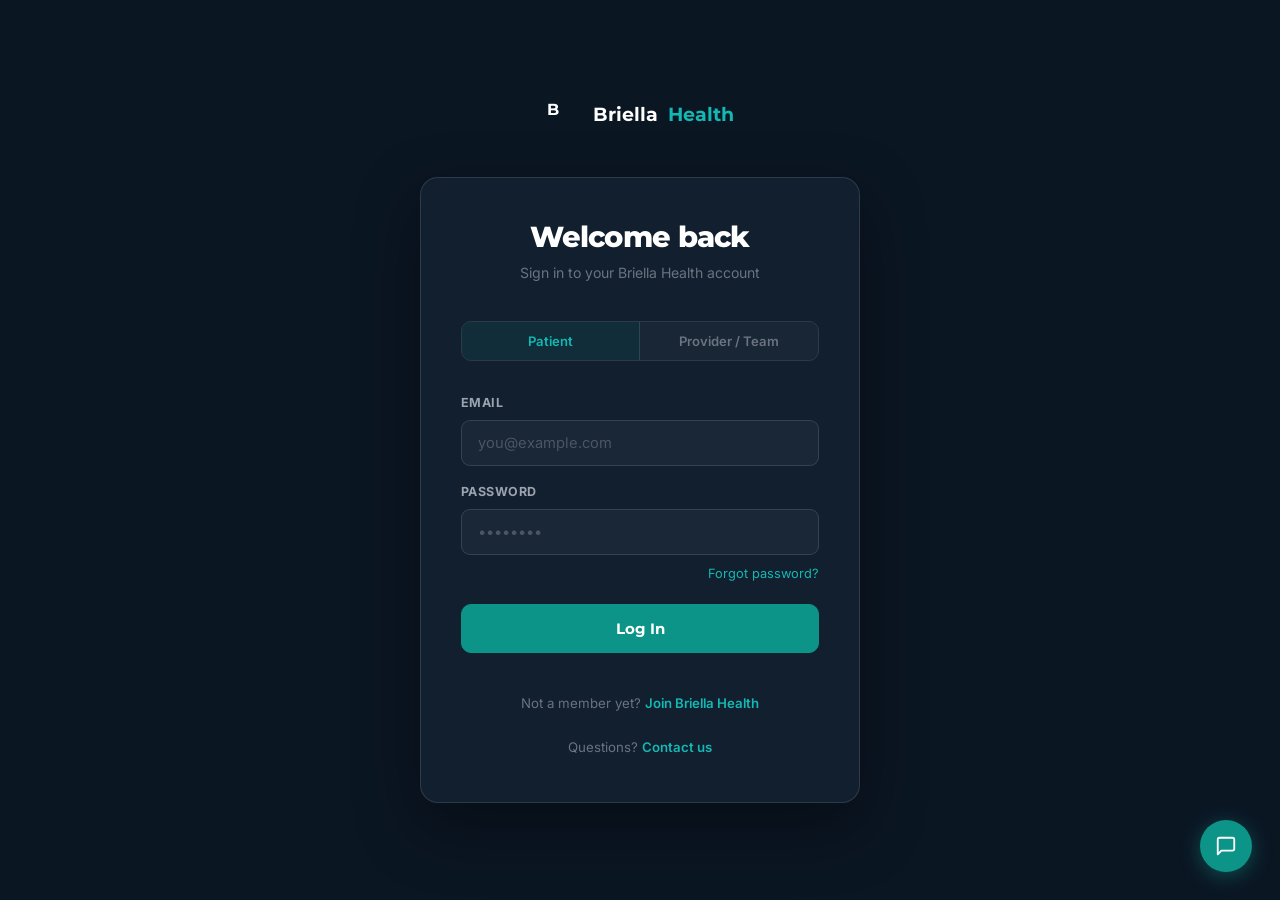
<file: login.html>
<!DOCTYPE html>
<html lang="en">
<head>
  <meta charset="UTF-8">
  <meta name="viewport" content="width=device-width, initial-scale=1.0">
  <title>Briella Health — Log In</title>
  <link rel="stylesheet" href="styles.css">
  <link rel="preconnect" href="https://fonts.googleapis.com">
  <link rel="preconnect" href="https://fonts.gstatic.com" crossorigin>
  <style>
    body { min-height: 100vh; display: flex; flex-direction: column; align-items: center; justify-content: center; background: var(--bg-dark); padding: 24px; }

    .login-wrap {
      width: 100%;
      max-width: 440px;
    }
    .login-logo {
      display: flex;
      align-items: center;
      justify-content: center;
      gap: 10px;
      font-family: var(--font-heading);
      font-size: 1.2rem;
      font-weight: 700;
      color: var(--white);
      text-decoration: none;
      margin-bottom: 44px;
    }
    .login-logo .logo-mark { width: 36px; height: 36px; font-size: 1rem; }
    .login-logo span { color: var(--teal-light); }

    .login-card {
      background: var(--bg-card);
      border: 1px solid var(--border-strong);
      border-radius: 18px;
      padding: 44px 40px;
      box-shadow: 0 24px 64px rgba(0,0,0,0.4);
    }
    .login-card h1 {
      font-size: 1.8rem;
      text-align: center;
      margin-bottom: 8px;
    }
    .login-subtitle {
      text-align: center;
      color: var(--gray-500);
      font-size: 0.88rem;
      margin-bottom: 36px;
    }

    .login-tabs {
      display: grid;
      grid-template-columns: 1fr 1fr;
      border: 1px solid var(--border-strong);
      border-radius: 10px;
      overflow: hidden;
      margin-bottom: 32px;
    }
    .login-tab-btn {
      padding: 11px;
      text-align: center;
      font-family: var(--font-body);
      font-size: 0.82rem;
      font-weight: 600;
      color: var(--gray-500);
      background: rgba(255,255,255,0.03);
      border: none;
      cursor: pointer;
      transition: all 0.15s;
    }
    .login-tab-btn:first-child { border-right: 1px solid var(--border-strong); }
    .login-tab-btn.active {
      background: var(--teal-dim);
      color: var(--teal-light);
    }

    .form-group {
      display: flex;
      flex-direction: column;
      gap: 6px;
      margin-bottom: 16px;
    }
    .form-label {
      font-size: 0.78rem;
      font-weight: 700;
      letter-spacing: 0.04em;
      text-transform: uppercase;
      color: var(--gray-400);
    }
    .form-input {
      background: rgba(255,255,255,0.04);
      border: 1px solid var(--border-strong);
      border-radius: 9px;
      padding: 13px 16px;
      color: var(--white);
      font-family: var(--font-body);
      font-size: 0.92rem;
      outline: none;
      transition: border-color 0.15s, box-shadow 0.15s;
      width: 100%;
      box-sizing: border-box;
    }
    .form-input:focus { border-color: var(--teal); box-shadow: 0 0 0 3px rgba(13,148,136,0.12); }
    .form-input::placeholder { color: var(--gray-600); }

    .forgot-link {
      display: block;
      text-align: right;
      font-size: 0.8rem;
      color: var(--teal-light);
      text-decoration: none;
      margin-top: -8px;
      margin-bottom: 20px;
    }
    .forgot-link:hover { text-decoration: underline; }

    .btn-login {
      width: 100%;
      padding: 14px;
      border-radius: 10px;
      background: var(--bg-dark);
      color: var(--white);
      font-family: var(--font-heading);
      font-size: 0.95rem;
      font-weight: 700;
      border: 1px solid var(--border-strong);
      cursor: pointer;
      transition: background 0.15s, border-color 0.15s;
      margin-bottom: 12px;
    }
    .btn-login:hover { background: rgba(255,255,255,0.07); border-color: var(--gray-500); }
    .btn-login.btn-teal {
      background: var(--teal);
      border-color: var(--teal);
    }
    .btn-login.btn-teal:hover { background: var(--teal-light); border-color: var(--teal-light); }

    .login-or {
      text-align: center;
      color: var(--gray-600);
      font-size: 0.78rem;
      margin: 16px 0;
      position: relative;
    }
    .login-or::before, .login-or::after {
      content: '';
      position: absolute;
      top: 50%; width: 42%;
      height: 1px;
      background: var(--border);
    }
    .login-or::before { left: 0; }
    .login-or::after { right: 0; }

    .login-footer {
      text-align: center;
      margin-top: 28px;
      font-size: 0.83rem;
      color: var(--gray-500);
    }
    .login-footer a { color: var(--teal-light); text-decoration: none; font-weight: 600; }
    .login-footer a:hover { text-decoration: underline; }

    /* Tab panels */
    .tab-panel { display: none; }
    .tab-panel.active { display: block; }
  </style>
</head>
<body>

<div class="login-wrap">
  <a href="index.html" class="login-logo">
    <div class="logo-mark">B</div>
    Briella <span>Health</span>
  </a>

  <div class="login-card">
    <h1>Welcome back</h1>
    <p class="login-subtitle">Sign in to your Briella Health account</p>

    <!-- Tab switcher: Patient / Provider -->
    <div class="login-tabs">
      <button class="login-tab-btn active" onclick="switchTab('patient', this)">Patient</button>
      <button class="login-tab-btn" onclick="switchTab('provider', this)">Provider / Team</button>
    </div>

    <!-- Patient login -->
    <div class="tab-panel active" id="tab-patient">
      <form onsubmit="handleLogin(event, 'patient')" novalidate>
        <div class="form-group">
          <label class="form-label" for="patientEmail">Email</label>
          <input class="form-input" type="email" id="patientEmail" placeholder="you@example.com" required>
        </div>
        <div class="form-group">
          <label class="form-label" for="patientPass">Password</label>
          <input class="form-input" type="password" id="patientPass" placeholder="••••••••" required>
        </div>
        <a href="#" class="forgot-link">Forgot password?</a>
        <button class="btn-login btn-teal" type="submit">Log In</button>
      </form>
    </div>

    <!-- Provider login -->
    <div class="tab-panel" id="tab-provider">
      <form onsubmit="handleLogin(event, 'provider')" novalidate>
        <div class="form-group">
          <label class="form-label" for="providerEmail">Work email</label>
          <input class="form-input" type="email" id="providerEmail" placeholder="you@clinic.com" required>
        </div>
        <div class="form-group">
          <label class="form-label" for="providerPass">Password</label>
          <input class="form-input" type="password" id="providerPass" placeholder="••••••••" required>
        </div>
        <a href="#" class="forgot-link">Forgot password?</a>
        <button class="btn-login btn-teal" type="submit">Log In to Provider Portal</button>
      </form>
    </div>

    <div class="login-footer">
      Not a member yet? <a href="signup.html">Join Briella Health</a><br><br>
      Questions? <a href="mailto:hello@briellahealth.com">Contact us</a>
    </div>
  </div>
</div>


<!-- ===== FLOATING HELP ===== -->
<style>
/* ===== HELP BUTTON (inline) ===== */
.help-btn{position:fixed;bottom:28px;right:28px;width:52px;height:52px;border-radius:50%;background:#0d9488;color:#fff;border:none;cursor:pointer;box-shadow:0 4px 20px rgba(13,148,136,0.45);z-index:9000;transition:background .15s,transform .15s;display:flex;align-items:center;justify-content:center;}
.help-btn:hover{background:#14b8b3;transform:scale(1.08);}
.help-overlay{position:fixed;bottom:92px;right:28px;z-index:9001;opacity:0;pointer-events:none;transform:translateY(12px) scale(.97);transition:all .22s ease;width:300px;}
.help-overlay.open{opacity:1;pointer-events:all;transform:translateY(0) scale(1);}
.help-panel{background:#111f2e;border:1px solid rgba(255,255,255,0.12);border-radius:16px;padding:24px;box-shadow:0 20px 60px rgba(0,0,0,.55);}
.help-panel-header{display:flex;justify-content:space-between;align-items:center;margin-bottom:16px;}
.help-panel-title{font-weight:700;font-size:.95rem;color:#fff;}
.help-panel-close{background:none;border:none;color:#6b7280;font-size:1.4rem;cursor:pointer;line-height:1;padding:0;}
.help-panel-close:hover{color:#fff;}
.help-links-list{display:flex;flex-direction:column;gap:8px;margin-bottom:20px;}
.help-link{display:block;padding:10px 14px;background:rgba(255,255,255,0.04);border:1px solid rgba(255,255,255,0.08);border-radius:9px;font-size:.82rem;color:#d1d5db;text-decoration:none;transition:all .15s;}
.help-link:hover{border-color:rgba(13,148,136,0.4);color:#14b8b3;background:rgba(13,148,136,0.08);}
.help-divider{border:none;border-top:1px solid rgba(255,255,255,0.07);margin:16px 0;}
.help-email-btn{display:block;width:100%;padding:11px;border-radius:9px;background:#0d9488;color:#fff;text-align:center;text-decoration:none;font-weight:700;font-size:.85rem;transition:background .15s;}
.help-email-btn:hover{background:#14b8b3;}
</style>
<button class="help-btn" onclick="toggleHelpPanel()" aria-label="Chat with us">
  <svg width="22" height="22" viewBox="0 0 24 24" fill="none" stroke="currentColor" stroke-width="2" stroke-linecap="round" stroke-linejoin="round">
    <path d="M21 15a2 2 0 0 1-2 2H7l-4 4V5a2 2 0 0 1 2-2h14a2 2 0 0 1 2 2z"/>
  </svg>
</button>
<div class="help-overlay" id="helpOverlay">
  <div class="help-panel">
    <div class="help-panel-header">
      <span class="help-panel-title">How can we help?</span>
      <button class="help-panel-close" onclick="toggleHelpPanel()">&#215;</button>
    </div>
    <div class="help-links-list">
      <a href="how-it-works.html" class="help-link">How does Briella Health work?</a>
      <a href="biomarkers.html" class="help-link">What biomarkers do you test?</a>
      <a href="membership.html" class="help-link">What&#39;s included in my membership?</a>
      <a href="membership.html" class="help-link">Can I use my HSA or FSA?</a>
      <a href="signup.html" class="help-link">Create a new account</a>
      <a href="login.html" class="help-link">Log in to my account</a>
    </div>
    <hr class="help-divider">
    <p style="font-size:.78rem;color:#9ca3af;text-align:center;margin-bottom:12px;">Still have a question?</p>
    <a href="mailto:hello@briellahealth.com" class="help-email-btn">Email Us</a>
    <p style="font-size:.72rem;color:#6b7280;text-align:center;margin-top:10px;">We typically respond within 1 business day.</p>
  </div>
</div>
<script>
(function(){
  function toggleHelpPanel(){
    var o=document.getElementById('helpOverlay');
    if(o) o.classList.toggle('open');
  }
  window.toggleHelpPanel=toggleHelpPanel;
  document.addEventListener('keydown',function(e){if(e.key==='Escape'){var o=document.getElementById('helpOverlay');if(o)o.classList.remove('open');}});
})();
</script>
</body>
</html>
</file>
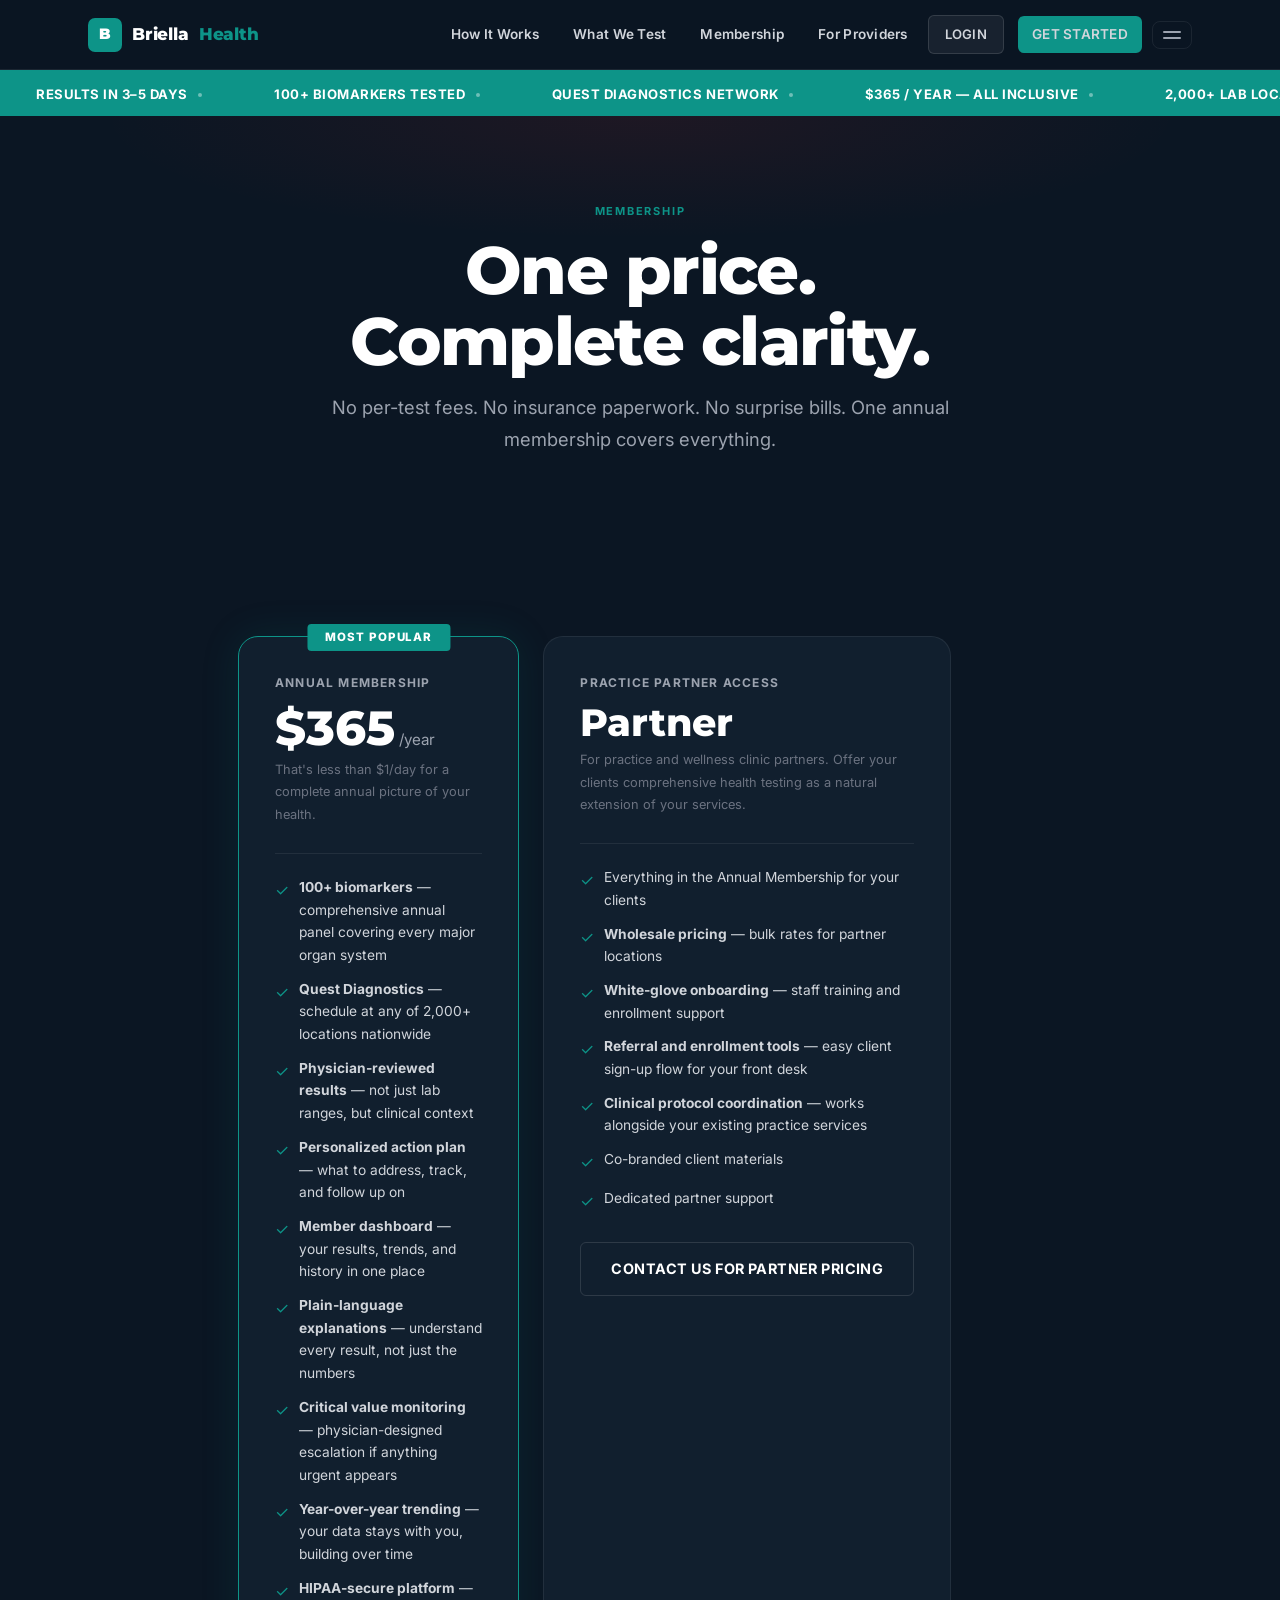
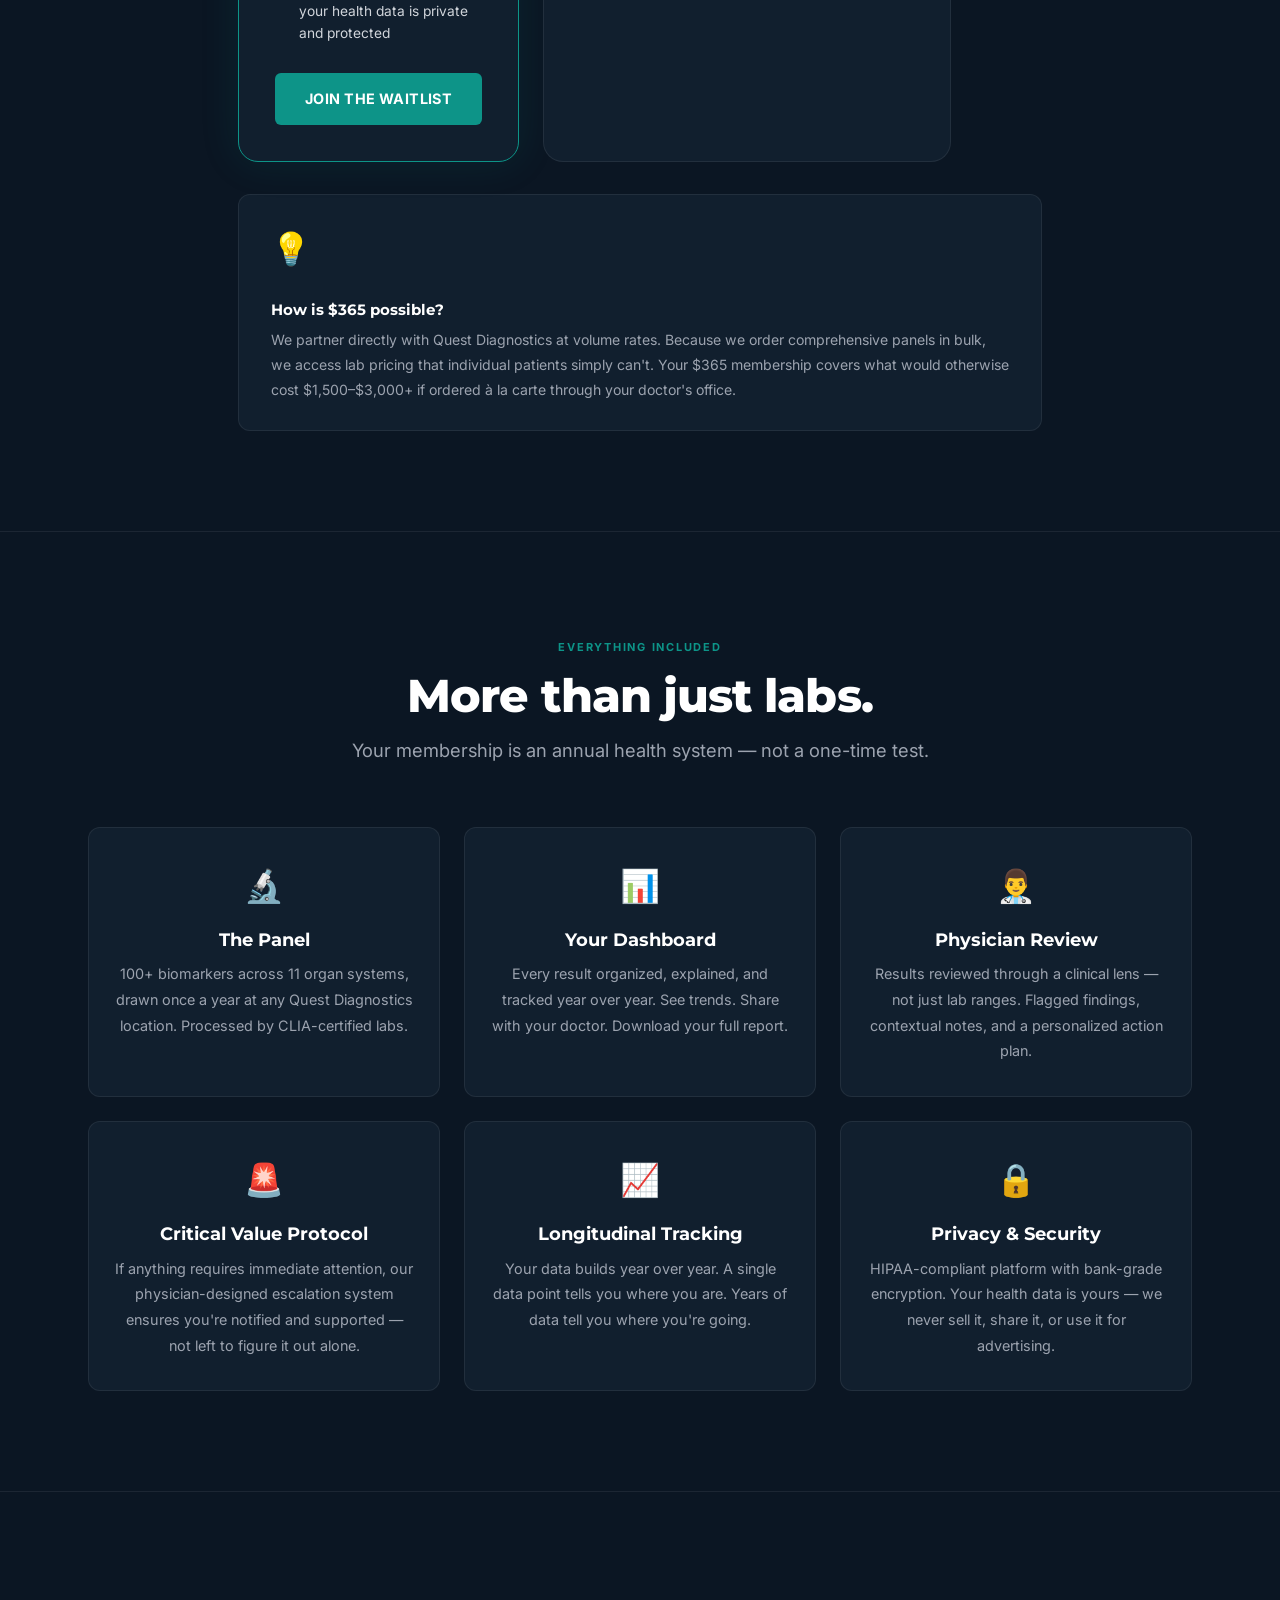
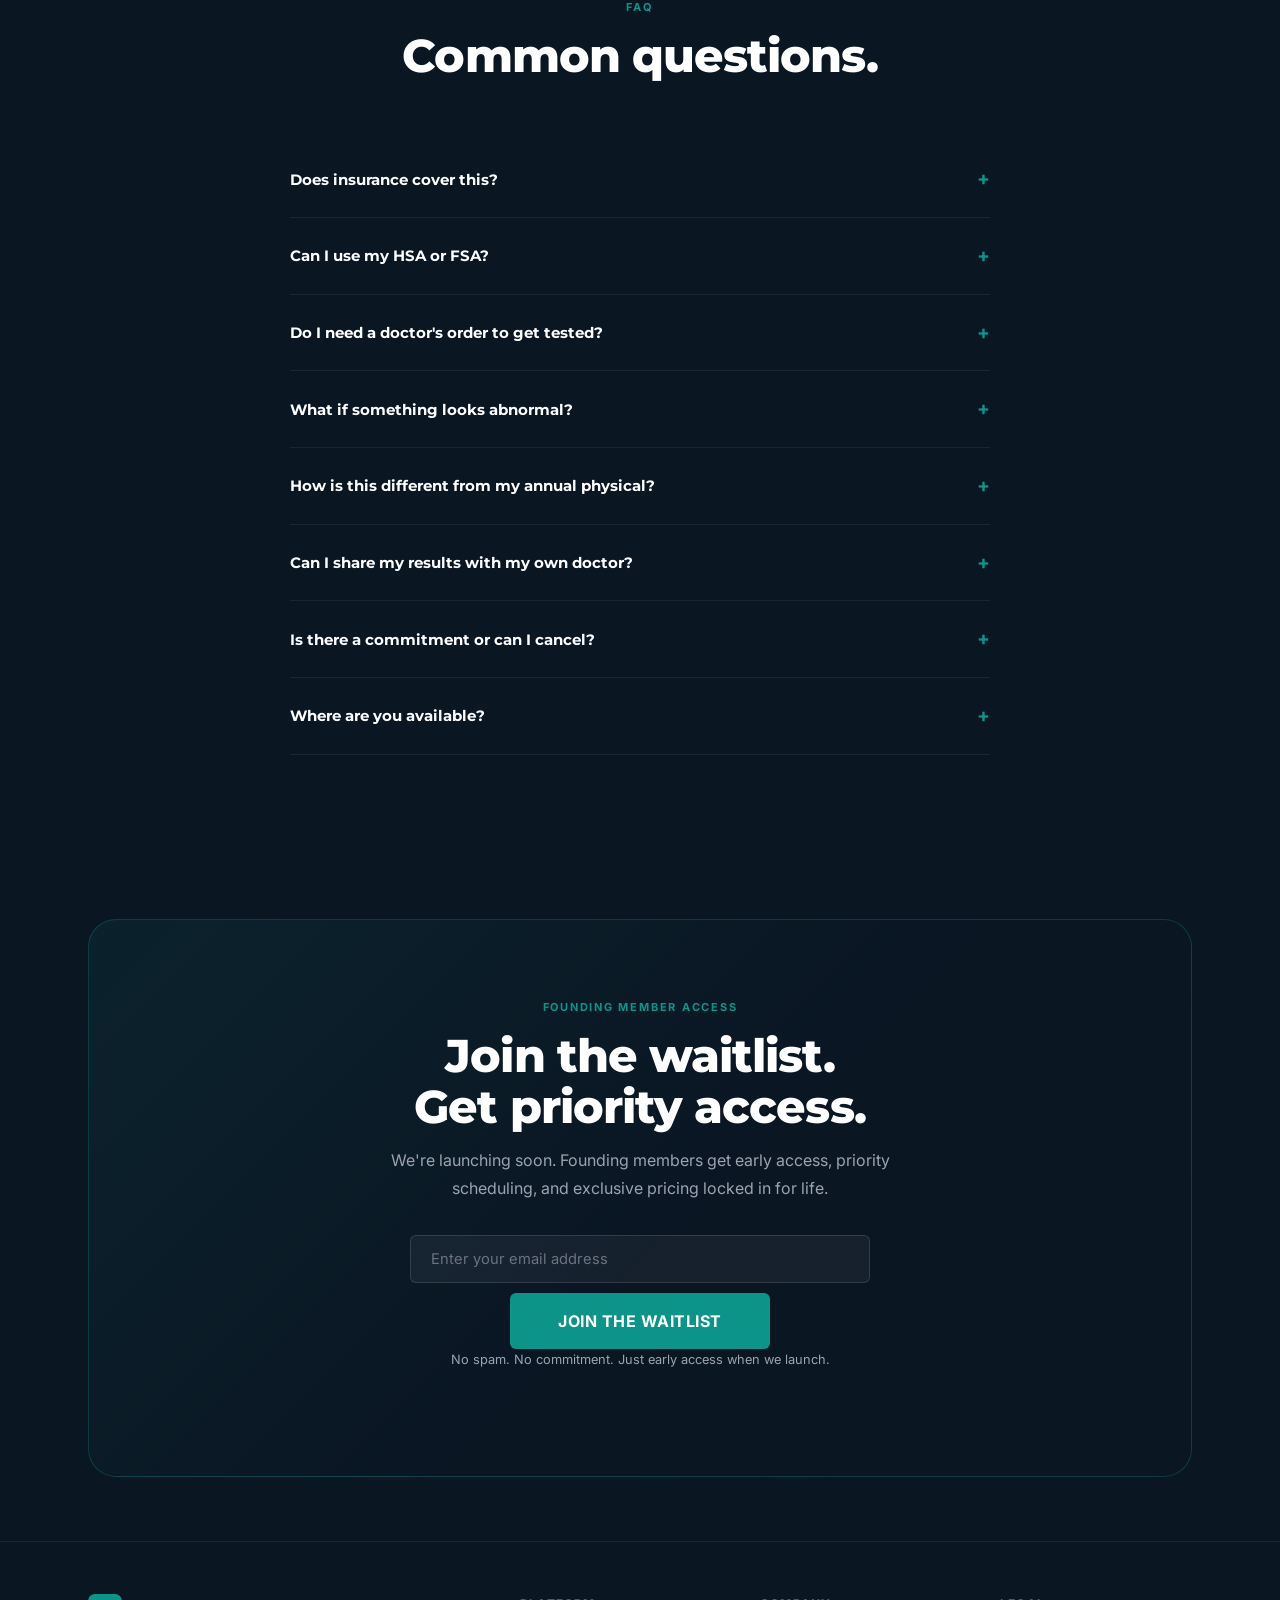
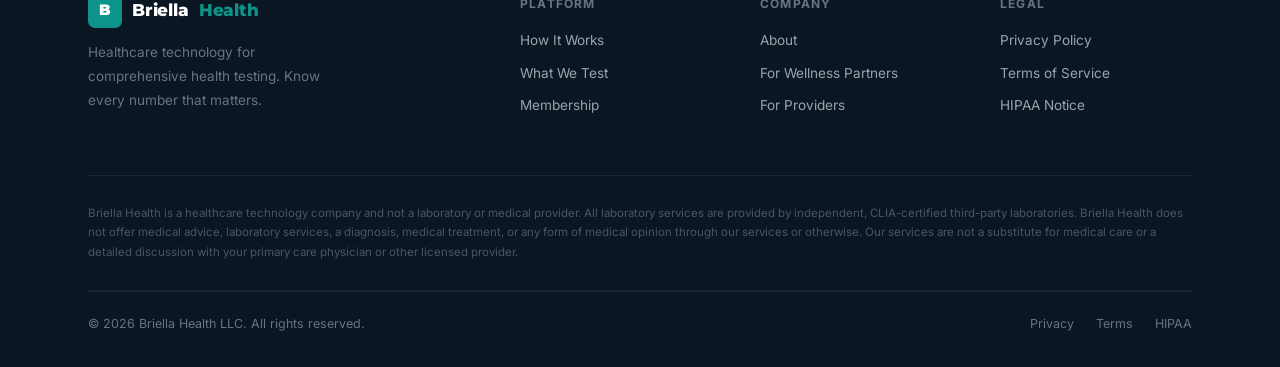
<file: membership.html>
<!DOCTYPE html>
<html lang="en">
<head>
  <meta charset="UTF-8">
  <meta name="viewport" content="width=device-width, initial-scale=1.0">
  <title>Membership — Briella Health</title>
  <meta name="description" content="Briella Health membership — $365/year for 100+ biomarkers, physician-reviewed insights, and year-round health data. Join the waitlist today.">
  <link rel="stylesheet" href="styles.css">
  <link rel="preconnect" href="https://fonts.googleapis.com">
  <link rel="preconnect" href="https://fonts.gstatic.com" crossorigin>
</head>
<body>

<!-- ===== NAVIGATION ===== -->
<nav>
      <div class="nav-inner">
        <a href="index.html" class="nav-logo">
          <div class="logo-mark">B</div>
          Briella <span>Health</span>
        </a>
        <div class="nav-links" id="navLinks">
          <a href="how-it-works.html">How It Works</a>
          <a href="biomarkers.html">What We Test</a>
          <a href="membership.html">Membership</a>
          <a href="for-providers.html">For Providers</a>
          <a href="login.html" class="btn btn-ghost" style="font-size:0.82rem;padding:8px 16px;">Login</a>
          <a href="signup.html" class="btn btn-primary nav-cta">Get Started</a>
          <button class="nav-more-btn" id="navMoreBtn" onclick="toggleNavDropdown()" aria-label="More">
            <span class="more-bar"></span>
            <span class="more-bar"></span>
          </button>
        </div>
        <button class="nav-toggle" onclick="document.getElementById('navLinks').classList.toggle('open')" aria-label="Menu">
          <svg width="22" height="22" viewBox="0 0 24 24" fill="none" stroke="currentColor" stroke-width="2"><line x1="3" y1="6" x2="21" y2="6"/><line x1="3" y1="12" x2="21" y2="12"/><line x1="3" y1="18" x2="21" y2="18"/></svg>
        </button>
      </div>
      <div class="nav-dropdown" id="navDropdown">
        <div class="nav-dropdown-inner">
          <div class="nav-dropdown-cols">
            <div class="nav-dropdown-col">
              <div class="nav-dropdown-col-title">Explore</div>
              <a href="blog.html" class="nav-dropdown-link">
                <span class="nav-dropdown-label">Journal</span>
                <span class="nav-dropdown-desc">Physician-written health insights &amp; articles</span>
              </a>
              <a href="for-providers.html" class="nav-dropdown-link">
                <span class="nav-dropdown-label">For Providers</span>
                <span class="nav-dropdown-desc">Partner program for clinics &amp; practices</span>
              </a>
              <a href="mailto:hello@briellahealth.com" class="nav-dropdown-link">
                <span class="nav-dropdown-label">Contact Us</span>
                <span class="nav-dropdown-desc">hello@briellahealth.com</span>
              </a>
            </div>
            <div class="nav-dropdown-col">
              <div class="nav-dropdown-col-title">Quick Links</div>
              <a href="membership.html" class="nav-dropdown-link">
                <span class="nav-dropdown-label">Pricing</span>
                <span class="nav-dropdown-desc">$365/year — all-inclusive membership</span>
              </a>
              <a href="how-it-works.html" class="nav-dropdown-link">
                <span class="nav-dropdown-label">How It Works</span>
                <span class="nav-dropdown-desc">From sign-up to results in 3 steps</span>
              </a>
              <a href="signup.html" class="nav-dropdown-link">
                <span class="nav-dropdown-label">Gift a Membership</span>
                <span class="nav-dropdown-desc">Give the gift of comprehensive health data</span>
              </a>
            </div>
            <div class="nav-dropdown-col">
              <div class="nav-dropdown-card">
                <div class="eyebrow">Now Enrolling</div>
                <p class="nav-dropdown-card-title">100+ biomarkers.<br><em>$365/year.</em></p>
                <p class="nav-dropdown-card-body">No insurance required. HSA/FSA eligible. Quest Diagnostics nationwide.</p>
                <a href="signup.html" class="btn btn-primary" style="display:inline-block;">Get Started &rarr;</a>
              </div>
            </div>
          </div>
        </div>
      </div>
    </nav>

<!-- ===== TICKER BAR ===== -->
<div class="ticker-bar">
  <div class="ticker-inner">
    <span class="ticker-item">Results in 3–5 Days <span class="ticker-dot"></span></span>
    <span class="ticker-item">100+ Biomarkers Tested <span class="ticker-dot"></span></span>
    <span class="ticker-item">Quest Diagnostics Network <span class="ticker-dot"></span></span>
    <span class="ticker-item">$365 / Year — All Inclusive <span class="ticker-dot"></span></span>
    <span class="ticker-item">2,000+ Lab Locations <span class="ticker-dot"></span></span>
    <span class="ticker-item">No Insurance Required <span class="ticker-dot"></span></span>
    <span class="ticker-item">Results in 3–5 Days <span class="ticker-dot"></span></span>
    <span class="ticker-item">100+ Biomarkers Tested <span class="ticker-dot"></span></span>
    <span class="ticker-item">Quest Diagnostics Network <span class="ticker-dot"></span></span>
    <span class="ticker-item">$365 / Year — All Inclusive <span class="ticker-dot"></span></span>
    <span class="ticker-item">2,000+ Lab Locations <span class="ticker-dot"></span></span>
    <span class="ticker-item">No Insurance Required <span class="ticker-dot"></span></span>
  </div>
</div>

<!-- ===== PAGE HERO ===== -->
<section class="page-hero">
  <div class="container">
    <div class="eyebrow">Membership</div>
    <h1>One price.<br>Complete clarity.</h1>
    <p class="lead">No per-test fees. No insurance paperwork. No surprise bills. One annual membership covers everything.</p>
  </div>
</section>

<!-- ===== PRICING ===== -->
<section class="section">
  <div class="container" style="max-width: 860px;">
    <div class="pricing-grid">

      <!-- DTC Annual -->
      <div class="pricing-card featured">
        <div class="pricing-badge">Most Popular</div>
        <div class="pricing-label">Annual Membership</div>
        <div class="pricing-price">
          <span class="amount">$365</span>
          <span class="period">/year</span>
        </div>
        <p class="pricing-subtext">That's less than $1/day for a complete annual picture of your health.</p>
        <hr class="pricing-divider">
        <div class="pricing-features">
          <div class="pricing-feature">
            <span class="check">✓</span>
            <span><strong>100+ biomarkers</strong> — comprehensive annual panel covering every major organ system</span>
          </div>
          <div class="pricing-feature">
            <span class="check">✓</span>
            <span><strong>Quest Diagnostics</strong> — schedule at any of 2,000+ locations nationwide</span>
          </div>
          <div class="pricing-feature">
            <span class="check">✓</span>
            <span><strong>Physician-reviewed results</strong> — not just lab ranges, but clinical context</span>
          </div>
          <div class="pricing-feature">
            <span class="check">✓</span>
            <span><strong>Personalized action plan</strong> — what to address, track, and follow up on</span>
          </div>
          <div class="pricing-feature">
            <span class="check">✓</span>
            <span><strong>Member dashboard</strong> — your results, trends, and history in one place</span>
          </div>
          <div class="pricing-feature">
            <span class="check">✓</span>
            <span><strong>Plain-language explanations</strong> — understand every result, not just the numbers</span>
          </div>
          <div class="pricing-feature">
            <span class="check">✓</span>
            <span><strong>Critical value monitoring</strong> — physician-designed escalation if anything urgent appears</span>
          </div>
          <div class="pricing-feature">
            <span class="check">✓</span>
            <span><strong>Year-over-year trending</strong> — your data stays with you, building over time</span>
          </div>
          <div class="pricing-feature">
            <span class="check">✓</span>
            <span><strong>HIPAA-secure platform</strong> — your health data is private and protected</span>
          </div>
        </div>
        <a href="signup.html" class="btn btn-primary pricing-cta">Join the Waitlist</a>
      </div>

      <!-- Practice / B2B -->
      <div class="pricing-card">
        <div class="pricing-label">Practice Partner Access</div>
        <div class="pricing-price">
          <span class="amount" style="font-size:2.4rem;">Partner</span>
        </div>
        <p class="pricing-subtext">For practice and wellness clinic partners. Offer your clients comprehensive health testing as a natural extension of your services.</p>
        <hr class="pricing-divider">
        <div class="pricing-features">
          <div class="pricing-feature">
            <span class="check">✓</span>
            <span>Everything in the Annual Membership for your clients</span>
          </div>
          <div class="pricing-feature">
            <span class="check">✓</span>
            <span><strong>Wholesale pricing</strong> — bulk rates for partner locations</span>
          </div>
          <div class="pricing-feature">
            <span class="check">✓</span>
            <span><strong>White-glove onboarding</strong> — staff training and enrollment support</span>
          </div>
          <div class="pricing-feature">
            <span class="check">✓</span>
            <span><strong>Referral and enrollment tools</strong> — easy client sign-up flow for your front desk</span>
          </div>
          <div class="pricing-feature">
            <span class="check">✓</span>
            <span><strong>Clinical protocol coordination</strong> — works alongside your existing practice services</span>
          </div>
          <div class="pricing-feature">
            <span class="check">✓</span>
            <span>Co-branded client materials</span>
          </div>
          <div class="pricing-feature">
            <span class="check">✓</span>
            <span>Dedicated partner support</span>
          </div>
        </div>
        <a href="signup.html" class="btn btn-outline pricing-cta">Contact Us for Partner Pricing</a>
      </div>

    </div>

    <!-- Value callout -->
    <div style="margin-top: 32px; background: var(--bg-card); border: 1px solid var(--border); border-radius: var(--radius); padding: 28px 32px; display: flex; gap: 24px; align-items: center; flex-wrap: wrap;">
      <div style="font-size: 2rem;">💡</div>
      <div>
        <h4 style="margin-bottom: 6px;">How is $365 possible?</h4>
        <p style="font-size:0.88rem; color: var(--gray-400); margin: 0;">We partner directly with Quest Diagnostics at volume rates. Because we order comprehensive panels in bulk, we access lab pricing that individual patients simply can't. Your $365 membership covers what would otherwise cost $1,500–$3,000+ if ordered à la carte through your doctor's office.</p>
      </div>
    </div>
  </div>
</section>

<hr class="divider">

<!-- ===== WHAT'S INCLUDED DETAIL ===== -->
<section class="section">
  <div class="container">
    <div class="section-header centered">
      <div class="eyebrow">Everything Included</div>
      <h2>More than just labs.</h2>
      <p class="lead">Your membership is an annual health system — not a one-time test.</p>
    </div>

    <div style="display: grid; grid-template-columns: repeat(3, 1fr); gap: 24px;">
      <div class="step-card fade-up" style="text-align:center;">
        <div style="font-size:2rem; margin-bottom:16px;">🔬</div>
        <h3>The Panel</h3>
        <p>100+ biomarkers across 11 organ systems, drawn once a year at any Quest Diagnostics location. Processed by CLIA-certified labs.</p>
      </div>
      <div class="step-card fade-up" style="text-align:center;">
        <div style="font-size:2rem; margin-bottom:16px;">📊</div>
        <h3>Your Dashboard</h3>
        <p>Every result organized, explained, and tracked year over year. See trends. Share with your doctor. Download your full report.</p>
      </div>
      <div class="step-card fade-up" style="text-align:center;">
        <div style="font-size:2rem; margin-bottom:16px;">👨‍⚕️</div>
        <h3>Physician Review</h3>
        <p>Results reviewed through a clinical lens — not just lab ranges. Flagged findings, contextual notes, and a personalized action plan.</p>
      </div>
      <div class="step-card fade-up" style="text-align:center;">
        <div style="font-size:2rem; margin-bottom:16px;">🚨</div>
        <h3>Critical Value Protocol</h3>
        <p>If anything requires immediate attention, our physician-designed escalation system ensures you're notified and supported — not left to figure it out alone.</p>
      </div>
      <div class="step-card fade-up" style="text-align:center;">
        <div style="font-size:2rem; margin-bottom:16px;">📈</div>
        <h3>Longitudinal Tracking</h3>
        <p>Your data builds year over year. A single data point tells you where you are. Years of data tell you where you're going.</p>
      </div>
      <div class="step-card fade-up" style="text-align:center;">
        <div style="font-size:2rem; margin-bottom:16px;">🔒</div>
        <h3>Privacy & Security</h3>
        <p>HIPAA-compliant platform with bank-grade encryption. Your health data is yours — we never sell it, share it, or use it for advertising.</p>
      </div>
    </div>
  </div>
</section>

<hr class="divider">

<!-- ===== FAQ ===== -->
<section class="section">
  <div class="container">
    <div class="section-header centered">
      <div class="eyebrow">FAQ</div>
      <h2>Common questions.</h2>
    </div>
    <div class="faq-list">
      <div class="faq-item">
        <div class="faq-question">Does insurance cover this?</div>
        <div class="faq-answer">Briella Health is a cash-pay membership — we do not bill insurance. This is intentional: it keeps costs low, eliminates claim denials, and means you get the full comprehensive panel we recommend rather than what insurance approves. Many members use FSA or HSA funds to pay for their membership.</div>
      </div>
      <div class="faq-item">
        <div class="faq-question">Can I use my HSA or FSA?</div>
        <div class="faq-answer">In most cases, yes. Lab testing is generally an eligible HSA/FSA expense. We recommend confirming with your plan administrator, but most members are able to use pre-tax health dollars for their Briella Health membership.</div>
      </div>
      <div class="faq-item">
        <div class="faq-question">Do I need a doctor's order to get tested?</div>
        <div class="faq-answer">No. Briella Health is a physician-ordered service — your membership includes physician authorization for testing through our affiliated medical practice. You don't need to see your own doctor first.</div>
      </div>
      <div class="faq-item">
        <div class="faq-question">What if something looks abnormal?</div>
        <div class="faq-answer">Abnormal results are flagged in your dashboard with clear context about what they mean and what next steps may be appropriate. For critical values — results that require immediate medical attention — our physician-designed escalation protocol ensures you are contacted promptly. For non-urgent findings, your action plan will guide you on whether and how to follow up with your primary care physician.</div>
      </div>
      <div class="faq-item">
        <div class="faq-question">How is this different from my annual physical?</div>
        <div class="faq-answer">A typical annual physical checks 10–20 biomarkers, often limited to what insurance will cover. Briella Health tests 100+ — including advanced cardiovascular markers, full thyroid panels, hormones, micronutrients, cancer screening markers, and heavy metals that standard physicals never check. It's a fundamentally more comprehensive picture of your health.</div>
      </div>
      <div class="faq-item">
        <div class="faq-question">Can I share my results with my own doctor?</div>
        <div class="faq-answer">Absolutely — and we encourage it. Your dashboard lets you download a full PDF report of all results to share with any healthcare provider. Briella Health is designed to complement your existing care, not replace it.</div>
      </div>
      <div class="faq-item">
        <div class="faq-question">Is there a commitment or can I cancel?</div>
        <div class="faq-answer">Membership is annual. You can choose not to renew at the end of your membership year. Your historical data remains accessible even after your membership lapses.</div>
      </div>
      <div class="faq-item">
        <div class="faq-question">Where are you available?</div>
        <div class="faq-answer">We are launching initially in Texas, leveraging our existing physician infrastructure. We will expand to additional states in 2026–2027. Join the waitlist to be notified when we launch in your area.</div>
      </div>
    </div>
  </div>
</section>

<!-- ===== CTA ===== -->
<section class="section-sm">
  <div class="container">
    <div class="cta-band">
      <div class="eyebrow">Founding Member Access</div>
      <h2>Join the waitlist.<br>Get priority access.</h2>
      <p>We're launching soon. Founding members get early access, priority scheduling, and exclusive pricing locked in for life.</p>
      <form class="waitlist-form" onsubmit="handleWaitlist(event)">
        <input type="email" class="waitlist-input" placeholder="Enter your email address" required id="waitlistEmail">
        <button type="submit" class="btn btn-primary btn-lg">Join the Waitlist</button>
      </form>
      <p class="cta-note">No spam. No commitment. Just early access when we launch.</p>
    </div>
  </div>
</section>

<!-- ===== FOOTER ===== -->
<footer>
  <div class="container">
    <div class="footer-inner">
      <div class="footer-brand">
        <a href="index.html" class="nav-logo">
          <div class="logo-mark">B</div>
          Briella <span>Health</span>
        </a>
        <p>Healthcare technology for comprehensive health testing. Know every number that matters.</p>
      </div>
      <div class="footer-col">
        <h5>Platform</h5>
        <a href="how-it-works.html">How It Works</a>
        <a href="biomarkers.html">What We Test</a>
        <a href="membership.html">Membership</a>
      </div>
      <div class="footer-col">
        <h5>Company</h5>
        <a href="#">About</a>
        <a href="#">For Wellness Partners</a>
        <a href="#">For Providers</a>
      </div>
      <div class="footer-col">
        <h5>Legal</h5>
        <a href="#">Privacy Policy</a>
        <a href="#">Terms of Service</a>
        <a href="#">HIPAA Notice</a>
      </div>
    </div>
    <!-- Legal Disclaimer -->
    <div class="footer-disclaimer">
      <p>Briella Health is a healthcare technology company and not a laboratory or medical provider. All laboratory services are provided by independent, CLIA-certified third-party laboratories. Briella Health does not offer medical advice, laboratory services, a diagnosis, medical treatment, or any form of medical opinion through our services or otherwise. Our services are not a substitute for medical care or a detailed discussion with your primary care physician or other licensed provider.</p>
    </div>

    <div class="footer-bottom">
      <span>© 2026 Briella Health LLC. All rights reserved.</span>
      <div class="footer-legal">
        <a href="#">Privacy</a>
        <a href="#">Terms</a>
        <a href="#">HIPAA</a>
      </div>
    </div>
  </div>
</footer>

<script>
  const observer = new IntersectionObserver((entries) => {
    entries.forEach(e => { if (e.isIntersecting) e.target.classList.add('visible'); });
  }, { threshold: 0.1 });
  document.querySelectorAll('.fade-up').forEach(el => observer.observe(el));

  function handleWaitlist(e) {
    e.preventDefault();
    const email = document.getElementById('waitlistEmail').value;
    const form = e.target;
    form.innerHTML = '<p style="color:var(--teal); font-weight:600; font-size:1.05rem;">✓ You\'re on the list! We\'ll be in touch when we launch.</p>';
    console.log('Waitlist signup:', email);
  }
</script>

<!-- LOGIN MODAL -->
<div class="login-modal-overlay" id="loginModal" onclick="if(event.target===this)closeLoginModal()">
  <div class="login-modal">
    <button class="login-modal-close" onclick="closeLoginModal()">&#215;</button>
    <h3>Welcome back</h3>
    <p class="login-subtitle">Sign in to your Briella Health account</p>
    <div class="login-options">
      <a href="patient-portal.html" class="login-option">
        <div class="login-option-icon">🧬</div>
        <div><h4>I'm a Patient</h4><p>View your lab results, biomarker trends, and health insights</p></div>
      </a>
      <div class="login-divider">or</div>
      <a href="spa-portal.html" class="login-option">
        <div class="login-option-icon">🏥</div>
        <div><h4>I'm a Provider / Team</h4><p>Clinic, practice, or team — manage patients and view results</p></div>
      </a>
    </div>
  </div>
</div>
<script>
function openLoginModal() { document.getElementById('loginModal').classList.add('open'); document.body.style.overflow='hidden'; }
function closeLoginModal() { document.getElementById('loginModal').classList.remove('open'); document.body.style.overflow=''; }
document.addEventListener('keydown', e => { if(e.key==='Escape') closeLoginModal(); });
<\/script>



<!-- ===== FLOATING HELP ===== -->
<style>
/* ===== HELP BUTTON (inline) ===== */
.help-btn{position:fixed;bottom:28px;right:28px;width:52px;height:52px;border-radius:50%;background:#0d9488;color:#fff;border:none;cursor:pointer;box-shadow:0 4px 20px rgba(13,148,136,0.45);z-index:9000;transition:background .15s,transform .15s;display:flex;align-items:center;justify-content:center;}
.help-btn:hover{background:#14b8b3;transform:scale(1.08);}
.help-overlay{position:fixed;bottom:92px;right:28px;z-index:9001;opacity:0;pointer-events:none;transform:translateY(12px) scale(.97);transition:all .22s ease;width:300px;}
.help-overlay.open{opacity:1;pointer-events:all;transform:translateY(0) scale(1);}
.help-panel{background:#111f2e;border:1px solid rgba(255,255,255,0.12);border-radius:16px;padding:24px;box-shadow:0 20px 60px rgba(0,0,0,.55);}
.help-panel-header{display:flex;justify-content:space-between;align-items:center;margin-bottom:16px;}
.help-panel-title{font-weight:700;font-size:.95rem;color:#fff;}
.help-panel-close{background:none;border:none;color:#6b7280;font-size:1.4rem;cursor:pointer;line-height:1;padding:0;}
.help-panel-close:hover{color:#fff;}
.help-links-list{display:flex;flex-direction:column;gap:8px;margin-bottom:20px;}
.help-link{display:block;padding:10px 14px;background:rgba(255,255,255,0.04);border:1px solid rgba(255,255,255,0.08);border-radius:9px;font-size:.82rem;color:#d1d5db;text-decoration:none;transition:all .15s;}
.help-link:hover{border-color:rgba(13,148,136,0.4);color:#14b8b3;background:rgba(13,148,136,0.08);}
.help-divider{border:none;border-top:1px solid rgba(255,255,255,0.07);margin:16px 0;}
.help-email-btn{display:block;width:100%;padding:11px;border-radius:9px;background:#0d9488;color:#fff;text-align:center;text-decoration:none;font-weight:700;font-size:.85rem;transition:background .15s;}
.help-email-btn:hover{background:#14b8b3;}
</style>
<button class="help-btn" onclick="toggleHelpPanel()" aria-label="Chat with us">
  <svg width="22" height="22" viewBox="0 0 24 24" fill="none" stroke="currentColor" stroke-width="2" stroke-linecap="round" stroke-linejoin="round">
    <path d="M21 15a2 2 0 0 1-2 2H7l-4 4V5a2 2 0 0 1 2-2h14a2 2 0 0 1 2 2z"/>
  </svg>
</button>
<div class="help-overlay" id="helpOverlay">
  <div class="help-panel">
    <div class="help-panel-header">
      <span class="help-panel-title">How can we help?</span>
      <button class="help-panel-close" onclick="toggleHelpPanel()">&#215;</button>
    </div>
    <div class="help-links-list">
      <a href="how-it-works.html" class="help-link">How does Briella Health work?</a>
      <a href="biomarkers.html" class="help-link">What biomarkers do you test?</a>
      <a href="membership.html" class="help-link">What&#39;s included in my membership?</a>
      <a href="membership.html" class="help-link">Can I use my HSA or FSA?</a>
      <a href="signup.html" class="help-link">Create a new account</a>
      <a href="login.html" class="help-link">Log in to my account</a>
    </div>
    <hr class="help-divider">
    <p style="font-size:.78rem;color:#9ca3af;text-align:center;margin-bottom:12px;">Still have a question?</p>
    <a href="mailto:hello@briellahealth.com" class="help-email-btn">Email Us</a>
    <p style="font-size:.72rem;color:#6b7280;text-align:center;margin-top:10px;">We typically respond within 1 business day.</p>
  </div>
</div>
<script>
(function(){
  function toggleHelpPanel(){
    var o=document.getElementById('helpOverlay');
    if(o) o.classList.toggle('open');
  }
  window.toggleHelpPanel=toggleHelpPanel;
  document.addEventListener('keydown',function(e){if(e.key==='Escape'){var o=document.getElementById('helpOverlay');if(o)o.classList.remove('open');}});
})();
</script>

    <script>
    /* ---- Nav dropdown ---- */
    function toggleNavDropdown() {
      var dd = document.getElementById('navDropdown');
      var btn = document.getElementById('navMoreBtn');
      if (!dd) return;
      var isOpen = dd.classList.contains('open');
      dd.classList.toggle('open', !isOpen);
      btn.classList.toggle('open', !isOpen);
    }
    document.addEventListener('click', function(e) {
      var btn = document.getElementById('navMoreBtn');
      var dd  = document.getElementById('navDropdown');
      if (!btn || !dd) return;
      if (!btn.contains(e.target) && !dd.contains(e.target)) {
        dd.classList.remove('open');
        btn.classList.remove('open');
      }
    });
    document.addEventListener('keydown', function(e) {
      if (e.key === 'Escape') {
        var dd  = document.getElementById('navDropdown');
        var btn = document.getElementById('navMoreBtn');
        if (dd) dd.classList.remove('open');
        if (btn) btn.classList.remove('open');
      }
    });
    </script>
  </body>
</html>
</file>
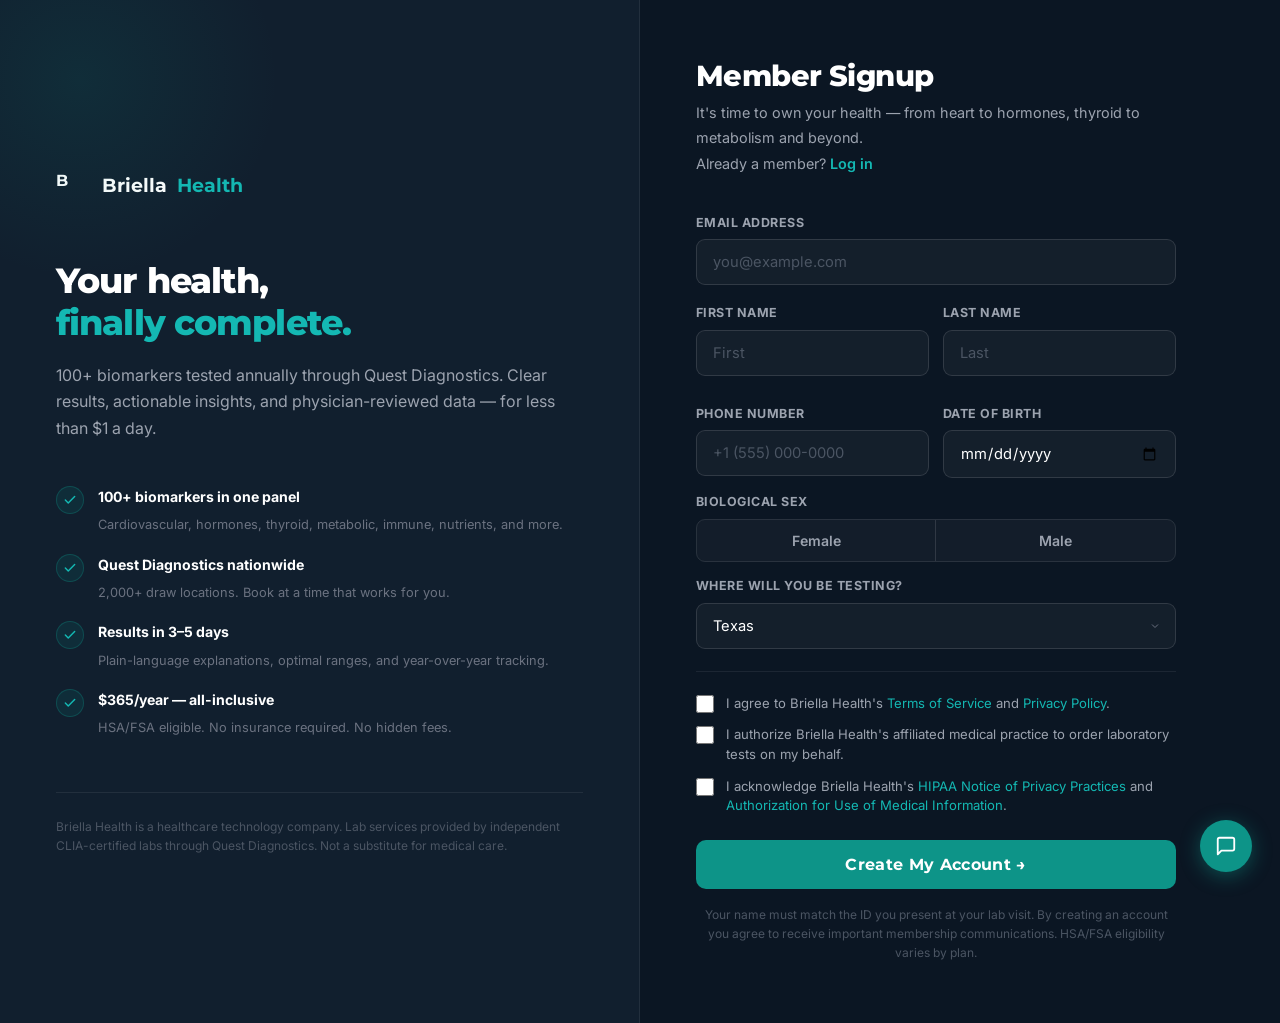
<file: signup.html>
<!DOCTYPE html>
<html lang="en">
<head>
  <meta charset="UTF-8">
  <meta name="viewport" content="width=device-width, initial-scale=1.0">
  <title>Briella Health — Member Signup</title>
  <meta name="description" content="Join Briella Health. 100+ biomarkers tested annually through Quest Diagnostics. $365/year.">
  <link rel="stylesheet" href="styles.css">
  <link rel="preconnect" href="https://fonts.googleapis.com">
  <link rel="preconnect" href="https://fonts.gstatic.com" crossorigin>
  <style>
    body { background: var(--bg-dark); }

    .signup-page {
      min-height: 100vh;
      display: grid;
      grid-template-columns: 1fr 1fr;
    }

    /* ── Left panel ── */
    .signup-left {
      background: var(--bg-card);
      border-right: 1px solid var(--border);
      padding: 60px 56px;
      display: flex;
      flex-direction: column;
      justify-content: center;
      position: relative;
      overflow: hidden;
    }
    .signup-left::before {
      content: '';
      position: absolute;
      top: -120px; left: -120px;
      width: 400px; height: 400px;
      background: radial-gradient(circle, rgba(13,148,136,0.12) 0%, transparent 70%);
      pointer-events: none;
    }
    .signup-left-logo {
      display: flex;
      align-items: center;
      gap: 10px;
      font-family: var(--font-heading);
      font-size: 1.2rem;
      font-weight: 700;
      color: var(--white);
      text-decoration: none;
      margin-bottom: 56px;
    }
    .signup-left-logo .logo-mark {
      width: 36px; height: 36px;
      font-size: 1rem;
    }
    .signup-left-logo span { color: var(--teal-light); }
    .signup-left h1 {
      font-size: 2.2rem;
      line-height: 1.2;
      margin-bottom: 18px;
    }
    .signup-left h1 em {
      font-style: normal;
      color: var(--teal-light);
    }
    .signup-left .lead {
      color: var(--gray-400);
      font-size: 1rem;
      margin-bottom: 44px;
      line-height: 1.65;
    }
    .signup-benefits {
      list-style: none;
      display: flex;
      flex-direction: column;
      gap: 16px;
    }
    .signup-benefit {
      display: flex;
      align-items: flex-start;
      gap: 14px;
    }
    .signup-benefit-icon {
      width: 28px; height: 28px;
      border-radius: 50%;
      background: var(--teal-dim);
      border: 1px solid var(--teal-border);
      display: flex;
      align-items: center;
      justify-content: center;
      flex-shrink: 0;
      margin-top: 1px;
    }
    .signup-benefit-icon svg {
      width: 14px; height: 14px;
      stroke: var(--teal-light);
    }
    .signup-benefit-text strong {
      display: block;
      font-size: 0.88rem;
      font-weight: 700;
      color: var(--white);
      margin-bottom: 2px;
    }
    .signup-benefit-text span {
      font-size: 0.8rem;
      color: var(--gray-500);
      line-height: 1.4;
    }
    .signup-left-footer {
      margin-top: 52px;
      padding-top: 24px;
      border-top: 1px solid var(--border);
      font-size: 0.75rem;
      color: var(--gray-600);
      line-height: 1.6;
    }

    /* ── Right panel ── */
    .signup-right {
      padding: 60px 56px;
      display: flex;
      flex-direction: column;
      justify-content: center;
      overflow-y: auto;
    }
    .signup-form-wrap {
      max-width: 480px;
      width: 100%;
    }
    .signup-form-header {
      margin-bottom: 36px;
    }
    .signup-form-header h2 {
      font-size: 1.8rem;
      margin-bottom: 8px;
    }
    .signup-form-header p {
      color: var(--gray-400);
      font-size: 0.9rem;
      margin: 0;
    }
    .signup-already {
      font-size: 0.85rem;
      color: var(--gray-500);
      margin-top: 6px;
    }
    .signup-already a {
      color: var(--teal-light);
      text-decoration: none;
      font-weight: 600;
    }
    .signup-already a:hover { text-decoration: underline; }

    /* ── Form fields ── */
    .form-grid { display: grid; grid-template-columns: 1fr 1fr; gap: 14px; }
    .form-grid.full { grid-template-columns: 1fr; }

    .form-group {
      display: flex;
      flex-direction: column;
      gap: 6px;
      margin-bottom: 14px;
    }
    .form-group.span2 { grid-column: 1 / -1; }

    .form-label {
      font-size: 0.78rem;
      font-weight: 700;
      letter-spacing: 0.04em;
      text-transform: uppercase;
      color: var(--gray-400);
    }
    .form-input {
      background: rgba(255,255,255,0.04);
      border: 1px solid var(--border-strong);
      border-radius: 9px;
      padding: 13px 16px;
      color: var(--white);
      font-family: var(--font-body);
      font-size: 0.92rem;
      outline: none;
      transition: border-color 0.15s, box-shadow 0.15s;
      width: 100%;
      box-sizing: border-box;
    }
    .form-input:focus {
      border-color: var(--teal);
      box-shadow: 0 0 0 3px rgba(13,148,136,0.12);
    }
    .form-input::placeholder { color: var(--gray-600); }
    select.form-input {
      appearance: none;
      background-image: url("data:image/svg+xml,%3Csvg xmlns='http://www.w3.org/2000/svg' width='12' height='12' fill='none' stroke='%236b7280' stroke-width='2' viewBox='0 0 24 24'%3E%3Cpolyline points='6 9 12 15 18 9'/%3E%3C/svg%3E");
      background-repeat: no-repeat;
      background-position: right 14px center;
      padding-right: 36px;
      cursor: pointer;
    }
    select.form-input option { background: #1a2a3a; color: var(--white); }

    /* ── Sex toggle ── */
    .sex-toggle {
      display: grid;
      grid-template-columns: 1fr 1fr;
      gap: 0;
      border: 1px solid var(--border-strong);
      border-radius: 9px;
      overflow: hidden;
    }
    .sex-btn {
      padding: 12px;
      text-align: center;
      font-family: var(--font-body);
      font-size: 0.88rem;
      font-weight: 600;
      color: var(--gray-400);
      cursor: pointer;
      background: rgba(255,255,255,0.03);
      border: none;
      transition: all 0.15s;
    }
    .sex-btn:first-child { border-right: 1px solid var(--border-strong); }
    .sex-btn.selected {
      background: var(--teal-dim);
      color: var(--teal-light);
    }
    .sex-btn:hover:not(.selected) {
      background: rgba(255,255,255,0.06);
      color: var(--white);
    }

    /* ── Agreements ── */
    .agreements { display: flex; flex-direction: column; gap: 12px; margin: 20px 0 24px; }
    .agreement-row {
      display: flex;
      align-items: flex-start;
      gap: 12px;
      cursor: pointer;
    }
    .agreement-row input[type="checkbox"] {
      width: 18px; height: 18px;
      margin-top: 1px;
      flex-shrink: 0;
      accent-color: var(--teal);
      cursor: pointer;
    }
    .agreement-label {
      font-size: 0.82rem;
      color: var(--gray-400);
      line-height: 1.5;
    }
    .agreement-label a { color: var(--teal-light); text-decoration: none; }
    .agreement-label a:hover { text-decoration: underline; }

    /* ── Submit button ── */
    .btn-signup {
      width: 100%;
      padding: 15px;
      border-radius: 10px;
      background: var(--teal);
      color: var(--white);
      font-family: var(--font-heading);
      font-size: 1rem;
      font-weight: 700;
      border: none;
      cursor: pointer;
      transition: background 0.15s, transform 0.1s;
      letter-spacing: 0.02em;
    }
    .btn-signup:hover { background: var(--teal-light); transform: translateY(-1px); }
    .btn-signup:disabled { opacity: 0.5; cursor: not-allowed; transform: none; }

    /* ── Divider ── */
    .form-divider {
      border: none;
      border-top: 1px solid var(--border);
      margin: 22px 0;
    }

    /* ── Success state ── */
    .signup-success {
      display: none;
      text-align: center;
      padding: 48px 0;
    }
    .success-check {
      width: 64px; height: 64px;
      border-radius: 50%;
      background: var(--teal-dim);
      border: 2px solid var(--teal);
      display: flex;
      align-items: center;
      justify-content: center;
      margin: 0 auto 24px;
    }
    .success-check svg { stroke: var(--teal-light); width: 28px; height: 28px; }
    .signup-success h3 { font-size: 1.5rem; margin-bottom: 12px; }
    .signup-success p { color: var(--gray-400); font-size: 0.9rem; line-height: 1.6; margin-bottom: 28px; }

    @media (max-width: 900px) {
      .signup-page { grid-template-columns: 1fr; }
      .signup-left { display: none; }
      .signup-right { padding: 80px 28px 48px; }
      .signup-form-wrap { max-width: 100%; }
    }
    @media (max-width: 500px) {
      .form-grid { grid-template-columns: 1fr; }
    }
  </style>
</head>
<body>

<div class="signup-page">

  <!-- ── LEFT PANEL ── -->
  <div class="signup-left">
    <a href="index.html" class="signup-left-logo">
      <div class="logo-mark">B</div>
      Briella <span>Health</span>
    </a>

    <h1>Your health,<br><em>finally complete.</em></h1>
    <p class="lead">100+ biomarkers tested annually through Quest Diagnostics. Clear results, actionable insights, and physician-reviewed data — for less than $1 a day.</p>

    <ul class="signup-benefits">
      <li class="signup-benefit">
        <div class="signup-benefit-icon">
          <svg viewBox="0 0 24 24" fill="none" stroke-width="2.5" stroke-linecap="round" stroke-linejoin="round"><polyline points="20 6 9 17 4 12"/></svg>
        </div>
        <div class="signup-benefit-text">
          <strong>100+ biomarkers in one panel</strong>
          <span>Cardiovascular, hormones, thyroid, metabolic, immune, nutrients, and more.</span>
        </div>
      </li>
      <li class="signup-benefit">
        <div class="signup-benefit-icon">
          <svg viewBox="0 0 24 24" fill="none" stroke-width="2.5" stroke-linecap="round" stroke-linejoin="round"><polyline points="20 6 9 17 4 12"/></svg>
        </div>
        <div class="signup-benefit-text">
          <strong>Quest Diagnostics nationwide</strong>
          <span>2,000+ draw locations. Book at a time that works for you.</span>
        </div>
      </li>
      <li class="signup-benefit">
        <div class="signup-benefit-icon">
          <svg viewBox="0 0 24 24" fill="none" stroke-width="2.5" stroke-linecap="round" stroke-linejoin="round"><polyline points="20 6 9 17 4 12"/></svg>
        </div>
        <div class="signup-benefit-text">
          <strong>Results in 3–5 days</strong>
          <span>Plain-language explanations, optimal ranges, and year-over-year tracking.</span>
        </div>
      </li>
      <li class="signup-benefit">
        <div class="signup-benefit-icon">
          <svg viewBox="0 0 24 24" fill="none" stroke-width="2.5" stroke-linecap="round" stroke-linejoin="round"><polyline points="20 6 9 17 4 12"/></svg>
        </div>
        <div class="signup-benefit-text">
          <strong>$365/year — all-inclusive</strong>
          <span>HSA/FSA eligible. No insurance required. No hidden fees.</span>
        </div>
      </li>
    </ul>

    <p class="signup-left-footer">Briella Health is a healthcare technology company. Lab services provided by independent CLIA-certified labs through Quest Diagnostics. Not a substitute for medical care.</p>
  </div>

  <!-- ── RIGHT PANEL ── -->
  <div class="signup-right">
    <div class="signup-form-wrap">

      <div class="signup-form-header">
        <h2>Member Signup</h2>
        <p>It's time to own your health — from heart to hormones, thyroid to metabolism and beyond.</p>
        <p class="signup-already">Already a member? <a href="login.html">Log in</a></p>
      </div>

      <!-- FORM -->
      <form id="signupForm" onsubmit="handleSignup(event)" novalidate>

        <div class="form-group" style="margin-bottom:18px;">
          <label class="form-label" for="signupEmail">Email address</label>
          <input class="form-input" type="email" id="signupEmail" name="email" placeholder="you@example.com" required>
        </div>

        <div class="form-grid">
          <div class="form-group">
            <label class="form-label" for="signupFirst">First name</label>
            <input class="form-input" type="text" id="signupFirst" name="firstName" placeholder="First" required>
          </div>
          <div class="form-group">
            <label class="form-label" for="signupLast">Last name</label>
            <input class="form-input" type="text" id="signupLast" name="lastName" placeholder="Last" required>
          </div>
          <div class="form-group">
            <label class="form-label" for="signupPhone">Phone number</label>
            <input class="form-input" type="tel" id="signupPhone" name="phone" placeholder="+1 (555) 000-0000" required>
          </div>
          <div class="form-group">
            <label class="form-label" for="signupDOB">Date of birth</label>
            <input class="form-input" type="date" id="signupDOB" name="dob" required>
          </div>
        </div>

        <div class="form-group">
          <label class="form-label">Biological sex</label>
          <div class="sex-toggle">
            <button type="button" class="sex-btn" id="sexFemale" onclick="selectSex('female')">Female</button>
            <button type="button" class="sex-btn" id="sexMale" onclick="selectSex('male')">Male</button>
          </div>
          <input type="hidden" id="sexValue" name="sex" value="">
        </div>

        <div class="form-group">
          <label class="form-label" for="signupState">Where will you be testing?</label>
          <select class="form-input" id="signupState" name="state" required>
            <option value="" disabled selected>Select your state</option>
            <option>Alabama</option><option>Alaska</option><option>Arizona</option><option>Arkansas</option>
            <option>California</option><option>Colorado</option><option>Connecticut</option><option>Delaware</option>
            <option>Florida</option><option>Georgia</option><option>Hawaii</option><option>Idaho</option>
            <option>Illinois</option><option>Indiana</option><option>Iowa</option><option>Kansas</option>
            <option>Kentucky</option><option>Louisiana</option><option>Maine</option><option>Maryland</option>
            <option>Massachusetts</option><option>Michigan</option><option>Minnesota</option><option>Mississippi</option>
            <option>Missouri</option><option>Montana</option><option>Nebraska</option><option>Nevada</option>
            <option>New Hampshire</option><option>New Jersey</option><option>New Mexico</option><option>New York</option>
            <option>North Carolina</option><option>North Dakota</option><option>Ohio</option><option>Oklahoma</option>
            <option>Oregon</option><option>Pennsylvania</option><option>Rhode Island</option><option>South Carolina</option>
            <option>South Dakota</option><option selected>Texas</option><option>Utah</option><option>Vermont</option>
            <option>Virginia</option><option>Washington</option><option>West Virginia</option><option>Wisconsin</option>
            <option>Wyoming</option>
          </select>
        </div>

        <hr class="form-divider">

        <div class="agreements">
          <label class="agreement-row">
            <input type="checkbox" id="agreeTerms" required>
            <span class="agreement-label">I agree to Briella Health's <a href="#">Terms of Service</a> and <a href="#">Privacy Policy</a>.</span>
          </label>
          <label class="agreement-row">
            <input type="checkbox" id="agreeMedical" required>
            <span class="agreement-label">I authorize Briella Health's affiliated medical practice to order laboratory tests on my behalf.</span>
          </label>
          <label class="agreement-row">
            <input type="checkbox" id="agreeHIPAA" required>
            <span class="agreement-label">I acknowledge Briella Health's <a href="#">HIPAA Notice of Privacy Practices</a> and <a href="#">Authorization for Use of Medical Information</a>.</span>
          </label>
        </div>

        <button class="btn-signup" type="submit" id="submitBtn">Create My Account →</button>

        <p style="font-size:0.75rem;color:var(--gray-600);text-align:center;margin-top:16px;line-height:1.6;">
          Your name must match the ID you present at your lab visit. By creating an account you agree to receive important membership communications. HSA/FSA eligibility varies by plan.
        </p>

      </form>

      <!-- SUCCESS STATE -->
      <div class="signup-success" id="signupSuccess">
        <div class="success-check">
          <svg viewBox="0 0 24 24" fill="none" stroke-width="2.5" stroke-linecap="round" stroke-linejoin="round"><polyline points="20 6 9 17 4 12"/></svg>
        </div>
        <h3>You're on the list.</h3>
        <p>Thanks for signing up, <strong id="successName"></strong>. Briella Health is currently in pre-launch in Texas. We'll reach out to <strong id="successEmail"></strong> with next steps as soon as your membership is ready to activate.</p>
        <a href="index.html" class="btn btn-primary">Back to Home</a>
        <br><br>
        <a href="biomarkers.html" style="font-size:0.88rem;color:var(--teal-light);text-decoration:none;">Explore what we test →</a>
      </div>

    </div>
  </div>

</div>


<!-- ===== FLOATING HELP ===== -->
<style>
/* ===== HELP BUTTON (inline) ===== */
.help-btn{position:fixed;bottom:28px;right:28px;width:52px;height:52px;border-radius:50%;background:#0d9488;color:#fff;border:none;cursor:pointer;box-shadow:0 4px 20px rgba(13,148,136,0.45);z-index:9000;transition:background .15s,transform .15s;display:flex;align-items:center;justify-content:center;}
.help-btn:hover{background:#14b8b3;transform:scale(1.08);}
.help-overlay{position:fixed;bottom:92px;right:28px;z-index:9001;opacity:0;pointer-events:none;transform:translateY(12px) scale(.97);transition:all .22s ease;width:300px;}
.help-overlay.open{opacity:1;pointer-events:all;transform:translateY(0) scale(1);}
.help-panel{background:#111f2e;border:1px solid rgba(255,255,255,0.12);border-radius:16px;padding:24px;box-shadow:0 20px 60px rgba(0,0,0,.55);}
.help-panel-header{display:flex;justify-content:space-between;align-items:center;margin-bottom:16px;}
.help-panel-title{font-weight:700;font-size:.95rem;color:#fff;}
.help-panel-close{background:none;border:none;color:#6b7280;font-size:1.4rem;cursor:pointer;line-height:1;padding:0;}
.help-panel-close:hover{color:#fff;}
.help-links-list{display:flex;flex-direction:column;gap:8px;margin-bottom:20px;}
.help-link{display:block;padding:10px 14px;background:rgba(255,255,255,0.04);border:1px solid rgba(255,255,255,0.08);border-radius:9px;font-size:.82rem;color:#d1d5db;text-decoration:none;transition:all .15s;}
.help-link:hover{border-color:rgba(13,148,136,0.4);color:#14b8b3;background:rgba(13,148,136,0.08);}
.help-divider{border:none;border-top:1px solid rgba(255,255,255,0.07);margin:16px 0;}
.help-email-btn{display:block;width:100%;padding:11px;border-radius:9px;background:#0d9488;color:#fff;text-align:center;text-decoration:none;font-weight:700;font-size:.85rem;transition:background .15s;}
.help-email-btn:hover{background:#14b8b3;}
</style>
<button class="help-btn" onclick="toggleHelpPanel()" aria-label="Chat with us">
  <svg width="22" height="22" viewBox="0 0 24 24" fill="none" stroke="currentColor" stroke-width="2" stroke-linecap="round" stroke-linejoin="round">
    <path d="M21 15a2 2 0 0 1-2 2H7l-4 4V5a2 2 0 0 1 2-2h14a2 2 0 0 1 2 2z"/>
  </svg>
</button>
<div class="help-overlay" id="helpOverlay">
  <div class="help-panel">
    <div class="help-panel-header">
      <span class="help-panel-title">How can we help?</span>
      <button class="help-panel-close" onclick="toggleHelpPanel()">&#215;</button>
    </div>
    <div class="help-links-list">
      <a href="how-it-works.html" class="help-link">How does Briella Health work?</a>
      <a href="biomarkers.html" class="help-link">What biomarkers do you test?</a>
      <a href="membership.html" class="help-link">What&#39;s included in my membership?</a>
      <a href="membership.html" class="help-link">Can I use my HSA or FSA?</a>
      <a href="signup.html" class="help-link">Create a new account</a>
      <a href="login.html" class="help-link">Log in to my account</a>
    </div>
    <hr class="help-divider">
    <p style="font-size:.78rem;color:#9ca3af;text-align:center;margin-bottom:12px;">Still have a question?</p>
    <a href="mailto:hello@briellahealth.com" class="help-email-btn">Email Us</a>
    <p style="font-size:.72rem;color:#6b7280;text-align:center;margin-top:10px;">We typically respond within 1 business day.</p>
  </div>
</div>
<script>
(function(){
  function toggleHelpPanel(){
    var o=document.getElementById('helpOverlay');
    if(o) o.classList.toggle('open');
  }
  window.toggleHelpPanel=toggleHelpPanel;
  document.addEventListener('keydown',function(e){if(e.key==='Escape'){var o=document.getElementById('helpOverlay');if(o)o.classList.remove('open');}});
})();
</script>
</body>
</html>
</file>
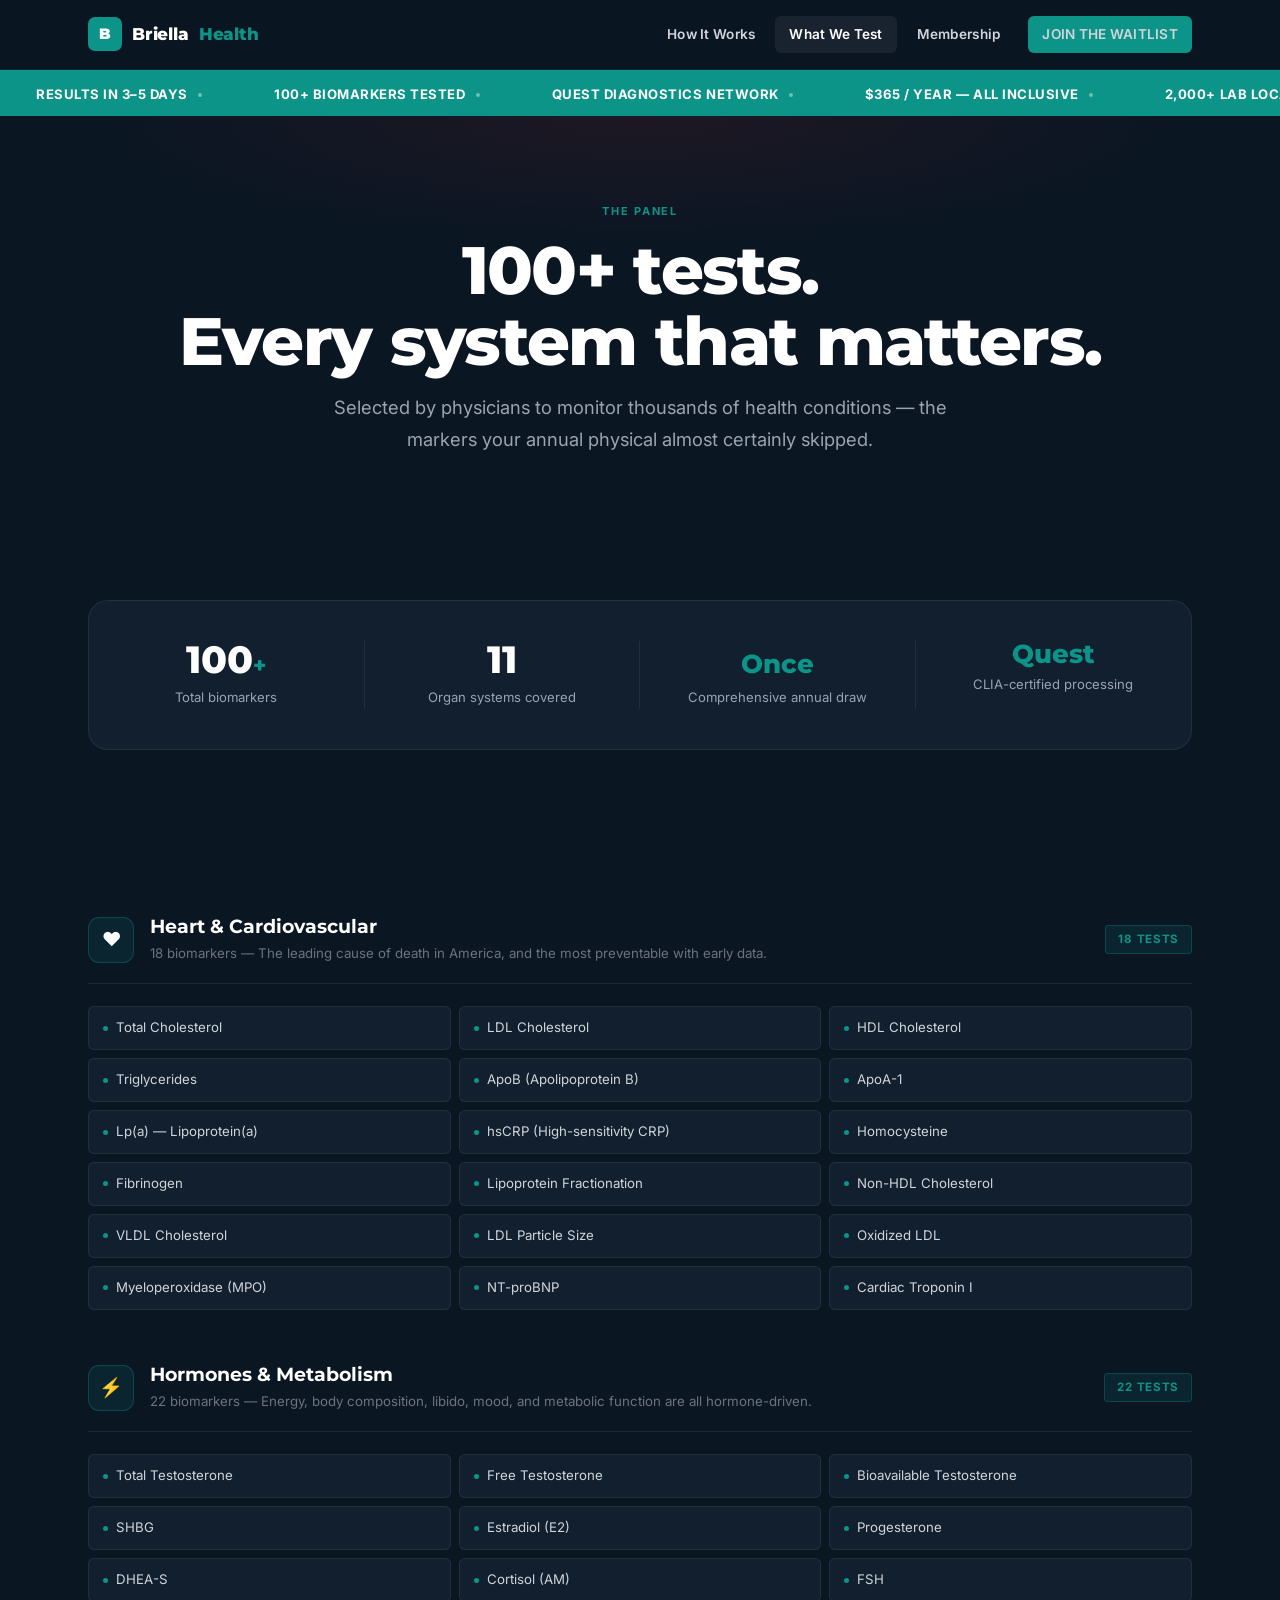
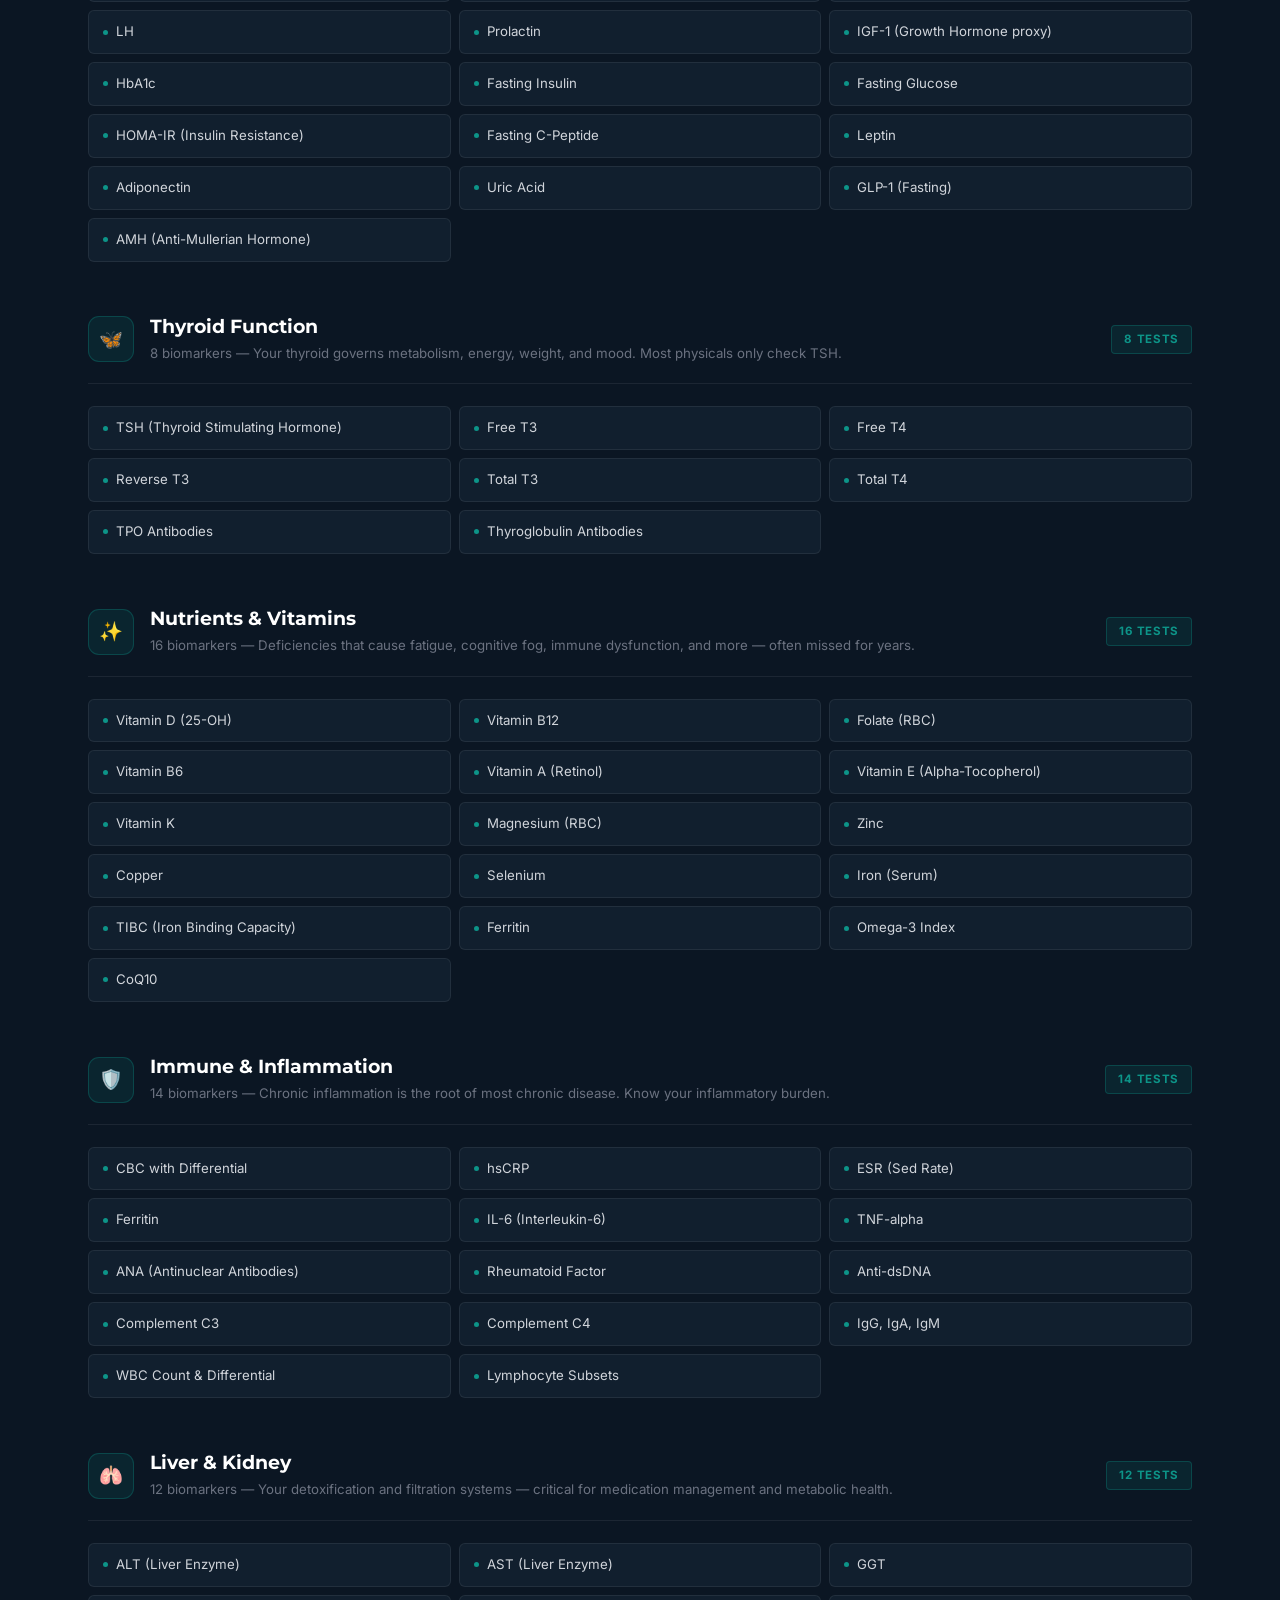
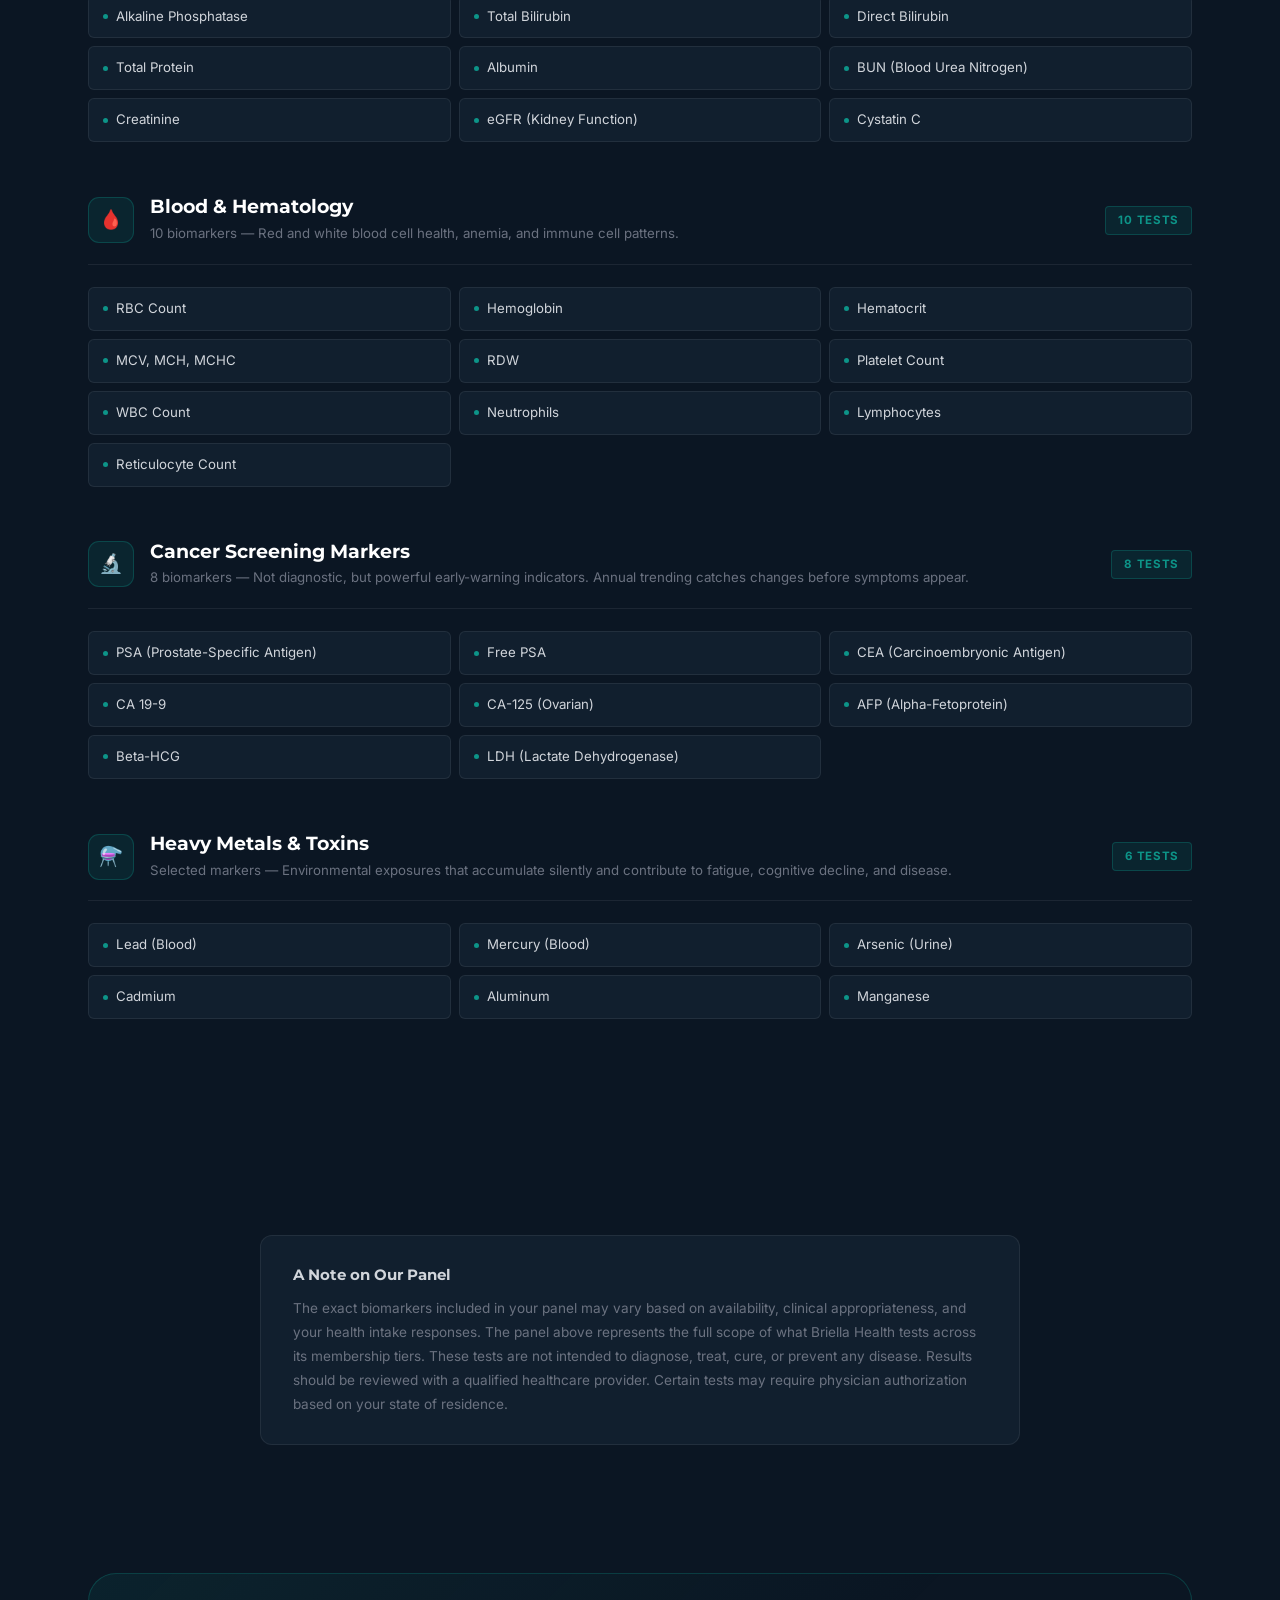
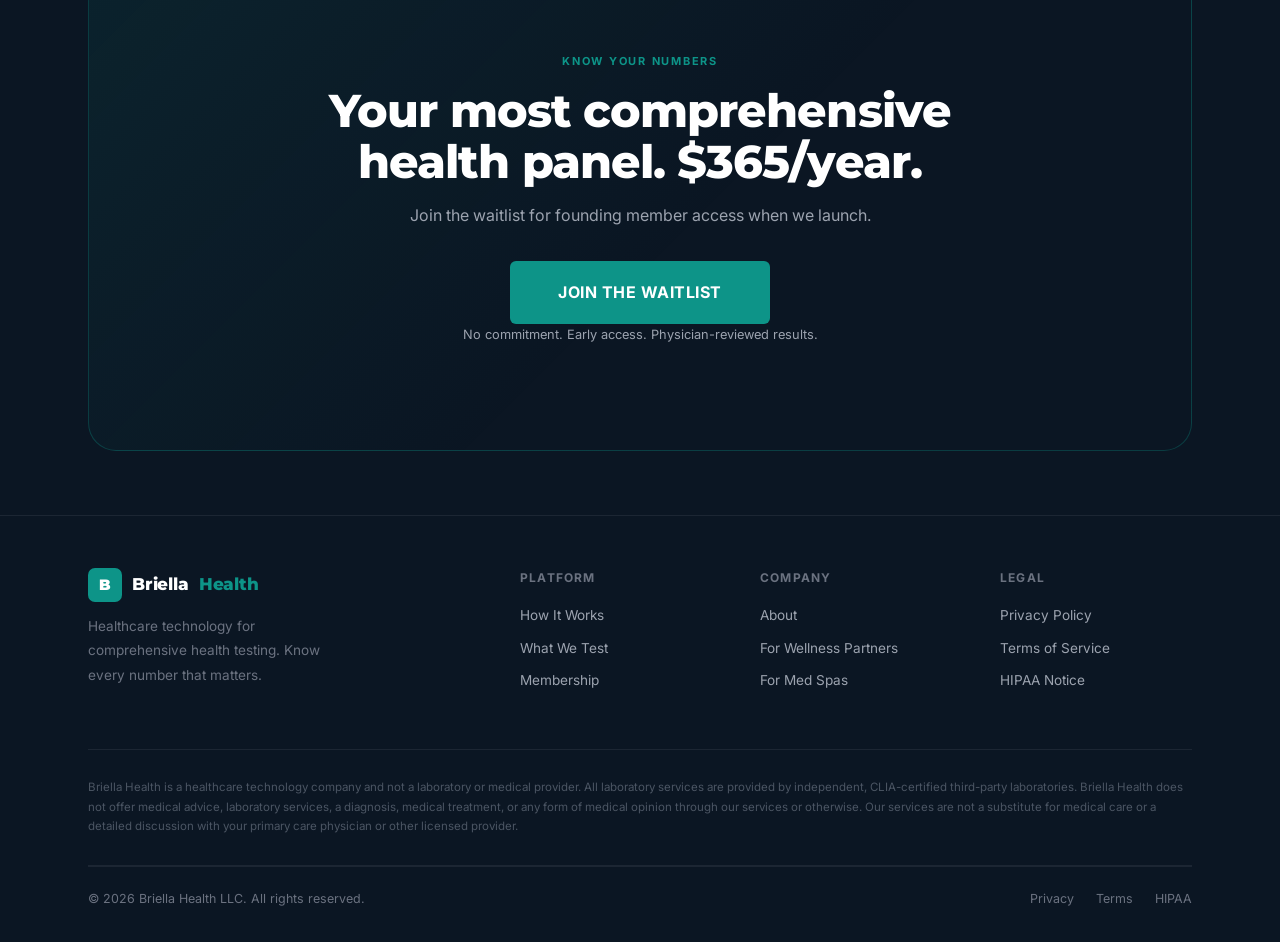
<file: what-we-test.html>
<!DOCTYPE html>
<html lang="en">
<head>
  <meta charset="UTF-8">
  <meta name="viewport" content="width=device-width, initial-scale=1.0">
  <title>What We Test — Briella Health</title>
  <meta name="description" content="100+ biomarkers across every major organ system. See the full Briella Health testing panel — from cardiovascular to hormones, thyroid, nutrients, and more.">
  <link rel="stylesheet" href="styles.css">
  <link rel="preconnect" href="https://fonts.googleapis.com">
  <link rel="preconnect" href="https://fonts.gstatic.com" crossorigin>
</head>
<body>

<!-- ===== NAVIGATION ===== -->
<nav>
  <div class="nav-inner">
    <a href="index.html" class="nav-logo">
      <div class="logo-mark">B</div>
      Briella <span>Health</span>
    </a>
    <div class="nav-links" id="navLinks">
      <a href="how-it-works.html">How It Works</a>
      <a href="what-we-test.html" class="active">What We Test</a>
      <a href="membership.html">Membership</a>
      <a href="index.html#waitlist" class="btn btn-primary nav-cta">Join the Waitlist</a>
    </div>
    <button class="nav-toggle" onclick="document.getElementById('navLinks').classList.toggle('open')" aria-label="Menu">
      <svg width="22" height="22" viewBox="0 0 24 24" fill="none" stroke="currentColor" stroke-width="2"><line x1="3" y1="6" x2="21" y2="6"/><line x1="3" y1="12" x2="21" y2="12"/><line x1="3" y1="18" x2="21" y2="18"/></svg>
    </button>
  </div>
</nav>

<!-- ===== TICKER BAR ===== -->
<div class="ticker-bar">
  <div class="ticker-inner">
    <span class="ticker-item">Results in 3–5 Days <span class="ticker-dot"></span></span>
    <span class="ticker-item">100+ Biomarkers Tested <span class="ticker-dot"></span></span>
    <span class="ticker-item">Quest Diagnostics Network <span class="ticker-dot"></span></span>
    <span class="ticker-item">$365 / Year — All Inclusive <span class="ticker-dot"></span></span>
    <span class="ticker-item">2,000+ Lab Locations <span class="ticker-dot"></span></span>
    <span class="ticker-item">No Insurance Required <span class="ticker-dot"></span></span>
    <span class="ticker-item">Results in 3–5 Days <span class="ticker-dot"></span></span>
    <span class="ticker-item">100+ Biomarkers Tested <span class="ticker-dot"></span></span>
    <span class="ticker-item">Quest Diagnostics Network <span class="ticker-dot"></span></span>
    <span class="ticker-item">$365 / Year — All Inclusive <span class="ticker-dot"></span></span>
    <span class="ticker-item">2,000+ Lab Locations <span class="ticker-dot"></span></span>
    <span class="ticker-item">No Insurance Required <span class="ticker-dot"></span></span>
  </div>
</div>

<!-- ===== PAGE HERO ===== -->
<section class="page-hero">
  <div class="container">
    <div class="eyebrow">The Panel</div>
    <h1>100+ tests.<br>Every system that matters.</h1>
    <p class="lead">Selected by physicians to monitor thousands of health conditions — the markers your annual physical almost certainly skipped.</p>
  </div>
</section>

<!-- ===== PANEL OVERVIEW ===== -->
<section class="section-sm">
  <div class="container">
    <div class="stat-grid" style="border: 1px solid var(--border); border-radius: var(--radius-lg); background: var(--bg-card); padding: 40px 0;">
      <div class="stat-item">
        <div class="stat-value">100<span style="font-size:1.4rem">+</span></div>
        <div class="stat-label">Total biomarkers</div>
      </div>
      <div class="stat-item">
        <div class="stat-value">11</div>
        <div class="stat-label">Organ systems covered</div>
      </div>
      <div class="stat-item">
        <div class="stat-value"><span style="font-size:1.6rem">Once</span></div>
        <div class="stat-label">Comprehensive annual draw</div>
      </div>
      <div class="stat-item">
        <div class="stat-value" style="font-size:1.6rem; color: var(--teal);">Quest</div>
        <div class="stat-label">CLIA-certified processing</div>
      </div>
    </div>
  </div>
</section>

<!-- ===== BIOMARKER CATEGORIES ===== -->
<section class="section">
  <div class="container">

    <!-- Heart & Cardiovascular -->
    <div class="test-category fade-up">
      <div class="test-category-header">
        <div class="test-category-icon">❤️</div>
        <div>
          <h3>Heart &amp; Cardiovascular</h3>
          <p>18 biomarkers — The leading cause of death in America, and the most preventable with early data.</p>
        </div>
        <span class="tag" style="margin-left:auto; flex-shrink:0;">18 tests</span>
      </div>
      <div class="test-grid">
        <div class="test-item">Total Cholesterol</div>
        <div class="test-item">LDL Cholesterol</div>
        <div class="test-item">HDL Cholesterol</div>
        <div class="test-item">Triglycerides</div>
        <div class="test-item">ApoB (Apolipoprotein B)</div>
        <div class="test-item">ApoA-1</div>
        <div class="test-item">Lp(a) — Lipoprotein(a)</div>
        <div class="test-item">hsCRP (High-sensitivity CRP)</div>
        <div class="test-item">Homocysteine</div>
        <div class="test-item">Fibrinogen</div>
        <div class="test-item">Lipoprotein Fractionation</div>
        <div class="test-item">Non-HDL Cholesterol</div>
        <div class="test-item">VLDL Cholesterol</div>
        <div class="test-item">LDL Particle Size</div>
        <div class="test-item">Oxidized LDL</div>
        <div class="test-item">Myeloperoxidase (MPO)</div>
        <div class="test-item">NT-proBNP</div>
        <div class="test-item">Cardiac Troponin I</div>
      </div>
    </div>

    <!-- Hormones & Metabolism -->
    <div class="test-category fade-up">
      <div class="test-category-header">
        <div class="test-category-icon">⚡</div>
        <div>
          <h3>Hormones &amp; Metabolism</h3>
          <p>22 biomarkers — Energy, body composition, libido, mood, and metabolic function are all hormone-driven.</p>
        </div>
        <span class="tag" style="margin-left:auto; flex-shrink:0;">22 tests</span>
      </div>
      <div class="test-grid">
        <div class="test-item">Total Testosterone</div>
        <div class="test-item">Free Testosterone</div>
        <div class="test-item">Bioavailable Testosterone</div>
        <div class="test-item">SHBG</div>
        <div class="test-item">Estradiol (E2)</div>
        <div class="test-item">Progesterone</div>
        <div class="test-item">DHEA-S</div>
        <div class="test-item">Cortisol (AM)</div>
        <div class="test-item">FSH</div>
        <div class="test-item">LH</div>
        <div class="test-item">Prolactin</div>
        <div class="test-item">IGF-1 (Growth Hormone proxy)</div>
        <div class="test-item">HbA1c</div>
        <div class="test-item">Fasting Insulin</div>
        <div class="test-item">Fasting Glucose</div>
        <div class="test-item">HOMA-IR (Insulin Resistance)</div>
        <div class="test-item">Fasting C-Peptide</div>
        <div class="test-item">Leptin</div>
        <div class="test-item">Adiponectin</div>
        <div class="test-item">Uric Acid</div>
        <div class="test-item">GLP-1 (Fasting)</div>
        <div class="test-item">AMH (Anti-Mullerian Hormone)</div>
      </div>
    </div>

    <!-- Thyroid -->
    <div class="test-category fade-up">
      <div class="test-category-header">
        <div class="test-category-icon">🦋</div>
        <div>
          <h3>Thyroid Function</h3>
          <p>8 biomarkers — Your thyroid governs metabolism, energy, weight, and mood. Most physicals only check TSH.</p>
        </div>
        <span class="tag" style="margin-left:auto; flex-shrink:0;">8 tests</span>
      </div>
      <div class="test-grid">
        <div class="test-item">TSH (Thyroid Stimulating Hormone)</div>
        <div class="test-item">Free T3</div>
        <div class="test-item">Free T4</div>
        <div class="test-item">Reverse T3</div>
        <div class="test-item">Total T3</div>
        <div class="test-item">Total T4</div>
        <div class="test-item">TPO Antibodies</div>
        <div class="test-item">Thyroglobulin Antibodies</div>
      </div>
    </div>

    <!-- Nutrients & Vitamins -->
    <div class="test-category fade-up">
      <div class="test-category-header">
        <div class="test-category-icon">✨</div>
        <div>
          <h3>Nutrients &amp; Vitamins</h3>
          <p>16 biomarkers — Deficiencies that cause fatigue, cognitive fog, immune dysfunction, and more — often missed for years.</p>
        </div>
        <span class="tag" style="margin-left:auto; flex-shrink:0;">16 tests</span>
      </div>
      <div class="test-grid">
        <div class="test-item">Vitamin D (25-OH)</div>
        <div class="test-item">Vitamin B12</div>
        <div class="test-item">Folate (RBC)</div>
        <div class="test-item">Vitamin B6</div>
        <div class="test-item">Vitamin A (Retinol)</div>
        <div class="test-item">Vitamin E (Alpha-Tocopherol)</div>
        <div class="test-item">Vitamin K</div>
        <div class="test-item">Magnesium (RBC)</div>
        <div class="test-item">Zinc</div>
        <div class="test-item">Copper</div>
        <div class="test-item">Selenium</div>
        <div class="test-item">Iron (Serum)</div>
        <div class="test-item">TIBC (Iron Binding Capacity)</div>
        <div class="test-item">Ferritin</div>
        <div class="test-item">Omega-3 Index</div>
        <div class="test-item">CoQ10</div>
      </div>
    </div>

    <!-- Immune & Inflammation -->
    <div class="test-category fade-up">
      <div class="test-category-header">
        <div class="test-category-icon">🛡️</div>
        <div>
          <h3>Immune &amp; Inflammation</h3>
          <p>14 biomarkers — Chronic inflammation is the root of most chronic disease. Know your inflammatory burden.</p>
        </div>
        <span class="tag" style="margin-left:auto; flex-shrink:0;">14 tests</span>
      </div>
      <div class="test-grid">
        <div class="test-item">CBC with Differential</div>
        <div class="test-item">hsCRP</div>
        <div class="test-item">ESR (Sed Rate)</div>
        <div class="test-item">Ferritin</div>
        <div class="test-item">IL-6 (Interleukin-6)</div>
        <div class="test-item">TNF-alpha</div>
        <div class="test-item">ANA (Antinuclear Antibodies)</div>
        <div class="test-item">Rheumatoid Factor</div>
        <div class="test-item">Anti-dsDNA</div>
        <div class="test-item">Complement C3</div>
        <div class="test-item">Complement C4</div>
        <div class="test-item">IgG, IgA, IgM</div>
        <div class="test-item">WBC Count &amp; Differential</div>
        <div class="test-item">Lymphocyte Subsets</div>
      </div>
    </div>

    <!-- Liver & Kidney -->
    <div class="test-category fade-up">
      <div class="test-category-header">
        <div class="test-category-icon">🫁</div>
        <div>
          <h3>Liver &amp; Kidney</h3>
          <p>12 biomarkers — Your detoxification and filtration systems — critical for medication management and metabolic health.</p>
        </div>
        <span class="tag" style="margin-left:auto; flex-shrink:0;">12 tests</span>
      </div>
      <div class="test-grid">
        <div class="test-item">ALT (Liver Enzyme)</div>
        <div class="test-item">AST (Liver Enzyme)</div>
        <div class="test-item">GGT</div>
        <div class="test-item">Alkaline Phosphatase</div>
        <div class="test-item">Total Bilirubin</div>
        <div class="test-item">Direct Bilirubin</div>
        <div class="test-item">Total Protein</div>
        <div class="test-item">Albumin</div>
        <div class="test-item">BUN (Blood Urea Nitrogen)</div>
        <div class="test-item">Creatinine</div>
        <div class="test-item">eGFR (Kidney Function)</div>
        <div class="test-item">Cystatin C</div>
      </div>
    </div>

    <!-- Blood & Hematology -->
    <div class="test-category fade-up">
      <div class="test-category-header">
        <div class="test-category-icon">🩸</div>
        <div>
          <h3>Blood &amp; Hematology</h3>
          <p>10 biomarkers — Red and white blood cell health, anemia, and immune cell patterns.</p>
        </div>
        <span class="tag" style="margin-left:auto; flex-shrink:0;">10 tests</span>
      </div>
      <div class="test-grid">
        <div class="test-item">RBC Count</div>
        <div class="test-item">Hemoglobin</div>
        <div class="test-item">Hematocrit</div>
        <div class="test-item">MCV, MCH, MCHC</div>
        <div class="test-item">RDW</div>
        <div class="test-item">Platelet Count</div>
        <div class="test-item">WBC Count</div>
        <div class="test-item">Neutrophils</div>
        <div class="test-item">Lymphocytes</div>
        <div class="test-item">Reticulocyte Count</div>
      </div>
    </div>

    <!-- Cancer Screening -->
    <div class="test-category fade-up">
      <div class="test-category-header">
        <div class="test-category-icon">🔬</div>
        <div>
          <h3>Cancer Screening Markers</h3>
          <p>8 biomarkers — Not diagnostic, but powerful early-warning indicators. Annual trending catches changes before symptoms appear.</p>
        </div>
        <span class="tag" style="margin-left:auto; flex-shrink:0;">8 tests</span>
      </div>
      <div class="test-grid">
        <div class="test-item">PSA (Prostate-Specific Antigen)</div>
        <div class="test-item">Free PSA</div>
        <div class="test-item">CEA (Carcinoembryonic Antigen)</div>
        <div class="test-item">CA 19-9</div>
        <div class="test-item">CA-125 (Ovarian)</div>
        <div class="test-item">AFP (Alpha-Fetoprotein)</div>
        <div class="test-item">Beta-HCG</div>
        <div class="test-item">LDH (Lactate Dehydrogenase)</div>
      </div>
    </div>

    <!-- Heavy Metals & Toxins -->
    <div class="test-category fade-up">
      <div class="test-category-header">
        <div class="test-category-icon">⚗️</div>
        <div>
          <h3>Heavy Metals &amp; Toxins</h3>
          <p>Selected markers — Environmental exposures that accumulate silently and contribute to fatigue, cognitive decline, and disease.</p>
        </div>
        <span class="tag" style="margin-left:auto; flex-shrink:0;">6 tests</span>
      </div>
      <div class="test-grid">
        <div class="test-item">Lead (Blood)</div>
        <div class="test-item">Mercury (Blood)</div>
        <div class="test-item">Arsenic (Urine)</div>
        <div class="test-item">Cadmium</div>
        <div class="test-item">Aluminum</div>
        <div class="test-item">Manganese</div>
      </div>
    </div>

  </div>
</section>

<!-- ===== DISCLAIMER ===== -->
<section class="section-sm">
  <div class="container">
    <div style="background: var(--bg-card); border: 1px solid var(--border); border-radius: var(--radius); padding: 28px 32px; max-width: 760px; margin: 0 auto;">
      <h4 style="margin-bottom: 10px; color: var(--gray-300);">A Note on Our Panel</h4>
      <p style="font-size: 0.85rem; color: var(--gray-500);">The exact biomarkers included in your panel may vary based on availability, clinical appropriateness, and your health intake responses. The panel above represents the full scope of what Briella Health tests across its membership tiers. These tests are not intended to diagnose, treat, cure, or prevent any disease. Results should be reviewed with a qualified healthcare provider. Certain tests may require physician authorization based on your state of residence.</p>
    </div>
  </div>
</section>

<!-- ===== CTA ===== -->
<section class="section-sm">
  <div class="container">
    <div class="cta-band">
      <div class="eyebrow">Know Your Numbers</div>
      <h2>Your most comprehensive<br>health panel. $365/year.</h2>
      <p>Join the waitlist for founding member access when we launch.</p>
      <a href="index.html#waitlist" class="btn btn-primary btn-lg">Join the Waitlist</a>
      <p class="cta-note">No commitment. Early access. Physician-reviewed results.</p>
    </div>
  </div>
</section>

<!-- ===== FOOTER ===== -->
<footer>
  <div class="container">
    <div class="footer-inner">
      <div class="footer-brand">
        <a href="index.html" class="nav-logo">
          <div class="logo-mark">B</div>
          Briella <span>Health</span>
        </a>
        <p>Healthcare technology for comprehensive health testing. Know every number that matters.</p>
      </div>
      <div class="footer-col">
        <h5>Platform</h5>
        <a href="how-it-works.html">How It Works</a>
        <a href="what-we-test.html">What We Test</a>
        <a href="membership.html">Membership</a>
      </div>
      <div class="footer-col">
        <h5>Company</h5>
        <a href="#">About</a>
        <a href="#">For Wellness Partners</a>
        <a href="#">For Med Spas</a>
      </div>
      <div class="footer-col">
        <h5>Legal</h5>
        <a href="#">Privacy Policy</a>
        <a href="#">Terms of Service</a>
        <a href="#">HIPAA Notice</a>
      </div>
    </div>
    <!-- Legal Disclaimer -->
    <div class="footer-disclaimer">
      <p>Briella Health is a healthcare technology company and not a laboratory or medical provider. All laboratory services are provided by independent, CLIA-certified third-party laboratories. Briella Health does not offer medical advice, laboratory services, a diagnosis, medical treatment, or any form of medical opinion through our services or otherwise. Our services are not a substitute for medical care or a detailed discussion with your primary care physician or other licensed provider.</p>
    </div>

    <div class="footer-bottom">
      <span>© 2026 Briella Health LLC. All rights reserved.</span>
      <div class="footer-legal">
        <a href="#">Privacy</a>
        <a href="#">Terms</a>
        <a href="#">HIPAA</a>
      </div>
    </div>
  </div>
</footer>

<script>
  const observer = new IntersectionObserver((entries) => {
    entries.forEach(e => { if (e.isIntersecting) e.target.classList.add('visible'); });
  }, { threshold: 0.08 });
  document.querySelectorAll('.fade-up').forEach(el => observer.observe(el));
</script>

<!-- LOGIN MODAL -->
<div class="login-modal-overlay" id="loginModal" onclick="if(event.target===this)closeLoginModal()">
  <div class="login-modal">
    <button class="login-modal-close" onclick="closeLoginModal()">&#215;</button>
    <h3>Welcome back</h3>
    <p class="login-subtitle">Sign in to your Briella Health account</p>
    <div class="login-options">
      <a href="patient-portal.html" class="login-option">
        <div class="login-option-icon">🧬</div>
        <div><h4>I'm a Patient</h4><p>View your lab results, biomarker trends, and health insights</p></div>
      </a>
      <div class="login-divider">or</div>
      <a href="spa-portal.html" class="login-option">
        <div class="login-option-icon">🏥</div>
        <div><h4>I'm a Provider / Med Spa</h4><p>Manage your patients and view their lab results</p></div>
      </a>
    </div>
  </div>
</div>
<script>
function openLoginModal() { document.getElementById('loginModal').classList.add('open'); document.body.style.overflow='hidden'; }
function closeLoginModal() { document.getElementById('loginModal').classList.remove('open'); document.body.style.overflow=''; }
document.addEventListener('keydown', e => { if(e.key==='Escape') closeLoginModal(); });
<\/script>

</body>
</html>
</file>
<file: styles.css>
/* =========================================
   Briella Health — Global Stylesheet
   briellahealth.com · Deep Navy + Physician Teal palette
   ========================================= */

@import url('https://fonts.googleapis.com/css2?family=Montserrat:wght@300;400;500;600;700;800;900&family=Inter:wght@300;400;500;600;700&display=swap');

/* --- Reset & Base --- */
*, *::before, *::after { box-sizing: border-box; margin: 0; padding: 0; }

:root {
  /* === Briella Health Color Palette — Deep Navy + Physician Teal + Warm Gold === */
  --bg-dark:       #0b1623;        /* Near-black — primary background */
  --bg-card:       #111f2e;        /* Card / section backgrounds */
  --bg-card-hover: #1a2d42;
  --bg-mid:        #0e1929;
  --bg-light:      #162438;        /* Slightly lighter panels */

  /* Briella Teal — primary brand accent */
  --teal:          #0d9488;
  --teal-light:    #14b8b3;
  --teal-dim:      rgba(13,148,136,0.12);
  --teal-border:   rgba(13,148,136,0.30);

  /* Gold accent — secondary (science-backed, premium) */
  --gold:          #f59e0b;
  --gold-dim:      rgba(245,158,11,0.12);

  --white:         #ffffff;
  --gray-50:       #f8fafc;
  --gray-100:      #f1f5f9;
  --gray-300:      #d1d5db;
  --gray-400:      #9ca3af;
  --gray-500:      #6b7280;
  --gray-600:      #4b5563;

  --border:        rgba(255,255,255,0.07);
  --border-strong: rgba(255,255,255,0.12);
  --border-teal:   rgba(13,148,136,0.30);

  --radius-sm:     6px;
  --radius:        12px;
  --radius-lg:     20px;
  --radius-xl:     28px;

  --shadow-card:   0 2px 4px rgba(0,0,0,0.5), 0 12px 40px rgba(0,0,0,0.35);
  --shadow-glow:   0 0 80px rgba(13,148,136,0.12);

  /* Typography — Montserrat for headings (matches medical/clinic aesthetic), Inter for body */
  --font-heading:  'Montserrat', -apple-system, sans-serif;
  --font-body:     'Inter', -apple-system, sans-serif;

  --max-w:         1160px;
  --nav-h:         70px;
}

html { scroll-behavior: smooth; font-size: 16px; }
body {
  font-family: var(--font-body);
  background: var(--bg-dark);
  color: var(--white);
  line-height: 1.65;
  -webkit-font-smoothing: antialiased;
}
a { color: inherit; text-decoration: none; }
img { display: block; max-width: 100%; }
ul { list-style: none; }

/* --- Layout --- */
.container { max-width: var(--max-w); margin: 0 auto; padding: 0 28px; }
.section    { padding: 100px 0; }
.section-sm { padding: 64px 0; }
.text-teal     { color: var(--teal); }
.text-gold   { color: var(--gold); }
.text-muted  { color: var(--gray-400); }
.text-center { text-align: center; }

/* --- Typography --- */
.eyebrow {
  display: inline-block;
  font-family: var(--font-body);
  font-size: 11px;
  font-weight: 700;
  letter-spacing: 0.16em;
  text-transform: uppercase;
  color: var(--teal);
  margin-bottom: 14px;
}
h1, h2, h3, h4 { font-family: var(--font-heading); }
h1 { font-size: clamp(2.5rem, 5.5vw, 4.2rem); font-weight: 800; line-height: 1.07; letter-spacing: -0.025em; }
h2 { font-size: clamp(1.9rem, 3.8vw, 2.9rem); font-weight: 800; line-height: 1.1; letter-spacing: -0.02em; }
h3 { font-size: 1.2rem; font-weight: 700; line-height: 1.3; }
h4 { font-size: 0.95rem; font-weight: 700; line-height: 1.4; }
p  { color: var(--gray-300); line-height: 1.78; }
.lead { font-size: 1.15rem; color: var(--gray-300); line-height: 1.72; max-width: 620px; }

/* --- Marquee Ticker (myleaderhealth.com style) --- */
.ticker-bar {
  margin-top: var(--nav-h);
  background: var(--teal);
  padding: 10px 0;
  overflow: hidden;
  white-space: nowrap;
}
.ticker-inner {
  display: inline-flex;
  animation: ticker 28s linear infinite;
  gap: 0;
}
.ticker-inner:hover { animation-play-state: paused; }
.ticker-item {
  display: inline-flex;
  align-items: center;
  gap: 10px;
  padding: 0 36px;
  font-family: var(--font-body);
  font-size: 0.82rem;
  font-weight: 700;
  letter-spacing: 0.04em;
  color: #fff;
  text-transform: uppercase;
}
.ticker-dot {
  width: 4px; height: 4px;
  background: rgba(255,255,255,0.4);
  border-radius: 50%;
  flex-shrink: 0;
}
@keyframes ticker {
  0%   { transform: translateX(0); }
  100% { transform: translateX(-50%); }
}

/* --- Buttons --- */
.btn {
  display: inline-flex;
  align-items: center;
  justify-content: center;
  gap: 8px;
  padding: 14px 30px;
  border-radius: 6px;
  font-family: var(--font-body);
  font-size: 0.9rem;
  font-weight: 700;
  letter-spacing: 0.03em;
  cursor: pointer;
  border: none;
  transition: all 0.2s ease;
  white-space: nowrap;
  text-transform: uppercase;
}
.btn-primary {
  background: var(--teal);
  color: #fff;
}
.btn-primary:hover {
  background: var(--teal-light);
  transform: translateY(-1px);
  box-shadow: 0 8px 28px rgba(13,148,136,0.38);
}
.btn-outline {
  background: transparent;
  color: var(--white);
  border: 1.5px solid var(--border-strong);
}
.btn-outline:hover { border-color: var(--teal); color: var(--teal); }
.btn-ghost {
  background: rgba(255,255,255,0.06);
  color: var(--white);
  border: 1px solid var(--border-strong);
}
.btn-ghost:hover { background: rgba(255,255,255,0.1); }
.btn-lg { padding: 17px 38px; font-size: 0.95rem; }

/* --- Navigation --- */
nav {
  position: fixed;
  top: 0; left: 0; right: 0;
  z-index: 100;
  height: var(--nav-h);
  display: flex;
  align-items: center;
  border-bottom: 1px solid var(--border);
  backdrop-filter: blur(24px);
  -webkit-backdrop-filter: blur(24px);
  background: rgba(11,22,35,0.92);
}
.nav-inner {
  display: flex;
  align-items: center;
  justify-content: space-between;
  width: 100%;
  max-width: var(--max-w);
  margin: 0 auto;
  padding: 0 28px;
}
.nav-logo {
  font-family: var(--font-heading);
  font-size: 1.05rem;
  font-weight: 800;
  letter-spacing: -0.01em;
  color: var(--white);
  display: flex;
  align-items: center;
  gap: 10px;
}
.nav-logo span { color: var(--teal); }
.nav-logo .logo-mark {
  width: 34px; height: 34px;
  background: var(--teal);
  border-radius: 7px;
  display: flex; align-items: center; justify-content: center;
  font-size: 15px; font-weight: 900;
  color: #fff;
  font-family: var(--font-heading);
}
.nav-links {
  display: flex;
  align-items: center;
  gap: 6px;
}
.nav-links a {
  padding: 7px 14px;
  border-radius: 6px;
  font-size: 0.85rem;
  font-weight: 600;
  color: var(--gray-300);
  letter-spacing: 0.02em;
  transition: all 0.15s;
}
.nav-links a:hover, .nav-links a.active { color: var(--white); background: rgba(255,255,255,0.06); }
.nav-cta { margin-left: 8px; }
.nav-toggle { display: none; background: none; border: none; color: var(--white); cursor: pointer; padding: 4px; }
@media (max-width: 768px) {
  .nav-links { display: none; }
  .nav-toggle { display: block; }
  .nav-links.open {
    display: flex; flex-direction: column;
    position: absolute; top: var(--nav-h); left: 0; right: 0;
    background: rgba(11,22,35,0.98);
    padding: 16px 24px 24px;
    border-bottom: 1px solid var(--border);
    gap: 4px;
  }
  .nav-links.open a { padding: 10px 12px; }
  .nav-cta { display: none; }
}

/* --- Hero --- */
.hero {
  padding: 100px 0 100px;
  position: relative;
  overflow: hidden;
}
.hero-bg {
  position: absolute; inset: 0;
  background:
    radial-gradient(ellipse 75% 55% at 50% -5%, rgba(13,148,136,0.10) 0%, transparent 65%),
    radial-gradient(ellipse 45% 35% at 85% 85%, rgba(13,148,136,0.06) 0%, transparent 55%);
  pointer-events: none;
}
.hero-grid {
  display: grid;
  grid-template-columns: 1fr 1fr;
  gap: 64px;
  align-items: center;
}
.hero-content { max-width: 580px; }
.hero h1 { margin-bottom: 22px; }
.hero h1 em { font-style: normal; color: var(--teal); }
.hero .lead { margin-bottom: 38px; }
.hero-actions { display: flex; gap: 14px; flex-wrap: wrap; align-items: center; }
.hero-trust {
  display: flex; align-items: center; gap: 12px;
  margin-top: 38px; padding-top: 28px;
  border-top: 1px solid var(--border);
  flex-wrap: wrap;
}
.hero-trust-item { display: flex; align-items: center; gap: 8px; font-size: 0.82rem; color: var(--gray-400); }
.hero-trust-item strong { color: var(--white); }
.trust-dot { width: 3px; height: 3px; background: var(--gray-600); border-radius: 50%; }
.hero-visual { display: flex; justify-content: flex-end; }

/* Biomarker card */
.biomarker-card {
  background: var(--bg-card);
  border: 1px solid var(--border-strong);
  border-radius: var(--radius-lg);
  padding: 28px;
  width: 100%;
  max-width: 400px;
  box-shadow: var(--shadow-card), var(--shadow-glow);
}
.biomarker-card-header {
  display: flex; justify-content: space-between; align-items: center;
  margin-bottom: 20px;
}
.biomarker-card-header h4 { font-size: 0.8rem; color: var(--gray-400); font-weight: 500; font-family: var(--font-body); }
.biomarker-count { font-size: 1.9rem; font-weight: 800; color: var(--white); font-family: var(--font-heading); }
.biomarker-count span { font-size: 0.85rem; font-weight: 500; color: var(--gray-400); margin-left: 3px; font-family: var(--font-body); }
.biomarker-rows { display: flex; flex-direction: column; gap: 8px; }
.biomarker-row {
  display: flex; align-items: center; justify-content: space-between;
  padding: 10px 14px;
  background: var(--bg-dark);
  border-radius: var(--radius-sm);
  border: 1px solid var(--border);
  transition: border-color 0.15s;
}
.biomarker-row:hover { border-color: var(--border-teal); }
.biomarker-row-left { display: flex; align-items: center; gap: 10px; }
.bm-icon { width: 26px; height: 26px; background: var(--teal-dim); border-radius: 6px; display:flex; align-items:center; justify-content:center; font-size:13px; }
.bm-name { font-size: 0.83rem; font-weight: 600; font-family: var(--font-body); }
.bm-count { font-size: 0.72rem; color: var(--teal); font-weight: 700; background: var(--teal-dim); padding: 2px 8px; border-radius: 100px; border: 1px solid var(--teal-border); }
@media (max-width: 900px) {
  .hero-grid { grid-template-columns: 1fr; gap: 48px; }
  .hero-visual { justify-content: center; }
  .biomarker-card { max-width: 100%; }
}

/* --- Stat Bar --- */
.stat-bar {
  background: var(--bg-card);
  border-top: 1px solid var(--border);
  border-bottom: 1px solid var(--border);
  padding: 40px 0;
}
.stat-grid { display: grid; grid-template-columns: repeat(4, 1fr); }
.stat-item { text-align: center; padding: 0 24px; border-right: 1px solid var(--border); }
.stat-item:last-child { border-right: none; }
.stat-value { font-family: var(--font-heading); font-size: 2.4rem; font-weight: 800; color: var(--white); line-height: 1; margin-bottom: 8px; }
.stat-value span { color: var(--teal); }
.stat-label { font-size: 0.82rem; color: var(--gray-400); }
@media (max-width: 640px) {
  .stat-grid { grid-template-columns: repeat(2, 1fr); gap: 24px; }
  .stat-item { border-right: none; border-bottom: 1px solid var(--border); padding-bottom: 24px; }
  .stat-item:nth-child(3), .stat-item:nth-child(4) { border-bottom: none; }
}

/* --- Section Headers --- */
.section-header { margin-bottom: 60px; }
.section-header h2 { margin-bottom: 14px; }
.section-header .lead { color: var(--gray-400); }
.section-header.centered { text-align: center; }
.section-header.centered .lead { margin: 0 auto; }

/* --- Step Cards (How It Works) --- */
.steps-grid { display: grid; grid-template-columns: repeat(3, 1fr); gap: 24px; }
.step-card {
  background: var(--bg-card);
  border: 1px solid var(--border);
  border-radius: var(--radius);
  padding: 32px 26px;
  transition: border-color 0.2s, transform 0.2s;
}
.step-card:hover { border-color: var(--border-teal); transform: translateY(-3px); }
.step-number {
  width: 42px; height: 42px;
  background: var(--teal-dim);
  border: 1px solid var(--border-teal);
  border-radius: 10px;
  display: flex; align-items: center; justify-content: center;
  font-family: var(--font-heading);
  font-size: 1rem; font-weight: 800; color: var(--teal);
  margin-bottom: 20px;
}
.step-card h3 { margin-bottom: 10px; font-size: 1.1rem; }
.step-card p { font-size: 0.9rem; color: var(--gray-400); }
@media (max-width: 768px) { .steps-grid { grid-template-columns: 1fr; gap: 14px; } }

/* --- Biomarker Category Grid --- */
.category-grid { display: grid; grid-template-columns: repeat(4, 1fr); gap: 14px; }
.category-card {
  background: var(--bg-card);
  border: 1px solid var(--border);
  border-radius: var(--radius);
  padding: 22px 18px;
  transition: all 0.2s;
}
.category-card:hover { border-color: var(--border-teal); background: var(--bg-card-hover); transform: translateY(-2px); }
.category-icon { font-size: 1.5rem; margin-bottom: 12px; }
.category-card h4 { margin-bottom: 4px; font-size: 0.9rem; }
.category-card p { font-size: 0.78rem; color: var(--gray-500); line-height: 1.5; margin-top: 4px; }
.category-badge { font-size: 0.7rem; color: var(--teal); font-weight: 700; }
@media (max-width: 900px) { .category-grid { grid-template-columns: repeat(2, 1fr); } }
@media (max-width: 480px) { .category-grid { grid-template-columns: 1fr; } }

/* --- Physician Strip --- */
.physician-strip {
  background: var(--bg-card);
  border-radius: var(--radius-xl);
  border: 1px solid var(--border-strong);
  padding: 56px 60px;
  display: grid;
  grid-template-columns: 1fr 1fr;
  gap: 48px;
  align-items: center;
}
.physician-strip .eyebrow { margin-bottom: 12px; }
.physician-strip h2 { margin-bottom: 18px; }
.physician-strip p { margin-bottom: 22px; }
.physician-creds { display: flex; flex-direction: column; gap: 14px; }
.physician-cred { display: flex; align-items: flex-start; gap: 12px; }
.cred-icon { width: 36px; height: 36px; background: var(--teal-dim); border: 1px solid var(--border-teal); border-radius: 8px; flex-shrink: 0; display:flex; align-items:center; justify-content:center; font-size:15px; }
.cred-text h4 { font-size: 0.88rem; margin-bottom: 2px; }
.cred-text p { font-size: 0.8rem; color: var(--gray-500); margin: 0; }
.physician-quote {
  background: var(--bg-dark);
  border: 1px solid var(--border-teal);
  border-radius: var(--radius);
  padding: 30px;
}
.physician-quote blockquote {
  font-size: 1.05rem;
  font-weight: 500;
  line-height: 1.72;
  color: var(--gray-100);
  margin-bottom: 22px;
  font-style: italic;
}
.physician-quote blockquote::before { content: '"'; color: var(--teal); font-size: 1.4rem; line-height: 1; font-style: normal; }
.physician-sig { display: flex; align-items: center; gap: 14px; }
.physician-avatar {
  width: 46px; height: 46px;
  background: linear-gradient(135deg, var(--teal) 0%, #B91C1C 100%);
  border-radius: 50%;
  display:flex; align-items:center; justify-content:center;
  font-family: var(--font-heading);
  font-size: 1rem; font-weight: 800; color: #fff;
}
.physician-sig-text h4 { font-size: 0.88rem; margin-bottom: 2px; }
.physician-sig-text p { font-size: 0.76rem; color: var(--gray-500); margin: 0; }
@media (max-width: 900px) {
  .physician-strip { grid-template-columns: 1fr; padding: 34px 26px; }
}

/* --- CTA Band --- */
.cta-band {
  background: linear-gradient(135deg, rgba(13,148,136,0.10) 0%, rgba(10,10,10,0) 55%);
  border: 1px solid var(--border-teal);
  border-radius: var(--radius-xl);
  padding: 72px 60px;
  text-align: center;
}
.cta-band h2 { margin-bottom: 14px; }
.cta-band p { color: var(--gray-400); max-width: 500px; margin: 0 auto 32px; }
.cta-band .btn-primary { font-size: 1rem; padding: 18px 48px; }
.cta-note { margin-top: 14px; font-size: 0.8rem; color: var(--gray-500); }
@media (max-width: 768px) { .cta-band { padding: 48px 22px; } }

/* --- Waitlist Form --- */
.waitlist-form {
  display: flex; gap: 10px;
  max-width: 460px; margin: 0 auto;
  flex-wrap: wrap; justify-content: center;
}
.waitlist-input {
  flex: 1; min-width: 210px;
  padding: 14px 20px;
  background: rgba(255,255,255,0.05);
  border: 1.5px solid var(--border-strong);
  border-radius: 6px;
  font-size: 0.92rem; color: var(--white);
  font-family: var(--font-body); outline: none;
  transition: border-color 0.2s;
}
.waitlist-input::placeholder { color: var(--gray-500); }
.waitlist-input:focus { border-color: var(--teal); }

/* --- Footer --- */
footer {
  border-top: 1px solid var(--border);
  padding: 52px 0 32px;
}
.footer-inner {
  display: grid;
  grid-template-columns: 2fr 1fr 1fr 1fr;
  gap: 48px;
  margin-bottom: 48px;
}
.footer-brand p { font-size: 0.85rem; color: var(--gray-500); margin-top: 12px; max-width: 250px; }
.footer-col h5 {
  font-family: var(--font-body);
  font-size: 0.75rem; font-weight: 700;
  letter-spacing: 0.10em; text-transform: uppercase;
  color: var(--gray-500); margin-bottom: 16px;
}
.footer-col a { display: block; font-size: 0.85rem; color: var(--gray-400); margin-bottom: 10px; transition: color 0.15s; }
.footer-col a:hover { color: var(--teal); }
.footer-bottom {
  display: flex; justify-content: space-between; align-items: center;
  padding-top: 22px; border-top: 1px solid var(--border);
  font-size: 0.78rem; color: var(--gray-500);
  flex-wrap: wrap; gap: 12px;
}
.footer-legal a { color: var(--gray-500); margin-left: 18px; }
.footer-legal a:hover { color: var(--gray-300); }
@media (max-width: 768px) {
  .footer-inner { grid-template-columns: 1fr 1fr; gap: 28px; }
  .footer-bottom { flex-direction: column; text-align: center; }
}
@media (max-width: 480px) { .footer-inner { grid-template-columns: 1fr; } }

/* --- Page Hero (inner pages) --- */
.page-hero {
  padding: 80px 0 80px;
  background: radial-gradient(ellipse 65% 45% at 50% 0%, rgba(220,38,38,0.09) 0%, transparent 65%);
  text-align: center;
}
.page-hero h1 { margin-bottom: 14px; }
.page-hero .lead { margin: 0 auto; color: var(--gray-400); }

/* --- Process Steps (How It Works page) --- */
.process-step {
  display: grid; grid-template-columns: 72px 1fr;
  gap: 28px; align-items: start;
  padding: 38px 0;
  border-bottom: 1px solid var(--border);
}
.process-step:last-child { border-bottom: none; }
.process-num {
  width: 52px; height: 52px;
  background: var(--teal-dim);
  border: 1px solid var(--border-teal);
  border-radius: 12px;
  display: flex; align-items: center; justify-content: center;
  font-family: var(--font-heading);
  font-size: 1.3rem; font-weight: 800; color: var(--teal);
  flex-shrink: 0;
}
.process-content h3 { margin-bottom: 10px; font-size: 1.25rem; }
.process-content p { color: var(--gray-400); margin-bottom: 14px; }
.process-detail { display: flex; flex-wrap: wrap; gap: 8px; margin-top: 14px; }
.process-tag {
  padding: 4px 12px;
  background: var(--bg-card);
  border: 1px solid var(--border);
  border-radius: 4px;
  font-size: 0.76rem;
  color: var(--gray-300);
}
@media (max-width: 640px) { .process-step { grid-template-columns: 1fr; } }

/* --- Test Categories (What We Test page) --- */
.test-category { margin-bottom: 52px; }
.test-category-header {
  display: flex; align-items: center; gap: 16px;
  margin-bottom: 22px; padding-bottom: 18px;
  border-bottom: 1px solid var(--border);
}
.test-category-icon {
  width: 46px; height: 46px;
  background: var(--teal-dim);
  border: 1px solid var(--border-teal);
  border-radius: 11px;
  display: flex; align-items: center; justify-content: center;
  font-size: 1.2rem;
}
.test-category-header h3 { margin-bottom: 3px; }
.test-category-header p { font-size: 0.83rem; color: var(--gray-500); margin: 0; }
.test-grid { display: grid; grid-template-columns: repeat(3, 1fr); gap: 8px; }
.test-item {
  background: var(--bg-card);
  border: 1px solid var(--border);
  border-radius: var(--radius-sm);
  padding: 10px 14px;
  font-size: 0.83rem;
  color: var(--gray-300);
  display: flex; align-items: center; gap: 8px;
  transition: border-color 0.15s;
}
.test-item:hover { border-color: var(--border-teal); }
.test-item::before { content: ''; width: 5px; height: 5px; background: var(--teal); border-radius: 50%; flex-shrink: 0; }
@media (max-width: 640px) { .test-grid { grid-template-columns: 1fr 1fr; } }

/* --- Pricing --- */
.pricing-grid { display: grid; grid-template-columns: 1fr 1fr; gap: 22px; }
.pricing-card {
  background: var(--bg-card);
  border: 1px solid var(--border);
  border-radius: var(--radius-lg);
  padding: 38px 34px;
  position: relative;
  transition: border-color 0.2s;
}
.pricing-card.featured {
  border-color: var(--teal);
  box-shadow: 0 0 50px rgba(13,148,136,0.10);
}
.pricing-badge {
  position: absolute; top: -13px; left: 50%; transform: translateX(-50%);
  background: var(--teal); color: #fff;
  font-size: 0.72rem; font-weight: 800;
  letter-spacing: 0.08em; text-transform: uppercase;
  padding: 4px 18px; border-radius: 4px; white-space: nowrap;
}
.pricing-label { font-size: 0.75rem; font-weight: 700; letter-spacing: 0.10em; text-transform: uppercase; color: var(--gray-400); margin-bottom: 12px; }
.pricing-price { display: flex; align-items: baseline; gap: 4px; margin-bottom: 6px; }
.pricing-price .amount { font-family: var(--font-heading); font-size: 3rem; font-weight: 800; line-height: 1; }
.pricing-price .period { font-size: 0.95rem; color: var(--gray-400); }
.pricing-subtext { font-size: 0.8rem; color: var(--gray-500); margin-bottom: 26px; }
.pricing-divider { border: none; border-top: 1px solid var(--border); margin: 22px 0; }
.pricing-features { display: flex; flex-direction: column; gap: 11px; margin-bottom: 28px; }
.pricing-feature { display: flex; align-items: flex-start; gap: 10px; font-size: 0.86rem; color: var(--gray-300); }
.pricing-feature .check { color: var(--teal); font-size: 1rem; flex-shrink: 0; margin-top: 1px; }
.pricing-cta { width: 100%; text-align: center; }
@media (max-width: 768px) { .pricing-grid { grid-template-columns: 1fr; } }

/* --- FAQ --- */
.faq-list { max-width: 700px; margin: 0 auto; }
.faq-item { border-bottom: 1px solid var(--border); padding: 22px 0; }
.faq-question {
  font-family: var(--font-heading);
  font-size: 0.95rem; font-weight: 700;
  color: var(--white); cursor: pointer;
  display: flex; justify-content: space-between; align-items: center;
  gap: 16px; user-select: none;
}
.faq-question::after { content: '+'; font-size: 1.2rem; color: var(--teal); flex-shrink: 0; font-family: var(--font-body); }
.faq-answer { font-size: 0.88rem; color: var(--gray-400); margin-top: 12px; line-height: 1.78; }

/* --- Comparison Table --- */
.compare-table { width: 100%; border-collapse: collapse; }
.compare-table th {
  padding: 14px 18px;
  text-align: left; font-size: 0.82rem; font-weight: 700;
  letter-spacing: 0.05em; text-transform: uppercase;
  color: var(--gray-400); border-bottom: 1px solid var(--border);
}
.compare-table th.highlight { color: var(--teal); }
.compare-table td { padding: 13px 18px; font-size: 0.86rem; color: var(--gray-300); border-bottom: 1px solid var(--border); }
.compare-table td.highlight { color: var(--white); font-weight: 600; }
.compare-table tr:last-child td { border-bottom: none; }
.check-yes { color: var(--teal); font-size: 1.05rem; }
.check-no  { color: var(--gray-600); font-size: 1.05rem; }

/* --- Utility --- */
.divider { border: none; border-top: 1px solid var(--border); margin: 0; }
.tag {
  display: inline-block; padding: 4px 12px; border-radius: 4px;
  font-size: 0.72rem; font-weight: 700; letter-spacing: 0.06em; text-transform: uppercase;
  background: var(--teal-dim); color: var(--teal); border: 1px solid var(--border-teal);
}

/* --- Savings Comparison --- */
.savings-compare {
  display: grid;
  grid-template-columns: 1fr 1fr;
  gap: 22px;
  max-width: 800px;
  margin: 0 auto;
}
.savings-col {
  background: var(--bg-card);
  border: 1px solid var(--border);
  border-radius: var(--radius-lg);
  padding: 36px 30px;
  text-align: center;
}
.savings-col h4 { font-size: 0.85rem; color: var(--gray-400); margin-bottom: 14px; font-weight: 600; }
.savings-col p { font-size: 0.85rem; color: var(--gray-500); margin-top: 14px; }
.savings-price { font-family: var(--font-heading); font-size: 2.6rem; font-weight: 800; line-height: 1; }
.savings-price span { font-size: 1rem; font-weight: 500; color: var(--gray-400); }
.savings-col-other .savings-price { color: var(--gray-400); text-decoration: line-through; text-decoration-color: var(--gray-600); }
.savings-col-lhl {
  border-color: var(--teal);
  box-shadow: 0 0 50px rgba(220,38,38,0.08);
}
.savings-col-lhl .savings-price { color: var(--white); }
@media (max-width: 640px) { .savings-compare { grid-template-columns: 1fr; } }

/* --- FAQ Toggle --- */
.faq-item { overflow: hidden; }
.faq-answer { max-height: 0; overflow: hidden; transition: max-height 0.3s ease, margin 0.3s ease; margin-top: 0; }
.faq-item.open .faq-answer { max-height: 300px; margin-top: 12px; }
.faq-question::after { transition: transform 0.2s ease; }
.faq-item.open .faq-question::after { content: '−'; transform: rotate(0); }

/* --- Footer Disclaimer --- */
.footer-disclaimer {
  margin-top: 40px;
  padding: 28px 0;
  border-top: 1px solid var(--border);
  border-bottom: 1px solid var(--border);
}
.footer-disclaimer p {
  font-size: 0.72rem;
  color: var(--gray-600);
  line-height: 1.7;
  margin-bottom: 10px;
}
.footer-disclaimer p:last-child { margin-bottom: 0; }

/* --- Scroll Animations --- */
@media (prefers-reduced-motion: no-preference) {
  .fade-up { opacity: 0; transform: translateY(22px); transition: opacity 0.55s ease, transform 0.55s ease; }
  .fade-up.visible { opacity: 1; transform: translateY(0); }
}

/* =========================================
   Login Modal
   ========================================= */
.login-modal-overlay {
  position: fixed; inset: 0; z-index: 500;
  background: rgba(0,0,0,0.75);
  backdrop-filter: blur(8px);
  display: none; align-items: center; justify-content: center;
}
.login-modal-overlay.open { display: flex; }
.login-modal {
  background: var(--bg-card);
  border: 1px solid var(--border-strong);
  border-radius: var(--radius-xl);
  padding: 48px;
  width: 100%; max-width: 480px;
  position: relative;
  box-shadow: 0 32px 80px rgba(0,0,0,0.6);
}
.login-modal-close {
  position: absolute; top: 20px; right: 20px;
  background: none; border: none; color: var(--gray-400);
  font-size: 1.4rem; cursor: pointer; line-height: 1;
  transition: color 0.15s;
}
.login-modal-close:hover { color: var(--white); }
.login-modal h3 { font-size: 1.4rem; margin-bottom: 6px; }
.login-modal .login-subtitle { font-size: 0.88rem; color: var(--gray-400); margin-bottom: 32px; }
.login-options { display: flex; flex-direction: column; gap: 14px; }
.login-option {
  display: flex; align-items: center; gap: 18px;
  padding: 20px 22px;
  background: var(--bg-dark);
  border: 1px solid var(--border-strong);
  border-radius: var(--radius);
  cursor: pointer; transition: all 0.2s;
  text-decoration: none; color: inherit;
}
.login-option:hover { border-color: var(--teal); transform: translateY(-2px); background: var(--bg-card-hover); }
.login-option-icon {
  width: 48px; height: 48px; border-radius: 12px;
  background: var(--teal-dim); border: 1px solid var(--teal-border);
  display: flex; align-items: center; justify-content: center; font-size: 1.3rem;
  flex-shrink: 0;
}
.login-option h4 { font-size: 0.95rem; margin-bottom: 3px; color: var(--white); }
.login-option p { font-size: 0.78rem; color: var(--gray-400); line-height: 1.4; }
.login-divider { text-align: center; font-size: 0.75rem; color: var(--gray-500); margin: 10px 0; }

/* =========================================
   Portal & Dashboard Shared Styles
   ========================================= */
.portal-nav {
  position: fixed; top: 0; left: 0; right: 0; z-index: 100;
  height: var(--nav-h); display: flex; align-items: center;
  border-bottom: 1px solid var(--border);
  backdrop-filter: blur(24px);
  background: rgba(11,22,35,0.95);
  padding: 0 32px;
  justify-content: space-between;
}
.portal-nav-left { display: flex; align-items: center; gap: 12px; }
.portal-badge {
  font-size: 0.68rem; font-weight: 700; letter-spacing: 0.12em;
  text-transform: uppercase; padding: 3px 10px; border-radius: 100px;
  background: var(--teal-dim); color: var(--teal); border: 1px solid var(--teal-border);
}
.portal-nav-right { display: flex; align-items: center; gap: 14px; }
.portal-avatar {
  width: 36px; height: 36px; border-radius: 50%;
  background: var(--teal); display: flex; align-items: center; justify-content: center;
  font-size: 0.85rem; font-weight: 700; color: #fff;
}
.portal-body { padding-top: var(--nav-h); min-height: 100vh; }
.portal-sidebar {
  position: fixed; top: var(--nav-h); left: 0; bottom: 0; width: 240px;
  border-right: 1px solid var(--border); padding: 24px 16px;
  background: var(--bg-dark); overflow-y: auto;
}
.portal-main { margin-left: 240px; padding: 36px 40px; }
.sidebar-label {
  font-size: 0.68rem; font-weight: 700; letter-spacing: 0.12em;
  text-transform: uppercase; color: var(--gray-500); padding: 0 12px;
  margin: 20px 0 8px;
}
.sidebar-link {
  display: flex; align-items: center; gap: 10px;
  padding: 9px 12px; border-radius: 8px;
  font-size: 0.85rem; font-weight: 500; color: var(--gray-300);
  transition: all 0.15s; cursor: pointer; text-decoration: none;
}
.sidebar-link:hover { background: var(--bg-card); color: var(--white); }
.sidebar-link.active { background: var(--teal-dim); color: var(--teal); border: 1px solid var(--teal-border); }
.sidebar-link .sl-icon { width: 18px; text-align: center; font-size: 0.95rem; }
.stat-card {
  background: var(--bg-card); border: 1px solid var(--border);
  border-radius: var(--radius); padding: 24px;
}
.stat-card-value { font-size: 2rem; font-weight: 800; font-family: var(--font-heading); color: var(--white); }
.stat-card-label { font-size: 0.78rem; color: var(--gray-400); margin-top: 4px; }
.stat-card-delta { font-size: 0.75rem; font-weight: 600; margin-top: 8px; }
.delta-up { color: #22c55e; }
.delta-down { color: #ef4444; }
.status-pill {
  display: inline-flex; align-items: center; gap: 6px;
  font-size: 0.7rem; font-weight: 700; padding: 3px 10px; border-radius: 100px;
  text-transform: uppercase; letter-spacing: 0.06em;
}
.status-optimal { background: rgba(34,197,94,0.12); color: #22c55e; border: 1px solid rgba(34,197,94,0.25); }
.status-borderline { background: rgba(245,158,11,0.12); color: #f59e0b; border: 1px solid rgba(245,158,11,0.25); }
.status-flag { background: rgba(239,68,68,0.12); color: #ef4444; border: 1px solid rgba(239,68,68,0.25); }
.status-pending { background: var(--teal-dim); color: var(--teal); border: 1px solid var(--teal-border); }

/* =========================================
   Biomarker Library
   ========================================= */
.bm-library-grid {
  display: grid; grid-template-columns: repeat(auto-fill, minmax(300px, 1fr)); gap: 16px;
}
.bm-lib-card {
  background: var(--bg-card); border: 1px solid var(--border);
  border-radius: var(--radius); padding: 22px;
  cursor: pointer; transition: all 0.2s;
}
.bm-lib-card:hover { border-color: var(--teal-border); transform: translateY(-2px); }
.bm-lib-card-header { display: flex; justify-content: space-between; align-items: flex-start; margin-bottom: 10px; }
.bm-lib-cat-tag {
  font-size: 0.65rem; font-weight: 700; letter-spacing: 0.1em; text-transform: uppercase;
  padding: 2px 8px; border-radius: 100px;
  background: var(--teal-dim); color: var(--teal); border: 1px solid var(--teal-border);
}
.bm-lib-card h4 { font-size: 0.95rem; margin-bottom: 6px; }
.bm-lib-card p { font-size: 0.82rem; color: var(--gray-400); line-height: 1.55; }
.bm-lib-ranges { margin-top: 14px; padding-top: 14px; border-top: 1px solid var(--border); display: grid; grid-template-columns: 1fr 1fr; gap: 10px; }
.bm-range-item label { display: block; font-size: 0.65rem; font-weight: 700; text-transform: uppercase; letter-spacing: 0.08em; color: var(--gray-500); margin-bottom: 3px; }
.bm-range-item span { font-size: 0.8rem; color: var(--gray-300); }
.bm-range-item span.optimal { color: var(--teal); }
.search-filter-bar {
  display: flex; gap: 12px; align-items: center; margin-bottom: 32px; flex-wrap: wrap;
}
.search-input {
  flex: 1; min-width: 240px; background: var(--bg-card); border: 1px solid var(--border-strong);
  border-radius: var(--radius-sm); padding: 11px 16px; color: var(--white);
  font-family: var(--font-body); font-size: 0.9rem; outline: none; transition: border-color 0.15s;
}
.search-input:focus { border-color: var(--teal); }
.search-input::placeholder { color: var(--gray-500); }
.filter-tabs { display: flex; gap: 8px; flex-wrap: wrap; }
.filter-tab {
  padding: 8px 16px; border-radius: 100px; font-size: 0.78rem; font-weight: 600;
  background: var(--bg-card); border: 1px solid var(--border); color: var(--gray-400);
  cursor: pointer; transition: all 0.15s;
}
.filter-tab:hover { border-color: var(--teal-border); color: var(--teal); }
.filter-tab.active { background: var(--teal-dim); border-color: var(--teal-border); color: var(--teal); }
.bm-count-label { font-size: 0.82rem; color: var(--gray-500); margin-bottom: 20px; }

/* B2B For Med Spas */
.feature-row { display: grid; grid-template-columns: 1fr 1fr; gap: 64px; align-items: center; margin-bottom: 100px; }
.feature-row.reverse { direction: rtl; }
.feature-row.reverse > * { direction: ltr; }
.feature-mockup { background: var(--bg-card); border: 1px solid var(--border-strong); border-radius: var(--radius-xl); padding: 28px; box-shadow: var(--shadow-card); }
.pricing-card { background: var(--bg-card); border: 1px solid var(--border); border-radius: var(--radius-lg); padding: 36px; }
.pricing-card.featured { border-color: var(--teal); box-shadow: 0 0 40px rgba(13,148,136,0.12); }
.pricing-grid { display: grid; grid-template-columns: repeat(3, 1fr); gap: 24px; }
.price-value { font-size: 2.4rem; font-weight: 800; font-family: var(--font-heading); color: var(--white); }
.price-period { font-size: 0.82rem; color: var(--gray-400); }
.price-feature-list { margin-top: 24px; display: flex; flex-direction: column; gap: 10px; }
.price-feature { display: flex; align-items: center; gap: 10px; font-size: 0.85rem; color: var(--gray-300); }
.price-feature::before { content: '✓'; color: var(--teal); font-weight: 700; flex-shrink: 0; }

@media (max-width: 768px) {
  .portal-sidebar { display: none; }
  .portal-main { margin-left: 0; padding: 24px 20px; }
  .feature-row { grid-template-columns: 1fr; gap: 32px; }
  .feature-row.reverse { direction: ltr; }
  .pricing-grid { grid-template-columns: 1fr; }
  .bm-library-grid { grid-template-columns: 1fr; }
  .photo-strip { grid-template-columns: 1fr 1fr; }
  .people-grid { grid-template-columns: repeat(2, 1fr); }
}

/* ===== LIFESTYLE PHOTO STRIP ===== */
.photo-strip {
  display: grid;
  grid-template-columns: repeat(4, 1fr);
  gap: 14px;
  margin-top: 48px;
}
.photo-card {
  position: relative;
  border-radius: 14px;
  overflow: hidden;
  aspect-ratio: 4/5;
  background: var(--bg-card);
}
.photo-card img {
  width: 100%;
  height: 100%;
  object-fit: cover;
  display: block;
  transition: transform 0.5s ease;
}
.photo-card:hover img {
  transform: scale(1.05);
}
.photo-overlay {
  position: absolute;
  bottom: 0; left: 0; right: 0;
  padding: 36px 18px 18px;
  background: linear-gradient(transparent, rgba(11,22,35,0.88));
}
.photo-label {
  font-family: var(--font-heading);
  font-weight: 700;
  font-size: 0.78rem;
  letter-spacing: 0.08em;
  text-transform: uppercase;
  color: var(--teal-light);
  margin-bottom: 4px;
}
.photo-caption {
  font-size: 0.82rem;
  color: rgba(255,255,255,0.75);
  line-height: 1.4;
}

/* ===== PEOPLE GRID (Who It's For) ===== */
.people-grid {
  display: grid;
  grid-template-columns: repeat(3, 1fr);
  gap: 28px;
  margin-top: 48px;
}
.people-card {
  background: var(--bg-card);
  border: 1px solid var(--border);
  border-radius: var(--radius-lg);
  overflow: hidden;
  transition: border-color 0.2s, box-shadow 0.2s;
}
.people-card:hover {
  border-color: var(--teal-border);
  box-shadow: 0 8px 32px rgba(13,148,136,0.08);
}
.people-photo {
  width: 100%;
  aspect-ratio: 4/3;
  object-fit: cover;
  display: block;
}
.people-card-body {
  padding: 22px 24px;
}
.people-card-body h4 {
  font-size: 1rem;
  font-weight: 700;
  color: var(--white);
  margin-bottom: 8px;
}
.people-card-body p {
  font-size: 0.85rem;
  color: var(--gray-400);
  line-height: 1.55;
  margin: 0;
}

/* ===== FLOATING HELP BUTTON ===== */
.help-btn {
  position: fixed;
  bottom: 28px;
  right: 28px;
  width: 52px;
  height: 52px;
  border-radius: 50%;
  background: var(--teal);
  color: var(--white);
  font-family: var(--font-heading);
  font-size: 1.3rem;
  font-weight: 700;
  border: none;
  cursor: pointer;
  box-shadow: 0 4px 20px rgba(13,148,136,0.45);
  z-index: 900;
  transition: background 0.15s, transform 0.15s, box-shadow 0.15s;
  display: flex;
  align-items: center;
  justify-content: center;
}
.help-btn:hover {
  background: var(--teal-light);
  transform: scale(1.08);
  box-shadow: 0 6px 28px rgba(13,148,136,0.55);
}

.help-overlay {
  position: fixed;
  bottom: 92px;
  right: 28px;
  z-index: 901;
  opacity: 0;
  pointer-events: none;
  transform: translateY(12px) scale(0.97);
  transition: all 0.22s ease;
}
.help-overlay.open {
  opacity: 1;
  pointer-events: all;
  transform: translateY(0) scale(1);
}
.help-panel {
  background: var(--bg-card);
  border: 1px solid var(--border-strong);
  border-radius: 16px;
  padding: 24px;
  width: 300px;
  box-shadow: 0 20px 60px rgba(0,0,0,0.5);
}
.help-panel-header {
  display: flex;
  justify-content: space-between;
  align-items: center;
  margin-bottom: 18px;
}
.help-panel-title {
  font-family: var(--font-heading);
  font-weight: 700;
  font-size: 0.95rem;
  color: var(--white);
}
.help-panel-close {
  background: none;
  border: none;
  color: var(--gray-500);
  font-size: 1.3rem;
  cursor: pointer;
  line-height: 1;
  padding: 0;
  transition: color 0.15s;
}
.help-panel-close:hover { color: var(--white); }
.help-link {
  display: block;
  padding: 11px 14px;
  background: rgba(255,255,255,0.03);
  border: 1px solid var(--border);
  border-radius: 9px;
  font-size: 0.83rem;
  color: var(--gray-300);
  text-decoration: none;
  transition: border-color 0.15s, color 0.15s, background 0.15s;
}
.help-link:hover {
  border-color: var(--teal-border);
  color: var(--teal-light);
  background: var(--teal-dim);
}

/* ===== LOGO FIX ===== */
.nav-logo {
  flex-shrink: 0;
  white-space: nowrap;
}

/* ===== HAMBURGER / MORE BUTTON ===== */
.nav-more-btn {
  display: flex;
  flex-direction: column;
  gap: 4px;
  padding: 9px 10px;
  background: none;
  border: 1px solid var(--border);
  border-radius: 8px;
  cursor: pointer;
  transition: border-color 0.15s;
  margin-left: 4px;
  flex-shrink: 0;
}
.nav-more-btn:hover,
.nav-more-btn.open {
  border-color: var(--teal-border);
}
.more-bar {
  display: block;
  width: 18px;
  height: 2px;
  background: var(--gray-400);
  border-radius: 2px;
  transition: background 0.15s;
}
.nav-more-btn:hover .more-bar,
.nav-more-btn.open .more-bar {
  background: var(--teal-light);
}

/* ===== MEGA DROPDOWN ===== */
.nav-dropdown {
  position: absolute;
  top: 100%;
  left: 0;
  right: 0;
  background: var(--bg-card);
  border-top: 1px solid var(--border);
  border-bottom: 1px solid var(--border);
  box-shadow: 0 16px 48px rgba(0,0,0,0.45);
  z-index: 1000;
  display: none;
}
.nav-dropdown.open {
  display: block;
}
.nav-dropdown-inner {
  max-width: 1100px;
  margin: 0 auto;
  padding: 40px 48px;
}
.nav-dropdown-cols {
  display: grid;
  grid-template-columns: 1fr 1fr 1.1fr;
  gap: 48px;
}
.nav-dropdown-col {
  display: flex;
  flex-direction: column;
}
.nav-dropdown-col-title {
  font-size: 0.65rem;
  font-weight: 700;
  letter-spacing: 0.1em;
  text-transform: uppercase;
  color: var(--gray-500);
  margin-bottom: 12px;
}
.nav-dropdown-link {
  display: block;
  padding: 14px 0;
  border-bottom: 1px solid var(--border);
  text-decoration: none;
  transition: all 0.15s;
}
.nav-dropdown-link:last-child {
  border-bottom: none;
}
.nav-dropdown-label {
  display: block;
  font-weight: 600;
  font-size: 0.88rem;
  color: var(--white);
  margin-bottom: 3px;
  transition: color 0.15s;
}
.nav-dropdown-desc {
  display: block;
  font-size: 0.78rem;
  color: var(--gray-500);
  line-height: 1.45;
}
.nav-dropdown-link:hover .nav-dropdown-label {
  color: var(--teal-light);
}
.nav-dropdown-card {
  background: linear-gradient(135deg, #0a1825, #0b2535);
  border: 1px solid var(--teal-border);
  border-radius: 14px;
  padding: 28px 24px;
  height: 100%;
  box-sizing: border-box;
}
.nav-dropdown-card .eyebrow {
  font-size: 0.65rem;
  margin-bottom: 14px;
}
.nav-dropdown-card-title {
  font-size: 1.15rem;
  font-weight: 700;
  color: var(--white);
  line-height: 1.3;
  margin-bottom: 10px;
}
.nav-dropdown-card-title em {
  font-style: normal;
  color: var(--teal-light);
}
.nav-dropdown-card-body {
  font-size: 0.8rem;
  color: var(--gray-400);
  margin-bottom: 22px;
  line-height: 1.5;
}

@media (max-width: 900px) {
  .nav-dropdown-cols {
    grid-template-columns: 1fr;
    gap: 0;
  }
  .nav-dropdown-inner {
    padding: 24px 20px;
  }
  .nav-more-btn {
    display: flex;
  }
}
</file>
